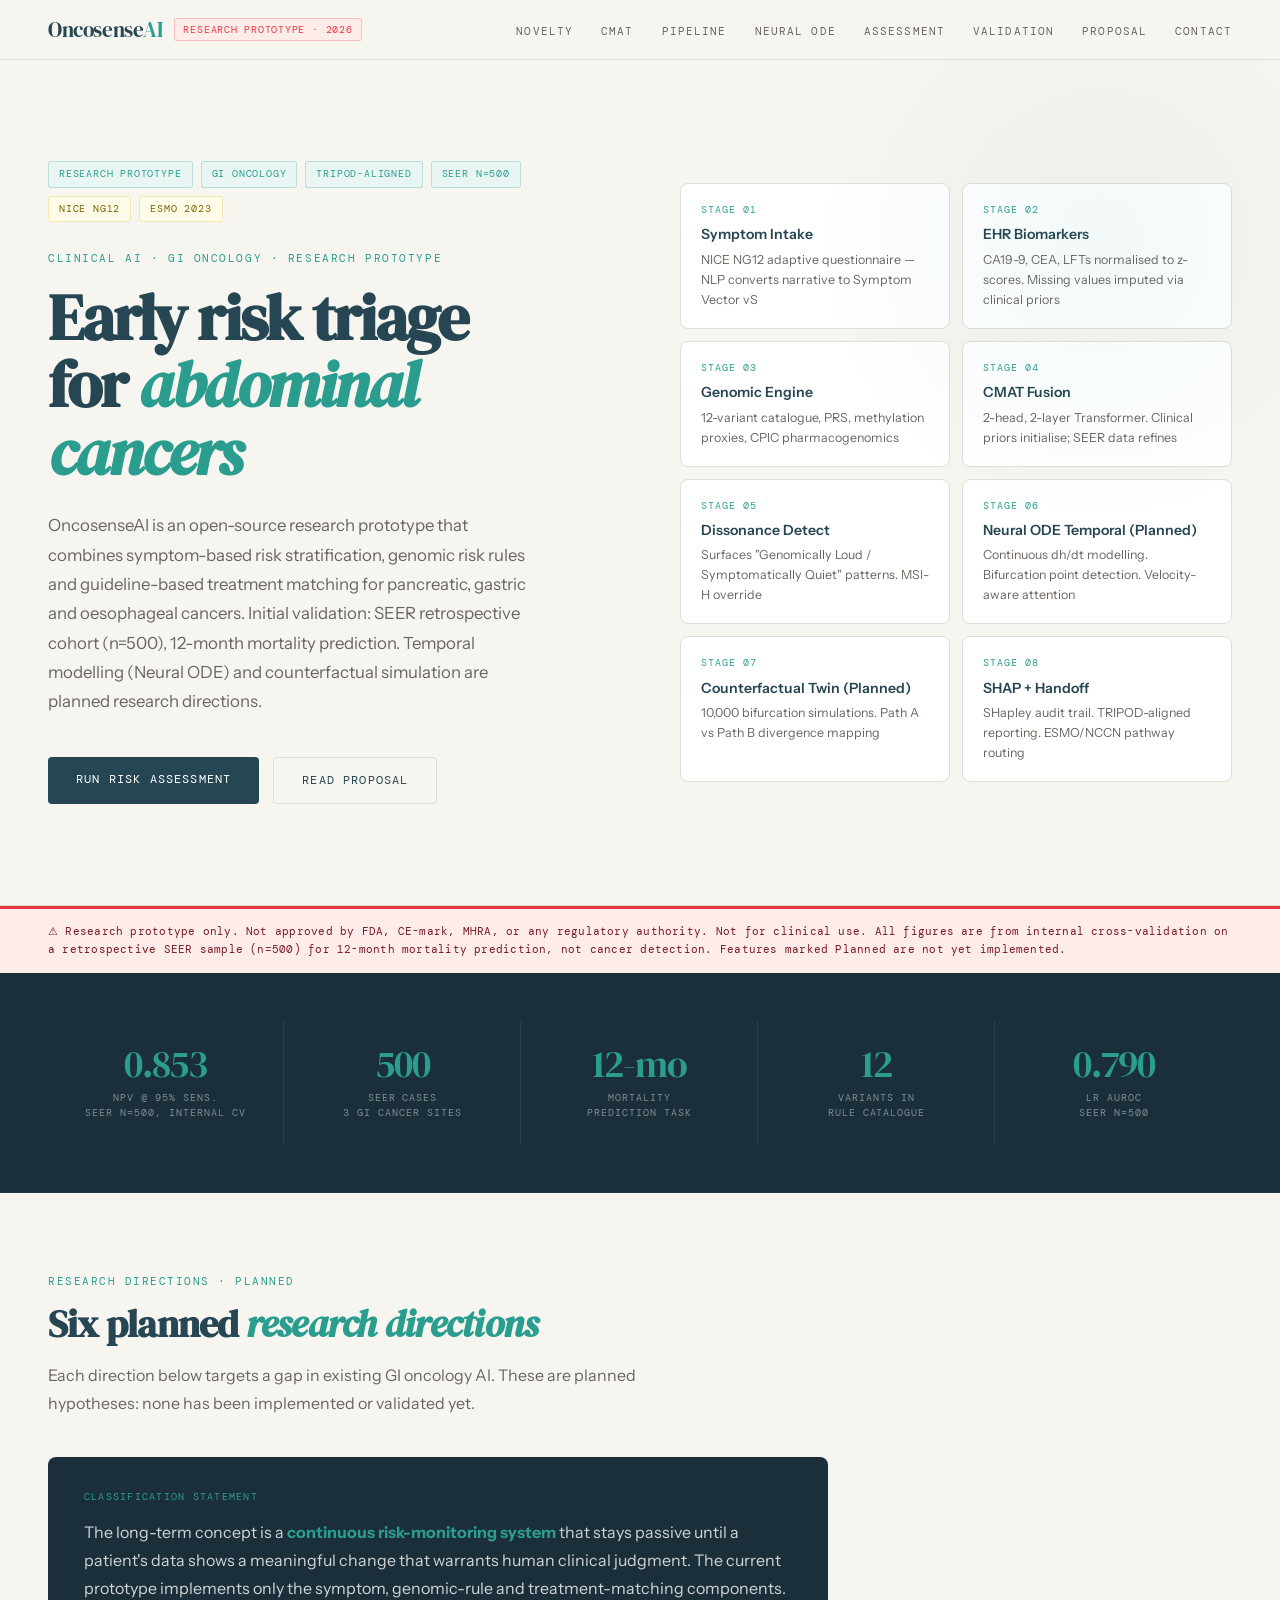
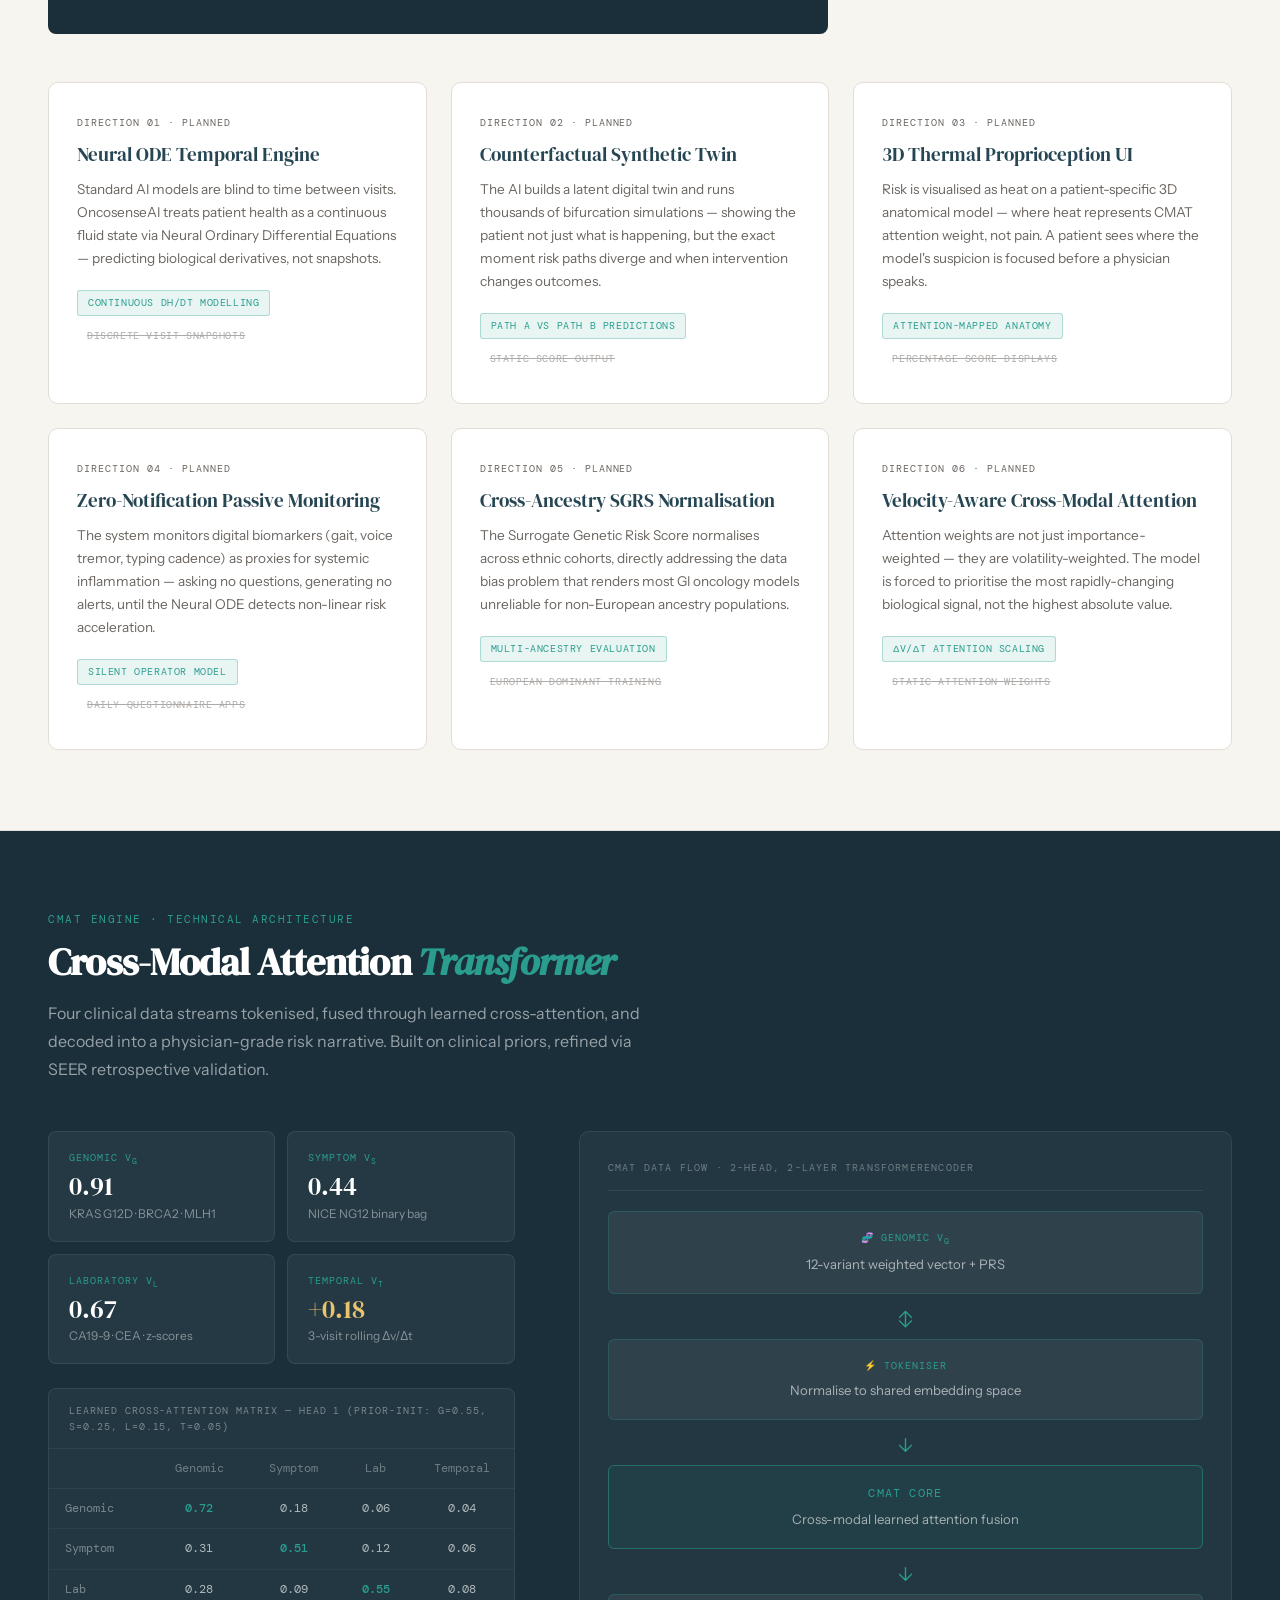
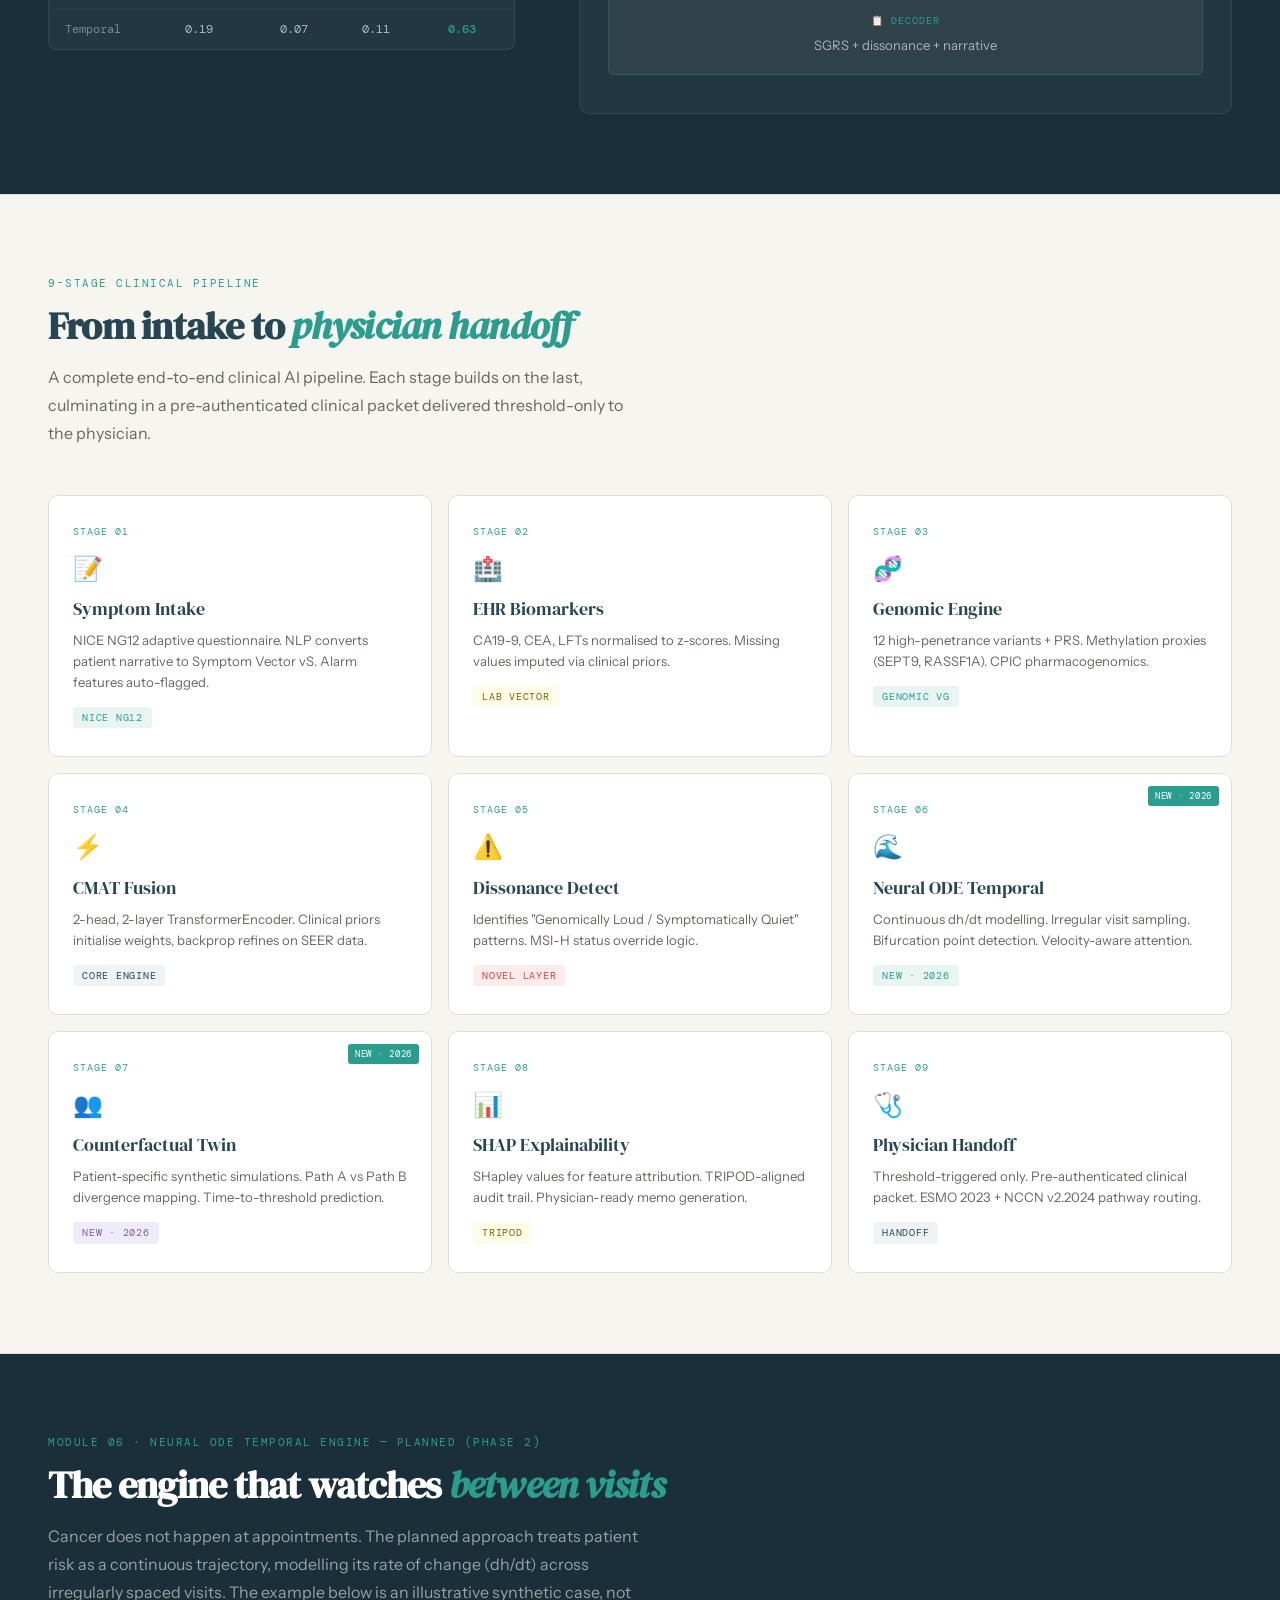
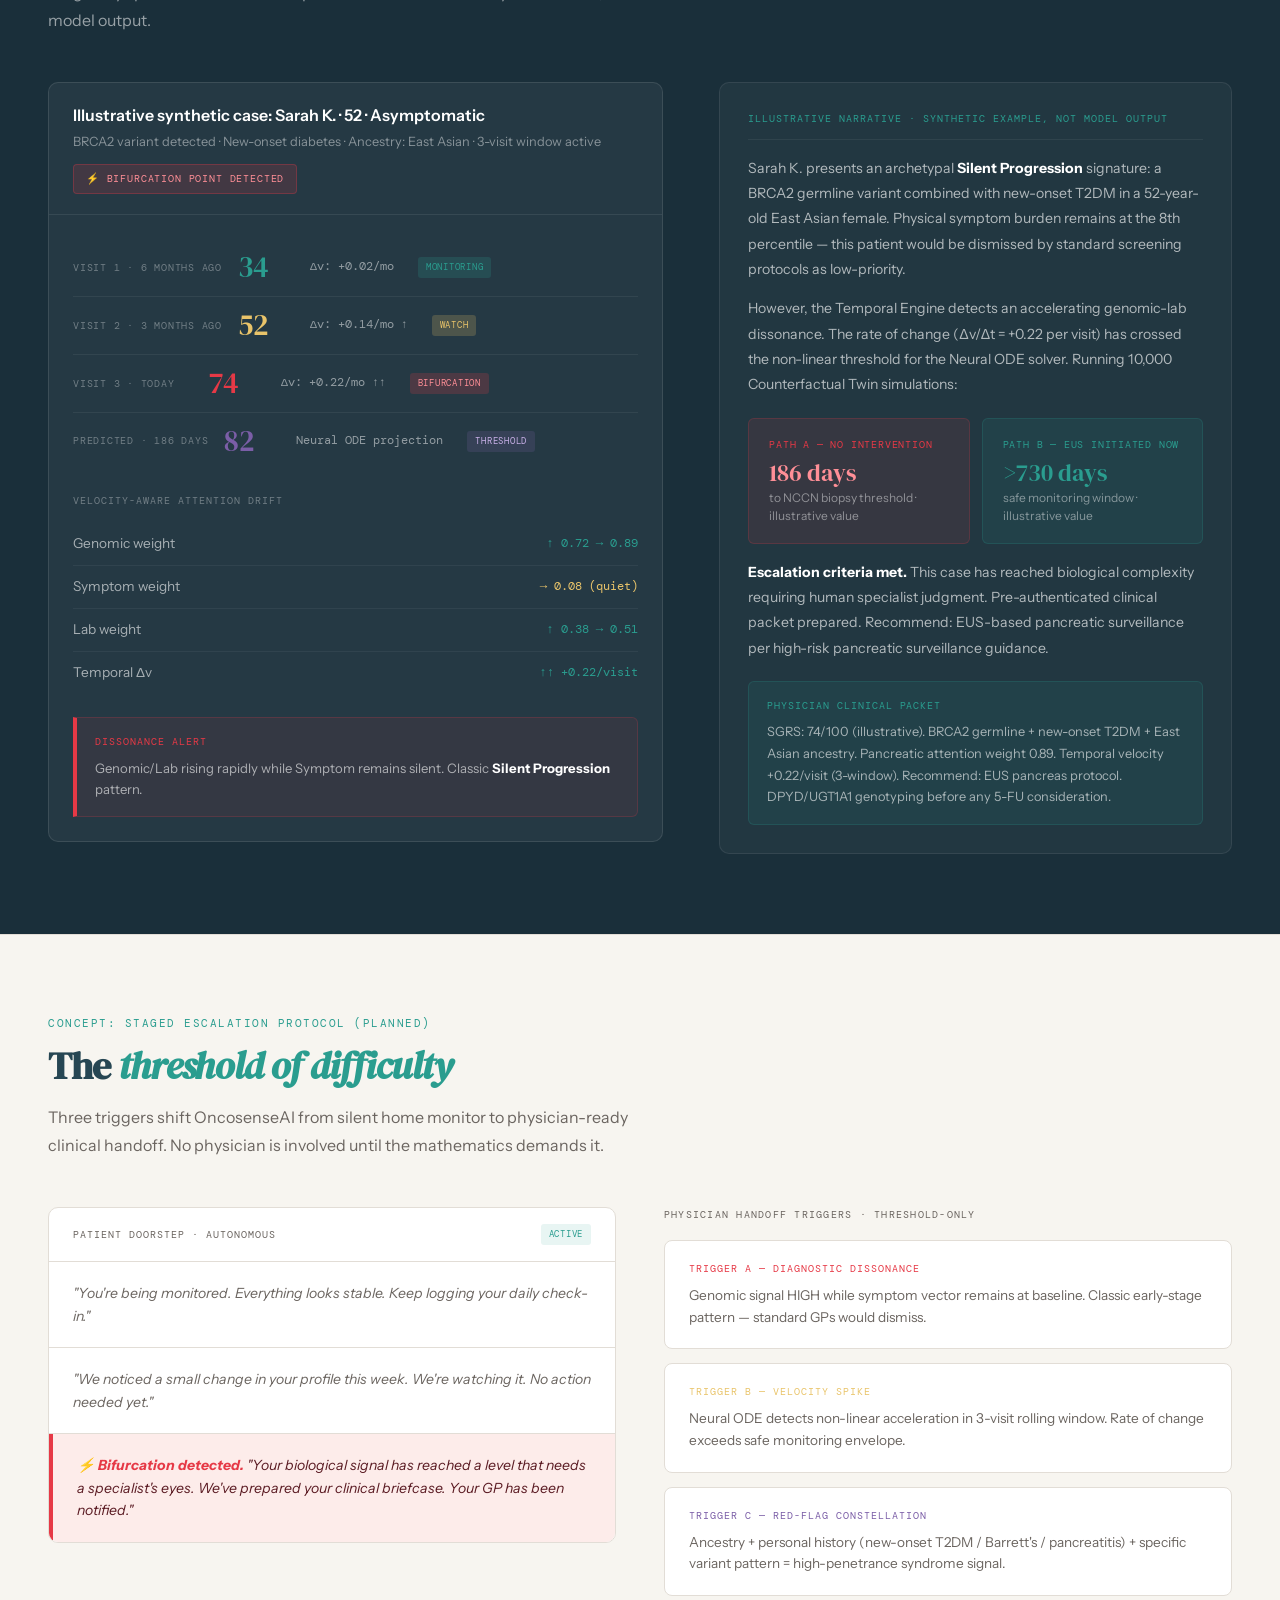
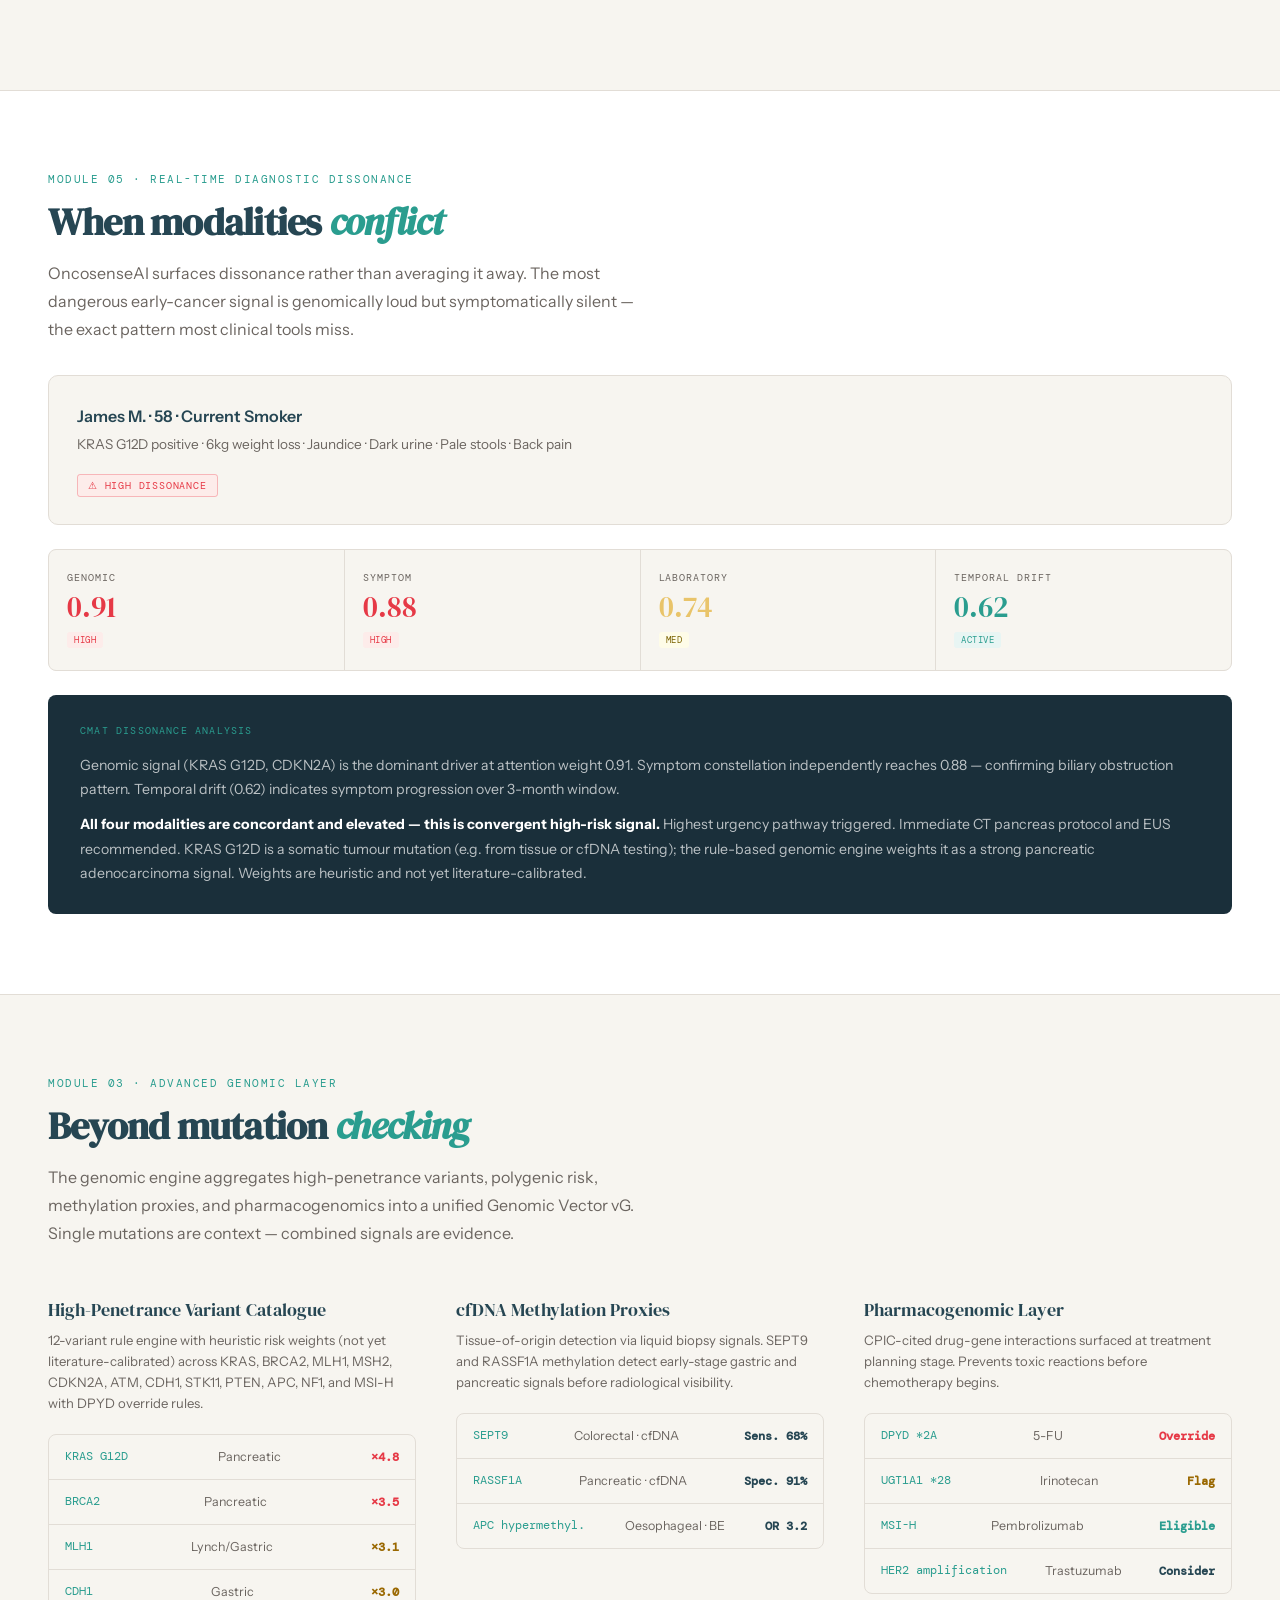
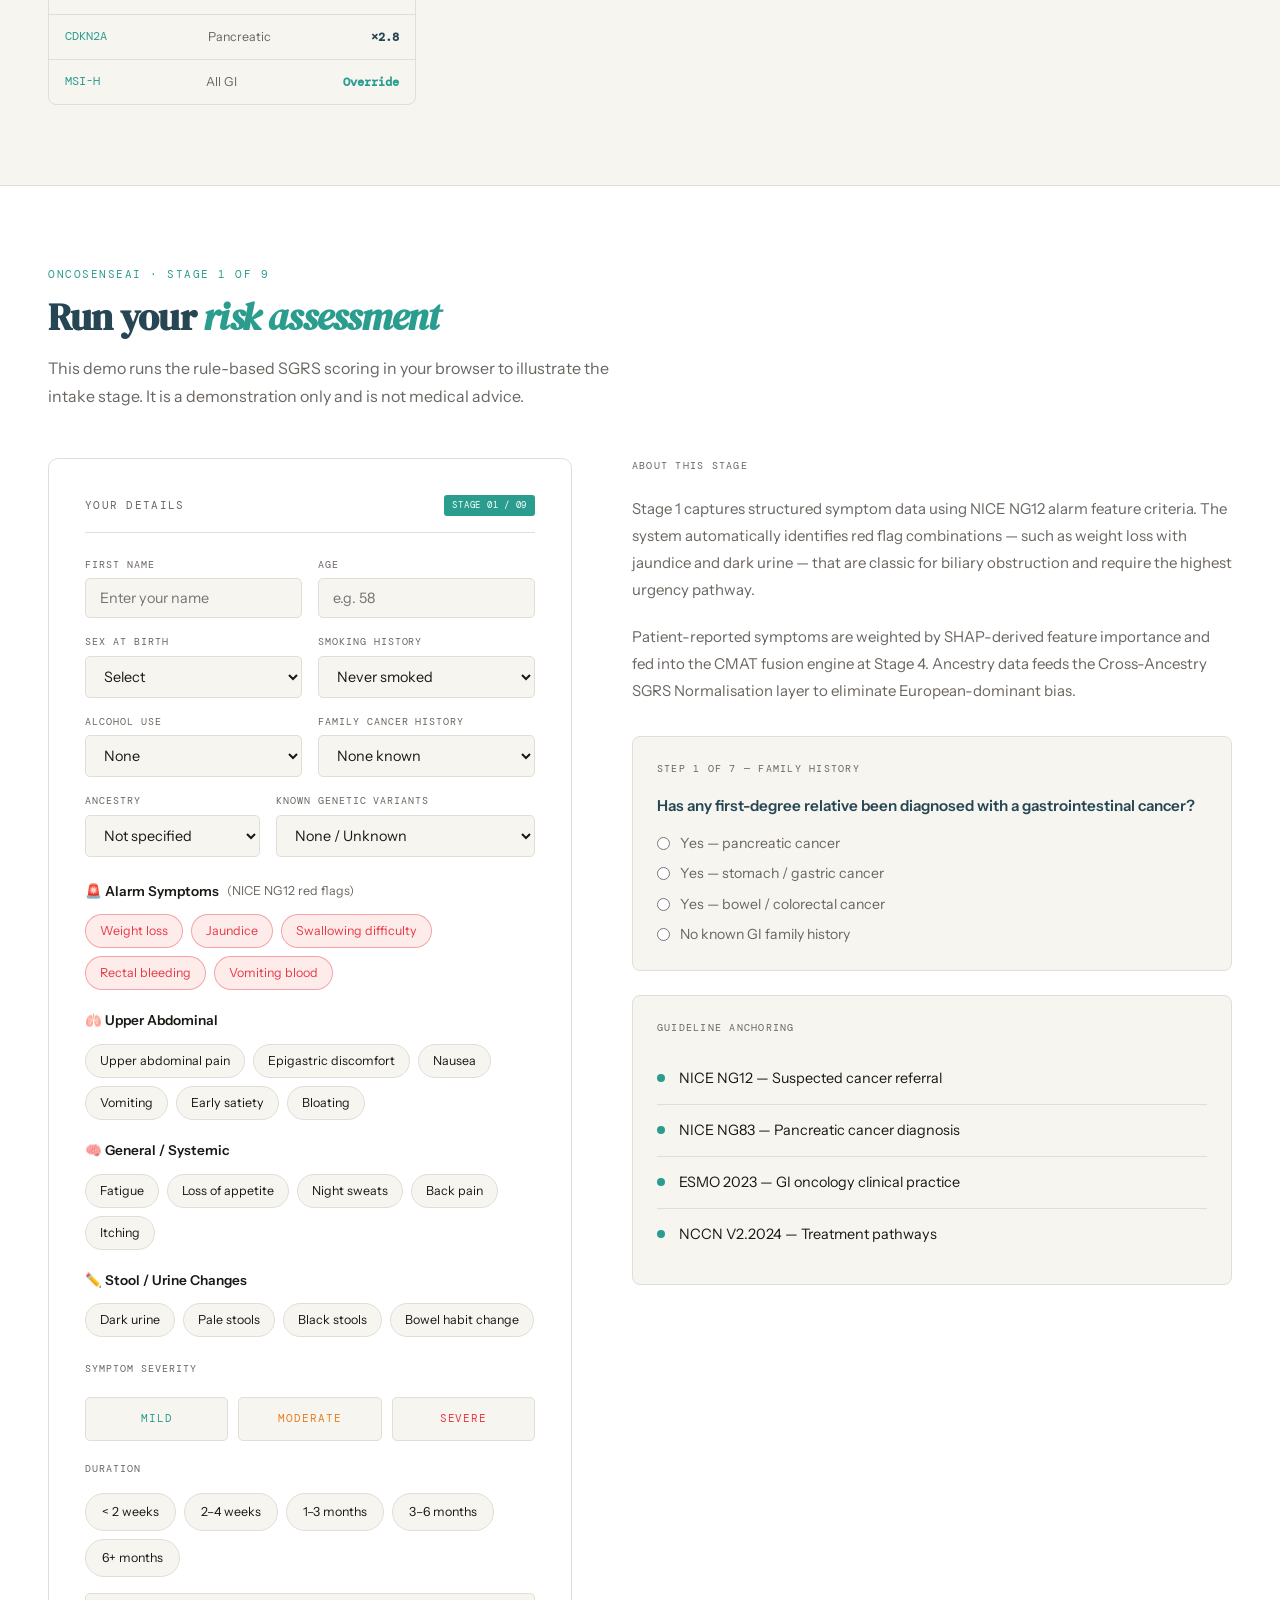
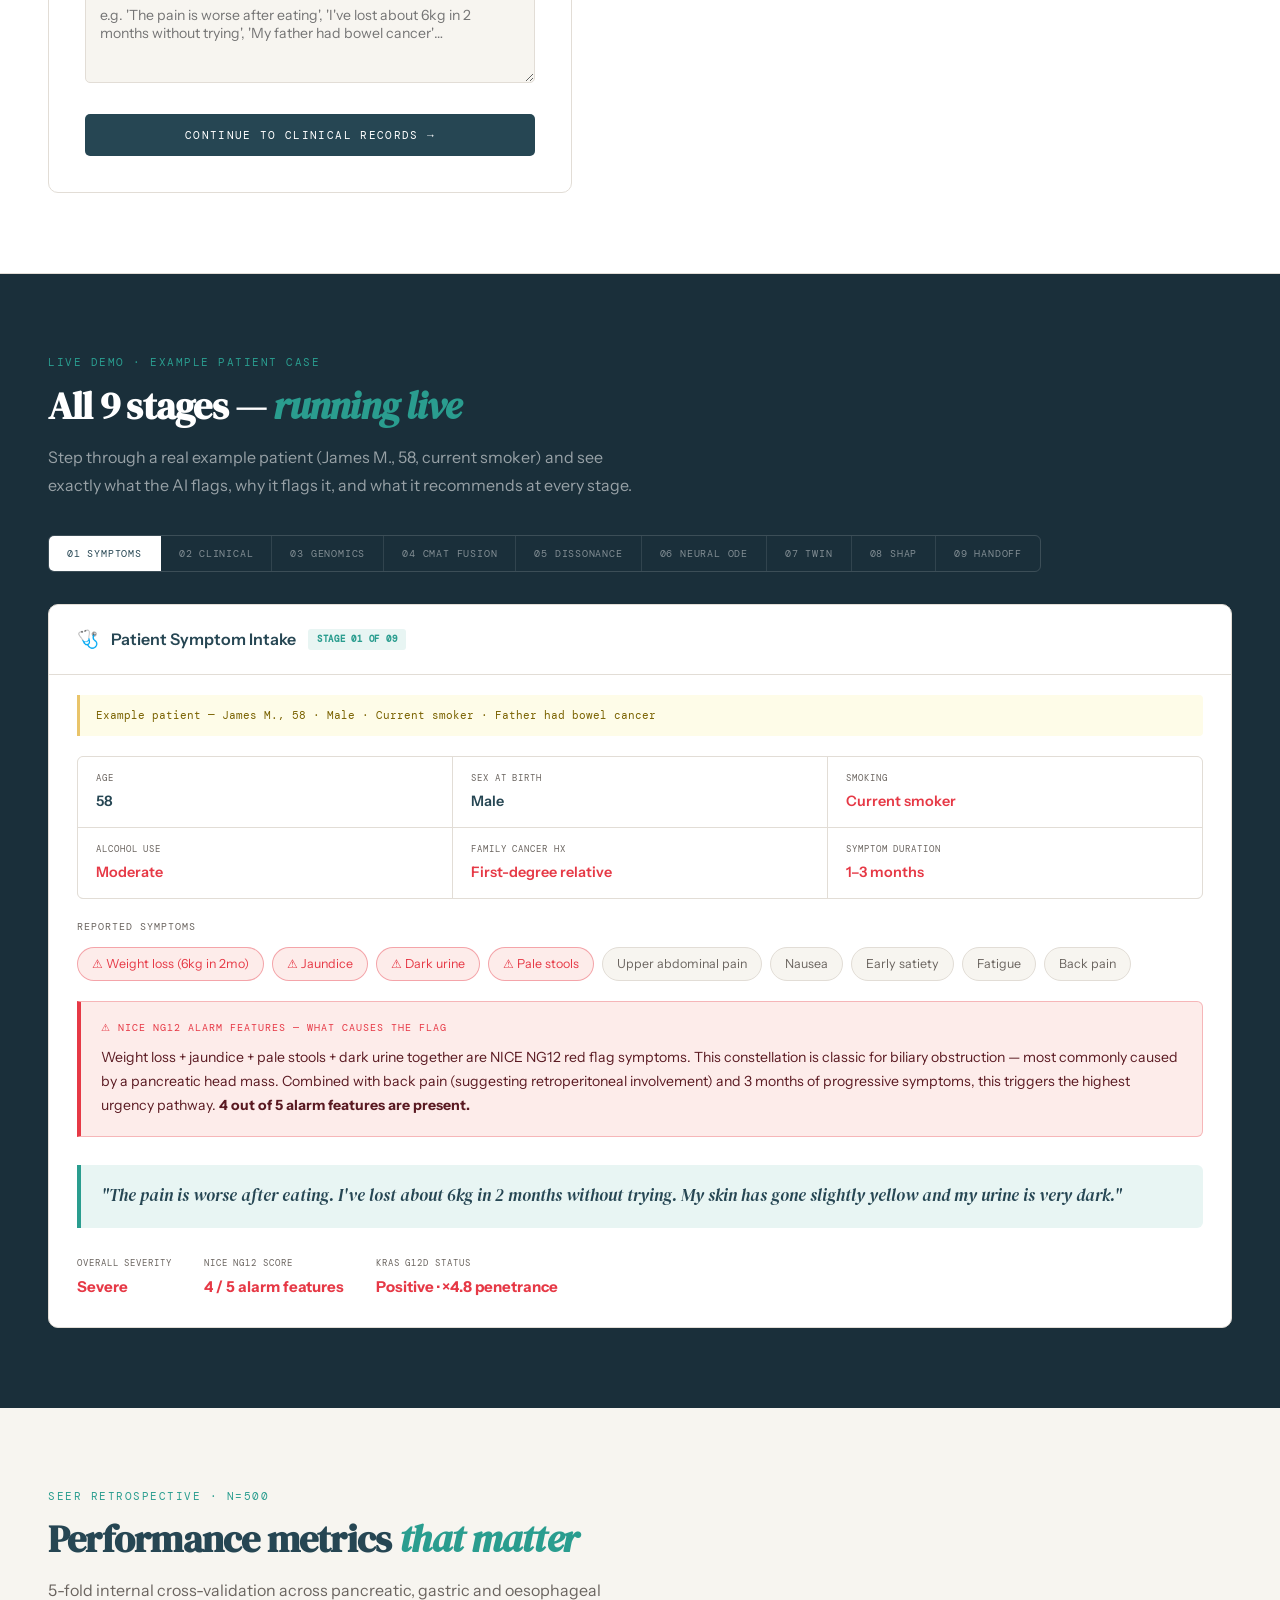
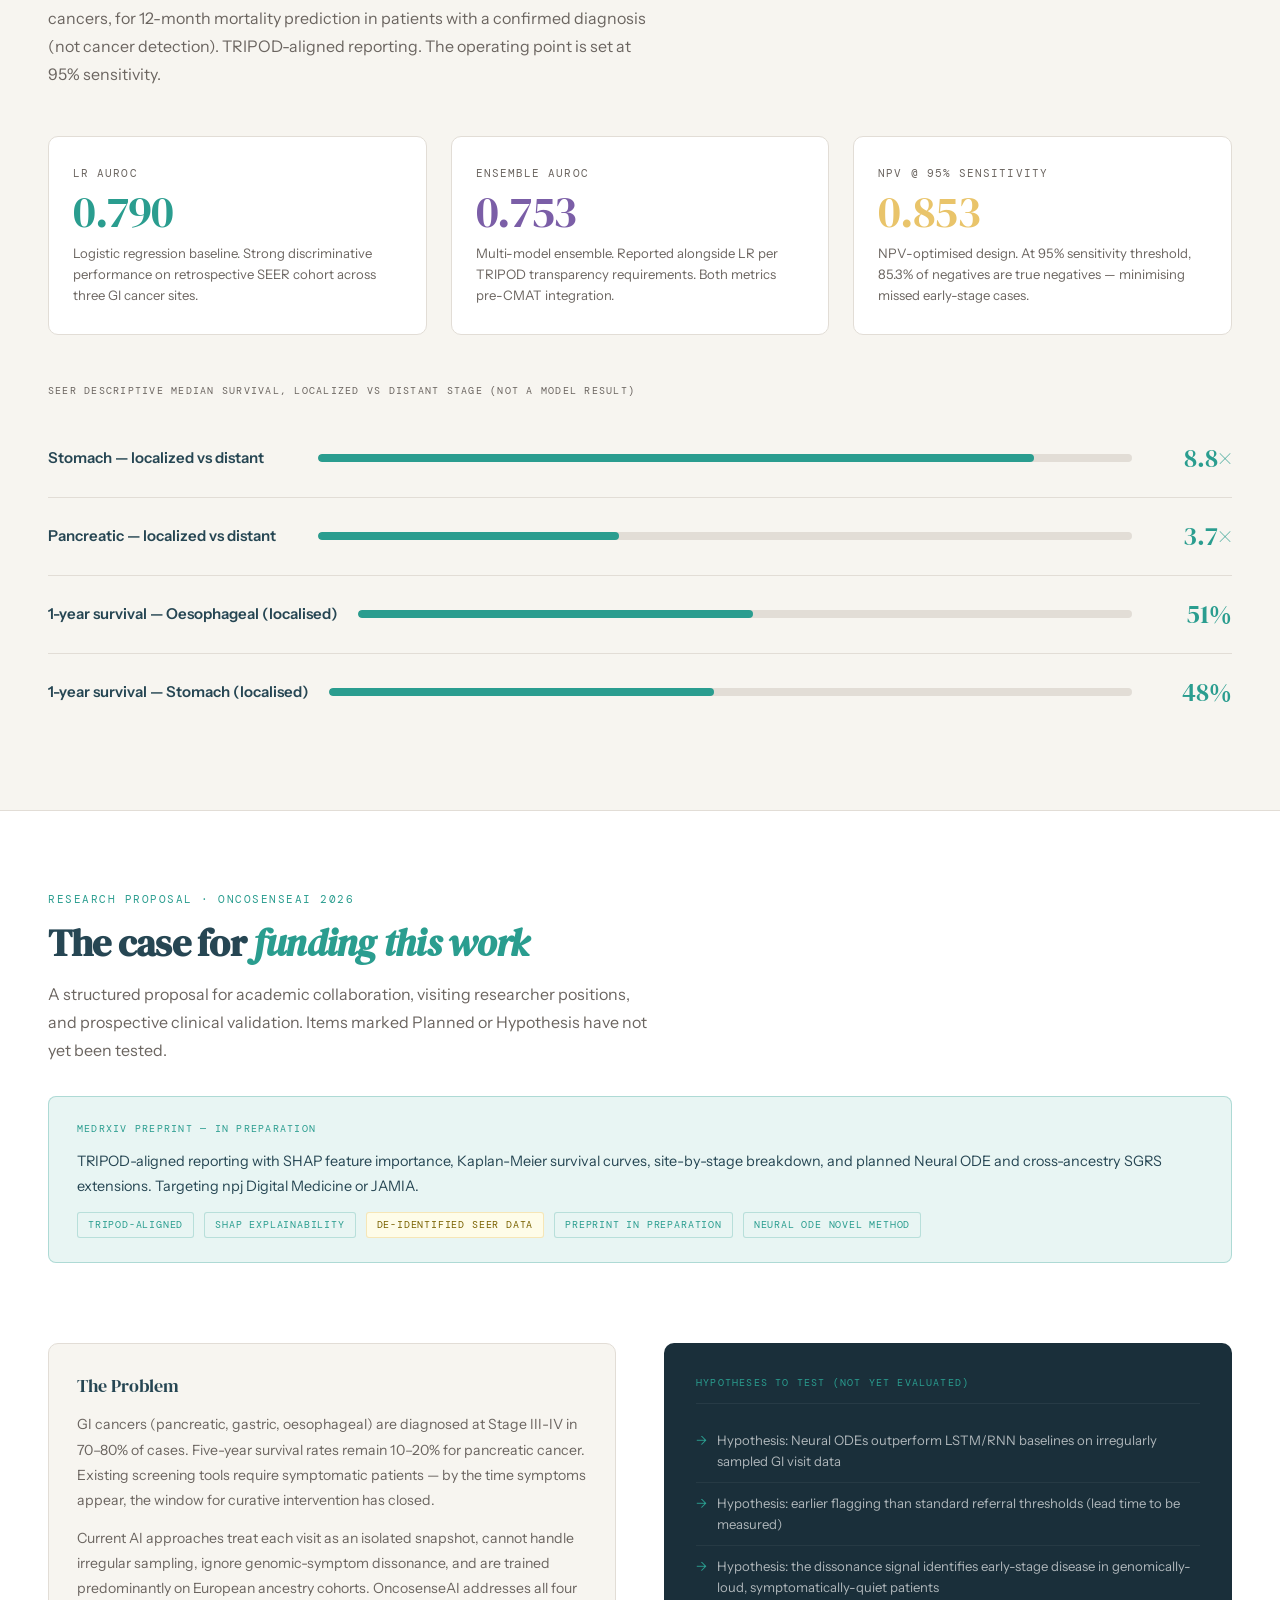
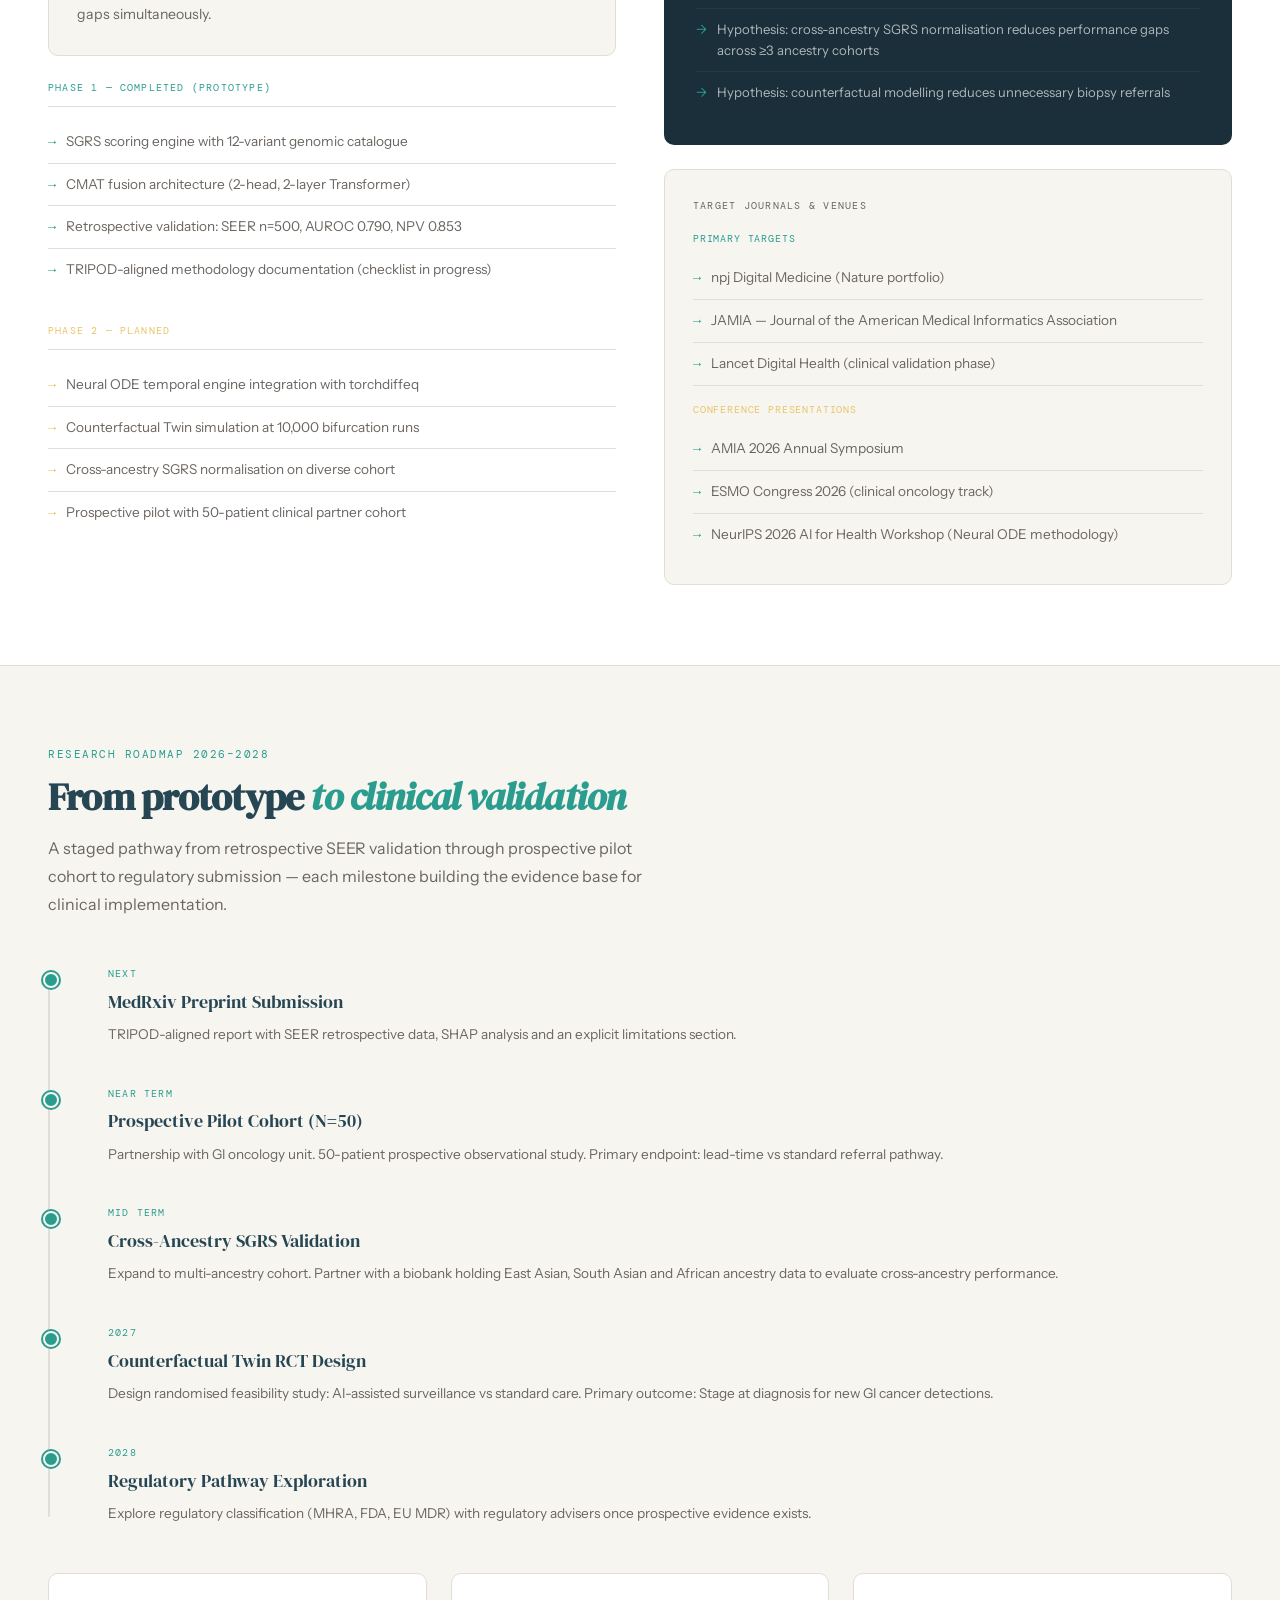
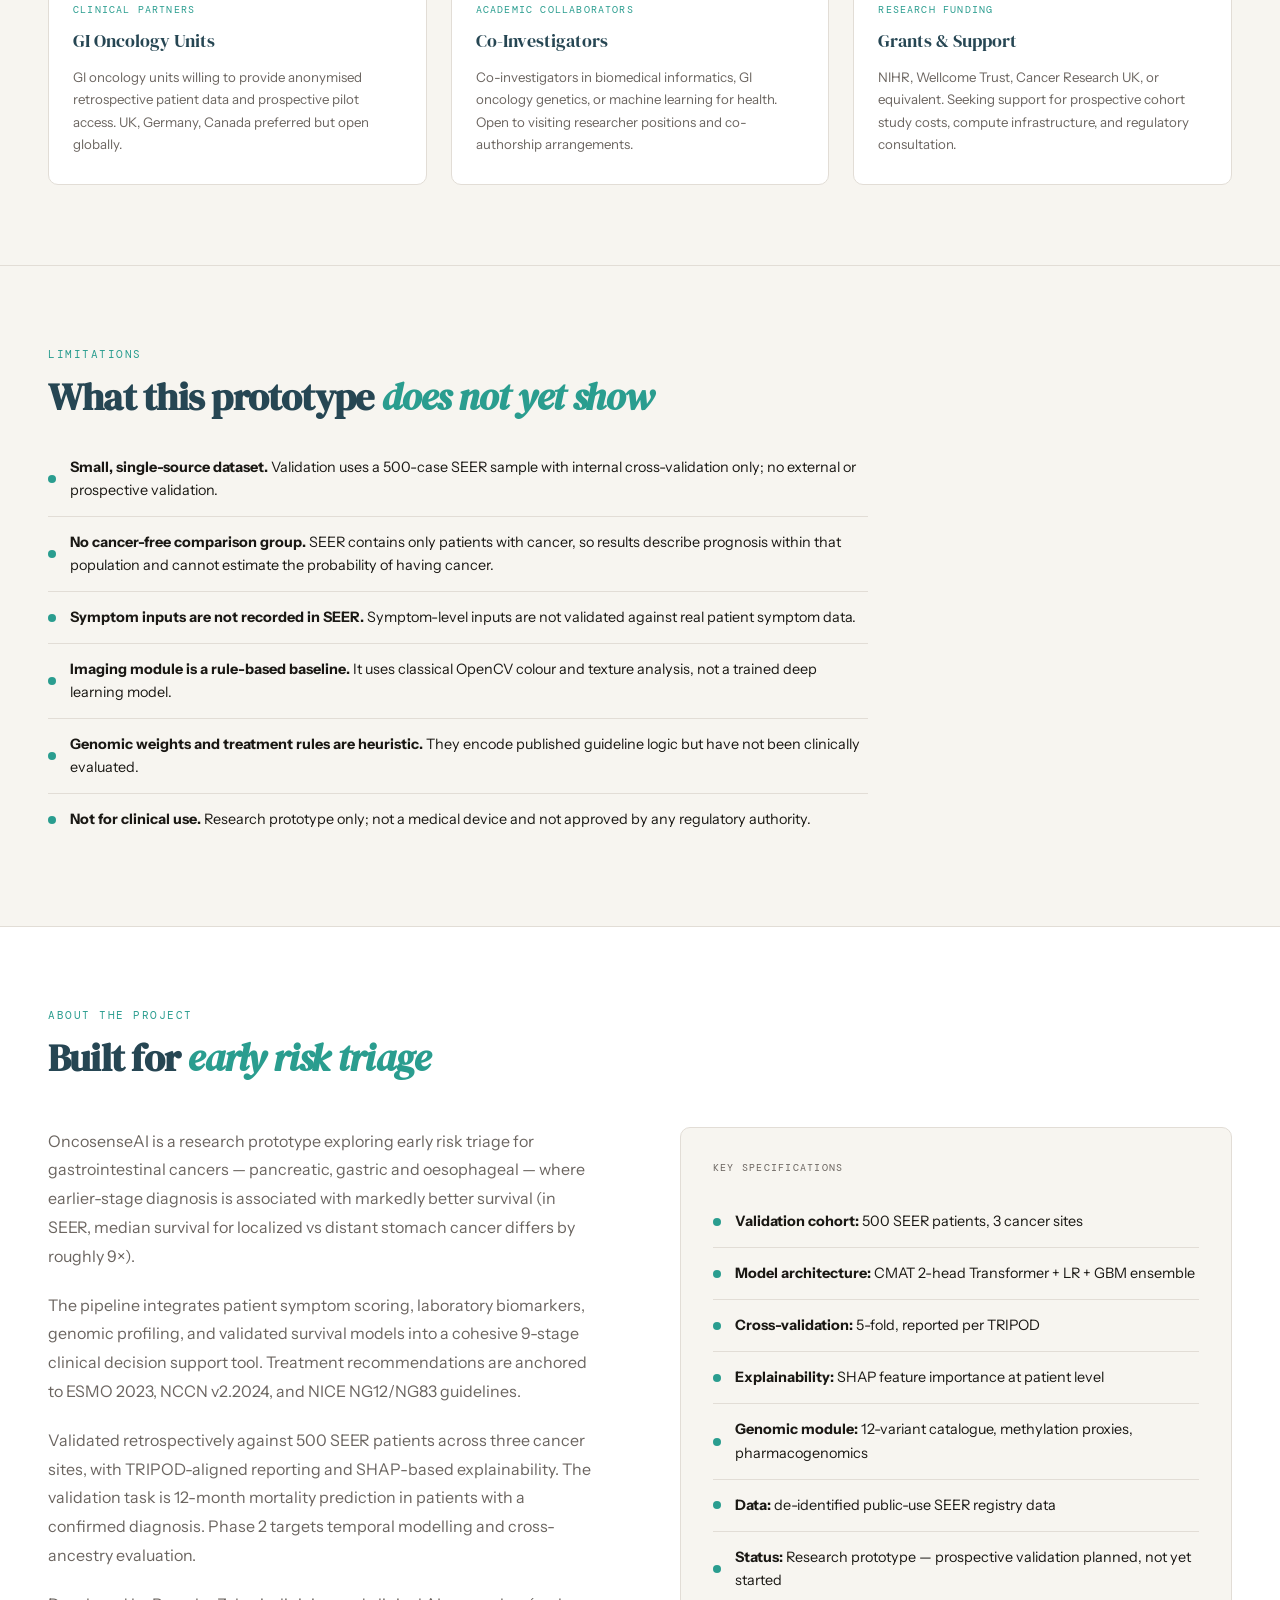
<file: index.html>
<!DOCTYPE html>
<html lang="en">
<head>
<meta charset="UTF-8">
<meta name="viewport" content="width=device-width, initial-scale=1.0">
<title>OncosenseAI — Clinical AI Prototype for Early Abdominal Cancer Risk Triage</title>
<link href="https://fonts.googleapis.com/css2?family=DM+Serif+Display:ital@0;1&family=DM+Mono:wght@300;400;500&family=Instrument+Sans:wght@400;500;600&display=swap" rel="stylesheet">
<style>
  :root {
    --bg: #f7f5f0;
    --surface: #ffffff;
    --border: #e2ddd6;
    --text: #1a1814;
    --text-muted: #6b6560;
    --teal: #2a9d8f;
    --teal-light: #e8f5f3;
    --coral: #e63946;
    --coral-light: #fdecea;
    --amber: #e9c46a;
    --amber-light: #fefce8;
    --violet: #7b5ea7;
    --violet-light: #f0ebf8;
    --ink: #264653;
    --ink-dark: #1a2f3a;
    --mono: 'DM Mono', monospace;
    --serif: 'DM Serif Display', Georgia, serif;
    --sans: 'Instrument Sans', sans-serif;
  }

  * { margin: 0; padding: 0; box-sizing: border-box; }

  html { scroll-behavior: smooth; }

  body {
    background: var(--bg);
    color: var(--text);
    font-family: var(--sans);
    font-size: 15px;
    line-height: 1.6;
  }

  /* ── NAV ── */
  nav {
    position: sticky; top: 0; z-index: 100;
    background: rgba(247,245,240,0.94);
    backdrop-filter: blur(14px);
    border-bottom: 1px solid var(--border);
    padding: 0 48px;
    display: flex; align-items: center; justify-content: space-between;
    height: 60px;
  }
  .nav-logo {
    font-family: var(--serif);
    font-size: 1.3rem;
    color: var(--ink);
    letter-spacing: -0.02em;
  }
  .nav-logo span { color: var(--teal); }
  .nav-badge {
    font-family: var(--mono); font-size: 0.6rem;
    text-transform: uppercase; letter-spacing: 0.08em;
    padding: 3px 8px; border-radius: 3px;
    background: var(--coral-light); color: var(--coral);
    border: 1px solid rgba(230,57,70,0.25);
    margin-left: 12px;
  }
  .nav-links {
    display: flex; gap: 28px; list-style: none;
  }
  .nav-links a {
    font-family: var(--mono); font-size: 0.7rem;
    text-transform: uppercase; letter-spacing: 0.1em;
    color: var(--text-muted); text-decoration: none;
    transition: color 0.2s;
  }
  .nav-links a:hover { color: var(--teal); }

  /* ── HERO ── */
  .hero {
    min-height: 94vh;
    display: grid; grid-template-columns: 1fr 1fr;
    align-items: center;
    padding: 80px 48px;
    gap: 80px;
    border-bottom: 1px solid var(--border);
    position: relative; overflow: hidden;
  }
  .hero::before {
    content: '';
    position: absolute; top: -120px; right: -120px;
    width: 600px; height: 600px; border-radius: 50%;
    background: radial-gradient(circle, rgba(42,157,143,0.06) 0%, transparent 70%);
    pointer-events: none;
  }
  .hero-badge-row {
    display: flex; flex-wrap: wrap; gap: 8px; margin-bottom: 28px;
  }
  .badge {
    font-family: var(--mono); font-size: 0.63rem;
    text-transform: uppercase; letter-spacing: 0.08em;
    padding: 4px 10px; border-radius: 3px;
    background: var(--teal-light); color: var(--teal);
    border: 1px solid rgba(42,157,143,0.25);
  }
  .badge.red { background: var(--coral-light); color: var(--coral); border-color: rgba(230,57,70,0.25); }
  .badge.amber { background: var(--amber-light); color: #7a6200; border-color: rgba(233,196,106,0.4); }
  .hero-eyebrow {
    font-family: var(--mono); font-size: 0.7rem;
    text-transform: uppercase; letter-spacing: 0.14em;
    color: var(--teal); margin-bottom: 16px;
  }
  .hero h1 {
    font-family: var(--serif);
    font-size: clamp(2.8rem, 5vw, 4.4rem);
    line-height: 1.06;
    letter-spacing: -0.03em;
    color: var(--ink);
    margin-bottom: 24px;
  }
  .hero h1 em { color: var(--teal); font-style: italic; }
  .hero-sub {
    color: var(--text-muted);
    font-size: 1.05rem;
    line-height: 1.75;
    max-width: 480px;
    margin-bottom: 40px;
  }
  .hero-cta {
    display: flex; gap: 14px; flex-wrap: wrap;
  }
  .btn-primary {
    background: var(--ink); color: #fff;
    padding: 13px 28px; border-radius: 4px;
    font-family: var(--mono); font-size: 0.73rem;
    text-transform: uppercase; letter-spacing: 0.1em;
    text-decoration: none; border: none; cursor: pointer;
    transition: background 0.2s, transform 0.15s;
    display: inline-block;
  }
  .btn-primary:hover { background: var(--teal); transform: translateY(-1px); }
  .btn-outline {
    background: transparent; color: var(--ink);
    padding: 13px 28px; border-radius: 4px;
    font-family: var(--mono); font-size: 0.73rem;
    text-transform: uppercase; letter-spacing: 0.1em;
    text-decoration: none; border: 1.5px solid var(--border);
    cursor: pointer; transition: border-color 0.2s, color 0.2s, transform 0.15s;
    display: inline-block;
  }
  .btn-outline:hover { border-color: var(--teal); color: var(--teal); transform: translateY(-1px); }

  /* hero right — pipeline stages */
  .pipeline-visual {
    display: grid; grid-template-columns: 1fr 1fr;
    gap: 12px;
  }
  .stage-card {
    background: var(--surface);
    border: 1px solid var(--border);
    border-radius: 8px;
    padding: 18px 20px;
    transition: border-color 0.2s, transform 0.2s;
  }
  .stage-card:hover { border-color: var(--teal); transform: translateY(-2px); }
  .stage-num {
    font-family: var(--mono); font-size: 0.6rem;
    color: var(--teal); text-transform: uppercase;
    letter-spacing: 0.1em; margin-bottom: 6px;
  }
  .stage-name {
    font-weight: 600; font-size: 0.88rem; color: var(--ink);
  }
  .stage-desc {
    font-size: 0.78rem; color: var(--text-muted); margin-top: 4px;
  }

  /* warning banner */
  .warning-banner {
    background: var(--coral-light);
    border-top: 3px solid var(--coral);
    padding: 14px 48px;
    font-family: var(--mono); font-size: 0.7rem;
    color: #7a1a22;
    letter-spacing: 0.02em;
  }

  /* ── METRICS STRIP ── */
  .metrics-strip {
    background: var(--ink-dark);
    padding: 48px;
    display: grid; grid-template-columns: repeat(5, 1fr);
    gap: 1px;
    border-bottom: 1px solid rgba(255,255,255,0.05);
  }
  .metric-pill {
    text-align: center; padding: 24px 16px;
    border-right: 1px solid rgba(255,255,255,0.08);
  }
  .metric-pill:last-child { border-right: none; }
  .metric-pill-value {
    font-family: var(--serif); font-size: 2.4rem;
    color: var(--teal); letter-spacing: -0.03em;
    line-height: 1; margin-bottom: 8px;
  }
  .metric-pill-label {
    font-family: var(--mono); font-size: 0.6rem;
    text-transform: uppercase; letter-spacing: 0.1em;
    color: rgba(255,255,255,0.45); line-height: 1.5;
  }

  /* ── SECTION SHARED ── */
  section { padding: 80px 48px; border-bottom: 1px solid var(--border); }
  .section-label {
    font-family: var(--mono); font-size: 0.67rem;
    text-transform: uppercase; letter-spacing: 0.14em;
    color: var(--teal); margin-bottom: 12px;
  }
  .section-title {
    font-family: var(--serif); font-size: clamp(1.8rem, 3vw, 2.7rem);
    line-height: 1.12; letter-spacing: -0.02em;
    color: var(--ink); margin-bottom: 16px;
  }
  .section-sub {
    color: var(--text-muted); font-size: 1rem;
    max-width: 600px; line-height: 1.75;
  }

  /* ── CLASSIFICATION STATEMENT ── */
  .classification-box {
    margin-top: 40px;
    background: var(--ink-dark); color: #fff;
    border-radius: 8px; padding: 32px 36px;
    max-width: 780px;
  }
  .classification-box .mono-label {
    font-family: var(--mono); font-size: 0.65rem;
    text-transform: uppercase; letter-spacing: 0.12em;
    color: var(--teal); margin-bottom: 12px;
  }
  .classification-box p {
    font-size: 1rem; line-height: 1.75;
    color: rgba(255,255,255,0.8);
  }
  .classification-box strong { color: var(--teal); }

  /* ── NOVELTY PILLARS ── */
  .novelty-grid {
    display: grid; grid-template-columns: repeat(3, 1fr);
    gap: 24px; margin-top: 48px;
  }
  .novelty-card {
    background: var(--surface);
    border: 1px solid var(--border);
    border-radius: 10px; padding: 32px 28px;
    transition: border-color 0.2s, transform 0.2s;
    position: relative;
  }
  .novelty-card:hover { border-color: var(--teal); transform: translateY(-3px); }
  .novelty-num {
    font-family: var(--mono); font-size: 0.62rem;
    text-transform: uppercase; letter-spacing: 0.1em;
    color: var(--text-muted); margin-bottom: 12px;
  }
  .novelty-title {
    font-family: var(--serif); font-size: 1.2rem;
    color: var(--ink); margin-bottom: 12px; line-height: 1.2;
  }
  .novelty-desc {
    font-size: 0.85rem; color: var(--text-muted); line-height: 1.7;
    margin-bottom: 20px;
  }
  .novelty-compare {
    display: flex; gap: 8px; align-items: center; flex-wrap: wrap;
  }
  .novelty-tag {
    font-family: var(--mono); font-size: 0.62rem;
    padding: 4px 10px; border-radius: 3px;
    text-transform: uppercase; letter-spacing: 0.06em;
  }
  .novelty-tag.yes {
    background: var(--teal-light); color: var(--teal);
    border: 1px solid rgba(42,157,143,0.3);
  }
  .novelty-tag.no {
    text-decoration: line-through;
    color: var(--text-muted); opacity: 0.55;
  }

  /* ── CMAT ARCHITECTURE ── */
  .cmat-section { background: var(--ink-dark); color: #fff; }
  .cmat-section .section-title { color: #fff; }
  .cmat-section .section-sub { color: rgba(255,255,255,0.55); }
  .cmat-section .section-label { color: var(--teal); }

  .cmat-grid {
    display: grid; grid-template-columns: 1fr 1.4fr;
    gap: 64px; margin-top: 48px; align-items: start;
  }
  .cmat-flow {
    background: rgba(255,255,255,0.04);
    border: 1px solid rgba(255,255,255,0.08);
    border-radius: 10px; padding: 28px;
  }
  .cmat-flow-label {
    font-family: var(--mono); font-size: 0.62rem;
    text-transform: uppercase; letter-spacing: 0.12em;
    color: rgba(255,255,255,0.35); margin-bottom: 20px;
    padding-bottom: 14px; border-bottom: 1px solid rgba(255,255,255,0.08);
  }
  .cmat-node {
    background: rgba(255,255,255,0.06);
    border: 1px solid rgba(42,157,143,0.25);
    border-radius: 6px; padding: 18px 20px;
    margin-bottom: 10px; text-align: center;
  }
  .cmat-node-label {
    font-family: var(--mono); font-size: 0.62rem;
    text-transform: uppercase; letter-spacing: 0.1em;
    color: var(--teal); margin-bottom: 6px;
  }
  .cmat-node-desc {
    font-size: 0.82rem; color: rgba(255,255,255,0.6);
  }
  .cmat-arrow {
    text-align: center; font-size: 1.2rem; color: var(--teal);
    margin: 4px 0;
  }
  .modality-grid {
    display: grid; grid-template-columns: 1fr 1fr;
    gap: 12px; margin-bottom: 24px;
  }
  .modality-card {
    background: rgba(255,255,255,0.05);
    border: 1px solid rgba(255,255,255,0.08);
    border-radius: 8px; padding: 18px 20px;
  }
  .modality-label {
    font-family: var(--mono); font-size: 0.6rem;
    text-transform: uppercase; letter-spacing: 0.1em;
    color: var(--teal); margin-bottom: 6px;
  }
  .modality-value {
    font-family: var(--serif); font-size: 1.6rem;
    color: #fff; line-height: 1; margin-bottom: 4px;
  }
  .modality-desc {
    font-size: 0.75rem; color: rgba(255,255,255,0.45);
  }
  .attention-table {
    background: rgba(255,255,255,0.04);
    border: 1px solid rgba(255,255,255,0.08);
    border-radius: 8px; overflow: hidden;
  }
  .attention-table-header {
    font-family: var(--mono); font-size: 0.6rem;
    text-transform: uppercase; letter-spacing: 0.1em;
    color: rgba(255,255,255,0.4); padding: 14px 20px;
    border-bottom: 1px solid rgba(255,255,255,0.06);
  }
  .attn-table {
    width: 100%; border-collapse: collapse;
    font-family: var(--mono); font-size: 0.75rem;
  }
  .attn-table th, .attn-table td {
    padding: 10px 16px; text-align: center;
  }
  .attn-table th {
    color: rgba(255,255,255,0.35); font-weight: 400;
    border-bottom: 1px solid rgba(255,255,255,0.06);
  }
  .attn-table td {
    color: rgba(255,255,255,0.65);
    border-bottom: 1px solid rgba(255,255,255,0.04);
  }
  .attn-table td.hi { color: var(--teal); font-weight: 500; }
  .attn-table tr:last-child td { border-bottom: none; }
  .attn-table td:first-child { text-align: left; color: rgba(255,255,255,0.4); }

  /* ── 9-STAGE PIPELINE ── */
  .pipeline-full {
    display: grid; grid-template-columns: repeat(3, 1fr);
    gap: 16px; margin-top: 48px;
  }
  .pipeline-stage {
    background: var(--surface);
    border: 1px solid var(--border);
    border-radius: 10px; padding: 28px 24px;
    position: relative; transition: border-color 0.2s, transform 0.2s;
  }
  .pipeline-stage:hover { border-color: var(--teal); transform: translateY(-2px); }
  .pipeline-stage.new-2026::before {
    content: 'NEW · 2026';
    position: absolute; top: 12px; right: 12px;
    font-family: var(--mono); font-size: 0.55rem;
    text-transform: uppercase; letter-spacing: 0.08em;
    background: var(--teal); color: #fff;
    padding: 3px 7px; border-radius: 3px;
  }
  .pipeline-stage-num {
    font-family: var(--mono); font-size: 0.62rem;
    text-transform: uppercase; letter-spacing: 0.1em;
    color: var(--teal); margin-bottom: 10px;
  }
  .pipeline-stage-icon { font-size: 1.5rem; margin-bottom: 10px; }
  .pipeline-stage-name {
    font-family: var(--serif); font-size: 1.15rem;
    color: var(--ink); margin-bottom: 10px; line-height: 1.2;
  }
  .pipeline-stage-desc {
    font-size: 0.82rem; color: var(--text-muted); line-height: 1.6;
  }
  .pipeline-stage-tag {
    display: inline-block; margin-top: 14px;
    font-family: var(--mono); font-size: 0.6rem;
    text-transform: uppercase; letter-spacing: 0.08em;
    padding: 3px 9px; border-radius: 3px;
  }
  .pipeline-stage-tag.teal { background: var(--teal-light); color: var(--teal); }
  .pipeline-stage-tag.amber { background: var(--amber-light); color: #7a6200; }
  .pipeline-stage-tag.coral { background: var(--coral-light); color: var(--coral); }
  .pipeline-stage-tag.violet { background: var(--violet-light); color: var(--violet); }
  .pipeline-stage-tag.ink { background: #f0f3f5; color: var(--ink); }

  /* ── NEURAL ODE MODULE ── */
  .ode-section { background: var(--ink-dark); color: #fff; }
  .ode-section .section-title { color: #fff; }
  .ode-section .section-sub { color: rgba(255,255,255,0.55); }
  .ode-section .section-label { color: var(--teal); }

  .ode-grid {
    display: grid; grid-template-columns: 1.2fr 1fr;
    gap: 56px; margin-top: 48px; align-items: start;
  }
  .ode-patient-card {
    background: rgba(255,255,255,0.05);
    border: 1px solid rgba(255,255,255,0.1);
    border-radius: 10px; overflow: hidden;
  }
  .ode-patient-header {
    padding: 20px 24px;
    border-bottom: 1px solid rgba(255,255,255,0.08);
  }
  .ode-patient-name {
    font-size: 1rem; font-weight: 600; color: #fff; margin-bottom: 4px;
  }
  .ode-patient-meta {
    font-size: 0.8rem; color: rgba(255,255,255,0.45); line-height: 1.5;
  }
  .bifurcation-badge {
    display: inline-flex; align-items: center; gap: 6px;
    margin-top: 12px;
    background: rgba(230,57,70,0.15); border: 1px solid rgba(230,57,70,0.3);
    border-radius: 4px; padding: 6px 12px;
    font-family: var(--mono); font-size: 0.65rem;
    text-transform: uppercase; letter-spacing: 0.08em;
    color: #ff8f97;
  }
  .visit-timeline {
    padding: 24px;
  }
  .visit-item {
    display: flex; align-items: center; gap: 16px;
    padding: 14px 0; border-bottom: 1px solid rgba(255,255,255,0.06);
  }
  .visit-item:last-child { border-bottom: none; }
  .visit-label {
    font-family: var(--mono); font-size: 0.6rem;
    text-transform: uppercase; letter-spacing: 0.08em;
    color: rgba(255,255,255,0.35); min-width: 120px;
  }
  .visit-score {
    font-family: var(--serif); font-size: 1.8rem;
    line-height: 1; min-width: 56px;
  }
  .visit-score.monitoring { color: var(--teal); }
  .visit-score.watch { color: var(--amber); }
  .visit-score.bifurcation { color: var(--coral); }
  .visit-score.threshold { color: var(--violet); }
  .visit-delta {
    font-family: var(--mono); font-size: 0.72rem;
    color: rgba(255,255,255,0.5); margin-right: 8px;
  }
  .visit-tag {
    font-family: var(--mono); font-size: 0.58rem;
    text-transform: uppercase; letter-spacing: 0.08em;
    padding: 3px 8px; border-radius: 3px;
  }
  .visit-tag.monitoring { background: rgba(42,157,143,0.2); color: var(--teal); }
  .visit-tag.watch { background: rgba(233,196,106,0.2); color: var(--amber); }
  .visit-tag.bifurcation { background: rgba(230,57,70,0.2); color: #ff8f97; }
  .visit-tag.threshold { background: rgba(123,94,167,0.2); color: #c9b0e8; }

  .velocity-drift {
    padding: 0 24px 24px;
  }
  .velocity-label {
    font-family: var(--mono); font-size: 0.62rem;
    text-transform: uppercase; letter-spacing: 0.1em;
    color: rgba(255,255,255,0.35); margin-bottom: 14px;
  }
  .velocity-row {
    display: flex; justify-content: space-between; align-items: center;
    padding: 10px 0; border-bottom: 1px solid rgba(255,255,255,0.05);
    font-size: 0.85rem;
  }
  .velocity-row:last-child { border-bottom: none; }
  .velocity-name { color: rgba(255,255,255,0.6); }
  .velocity-val { font-family: var(--mono); font-size: 0.78rem; }
  .velocity-val.up { color: var(--teal); }
  .velocity-val.quiet { color: var(--amber); }

  .dissonance-alert {
    margin: 0 24px 24px;
    background: rgba(230,57,70,0.08);
    border: 1px solid rgba(230,57,70,0.2);
    border-left: 4px solid var(--coral);
    border-radius: 0 6px 6px 0; padding: 16px 18px;
  }
  .dissonance-alert-label {
    font-family: var(--mono); font-size: 0.62rem;
    text-transform: uppercase; letter-spacing: 0.1em;
    color: var(--coral); margin-bottom: 8px;
  }
  .dissonance-alert p {
    font-size: 0.82rem; color: rgba(255,255,255,0.6); line-height: 1.6;
  }

  .ode-narrative {
    background: rgba(255,255,255,0.04);
    border: 1px solid rgba(255,255,255,0.08);
    border-radius: 10px; padding: 28px;
  }
  .ode-narrative-label {
    font-family: var(--mono); font-size: 0.62rem;
    text-transform: uppercase; letter-spacing: 0.1em;
    color: var(--teal); margin-bottom: 16px;
    padding-bottom: 12px; border-bottom: 1px solid rgba(255,255,255,0.06);
  }
  .ode-narrative p {
    font-size: 0.88rem; line-height: 1.8;
    color: rgba(255,255,255,0.65); margin-bottom: 14px;
  }
  .ode-narrative p:last-child { margin-bottom: 0; }
  .ode-narrative strong { color: #fff; }

  .path-row {
    display: grid; grid-template-columns: 1fr 1fr;
    gap: 12px; margin-top: 20px;
  }
  .path-card {
    border-radius: 6px; padding: 18px 20px;
  }
  .path-card.path-a {
    background: rgba(230,57,70,0.1); border: 1px solid rgba(230,57,70,0.2);
  }
  .path-card.path-b {
    background: rgba(42,157,143,0.1); border: 1px solid rgba(42,157,143,0.2);
  }
  .path-label {
    font-family: var(--mono); font-size: 0.62rem;
    text-transform: uppercase; letter-spacing: 0.08em;
    margin-bottom: 8px;
  }
  .path-card.path-a .path-label { color: var(--coral); }
  .path-card.path-b .path-label { color: var(--teal); }
  .path-value {
    font-family: var(--serif); font-size: 1.5rem; line-height: 1;
    margin-bottom: 4px;
  }
  .path-card.path-a .path-value { color: #ff8f97; }
  .path-card.path-b .path-value { color: var(--teal); }
  .path-desc {
    font-size: 0.75rem; color: rgba(255,255,255,0.45); line-height: 1.5;
  }

  /* ── DOORSTEP PROTOCOL ── */
  .doorstep-grid {
    display: grid; grid-template-columns: 1fr 1fr;
    gap: 48px; margin-top: 48px; align-items: start;
  }
  .doorstep-messages {
    background: var(--surface); border: 1px solid var(--border);
    border-radius: 10px; overflow: hidden;
  }
  .doorstep-header {
    padding: 16px 24px; border-bottom: 1px solid var(--border);
    display: flex; justify-content: space-between; align-items: center;
  }
  .doorstep-header-title {
    font-family: var(--mono); font-size: 0.62rem;
    text-transform: uppercase; letter-spacing: 0.1em;
    color: var(--text-muted);
  }
  .doorstep-status {
    font-family: var(--mono); font-size: 0.58rem;
    text-transform: uppercase; letter-spacing: 0.08em;
    padding: 3px 8px; border-radius: 3px;
    background: var(--teal-light); color: var(--teal);
  }
  .doorstep-msg {
    padding: 20px 24px; border-bottom: 1px solid var(--border);
    font-size: 0.88rem; color: var(--text-muted); line-height: 1.6;
    font-style: italic;
  }
  .doorstep-msg:last-child { border-bottom: none; }
  .doorstep-msg.active {
    background: var(--coral-light);
    border-left: 4px solid var(--coral);
    color: #5a1a22;
  }
  .doorstep-msg.active strong { color: var(--coral); }

  .trigger-list { margin-top: 8px; }
  .trigger-item {
    background: var(--surface); border: 1px solid var(--border);
    border-radius: 8px; padding: 20px 24px;
    margin-bottom: 14px;
  }
  .trigger-label {
    font-family: var(--mono); font-size: 0.62rem;
    text-transform: uppercase; letter-spacing: 0.1em;
    margin-bottom: 8px;
  }
  .trigger-label.a { color: var(--coral); }
  .trigger-label.b { color: var(--amber); }
  .trigger-label.c { color: var(--violet); }
  .trigger-desc { font-size: 0.85rem; color: var(--text-muted); line-height: 1.6; }

  /* ── DISSONANCE MODULE ── */
  .dissonance-section { background: var(--surface); }
  .signal-grid {
    display: grid; grid-template-columns: repeat(4, 1fr);
    gap: 1px; background: var(--border);
    border: 1px solid var(--border); border-radius: 8px;
    overflow: hidden; margin-top: 32px;
  }
  .signal-cell {
    background: var(--bg); padding: 20px 18px;
  }
  .signal-name {
    font-family: var(--mono); font-size: 0.6rem;
    text-transform: uppercase; letter-spacing: 0.1em;
    color: var(--text-muted); margin-bottom: 8px;
  }
  .signal-val {
    font-family: var(--serif); font-size: 1.8rem;
    line-height: 1; margin-bottom: 4px;
  }
  .signal-val.hi { color: var(--coral); }
  .signal-val.med { color: var(--amber); }
  .signal-val.lo { color: var(--teal); }
  .signal-badge-sm {
    font-family: var(--mono); font-size: 0.55rem;
    text-transform: uppercase; letter-spacing: 0.06em;
    padding: 2px 7px; border-radius: 3px;
  }
  .signal-badge-sm.hi { background: var(--coral-light); color: var(--coral); }
  .signal-badge-sm.med { background: var(--amber-light); color: #7a6200; }
  .signal-badge-sm.lo { background: var(--teal-light); color: var(--teal); }

  .dissonance-analysis {
    margin-top: 24px;
    background: var(--ink-dark); color: #fff;
    border-radius: 8px; padding: 28px 32px;
  }
  .dissonance-analysis .mono-label {
    font-family: var(--mono); font-size: 0.62rem;
    text-transform: uppercase; letter-spacing: 0.12em;
    color: var(--teal); margin-bottom: 14px;
  }
  .dissonance-analysis p { font-size: 0.88rem; color: rgba(255,255,255,0.7); line-height: 1.75; }
  .dissonance-analysis strong { color: #fff; }

  /* ── GENOMIC MODULE ── */
  .genomic-grid {
    display: grid; grid-template-columns: 1fr 1fr 1fr;
    gap: 40px; margin-top: 48px;
  }
  .genomic-sub-title {
    font-family: var(--serif); font-size: 1.15rem;
    color: var(--ink); margin-bottom: 6px;
  }
  .genomic-sub-desc {
    font-size: 0.82rem; color: var(--text-muted); line-height: 1.6;
    margin-bottom: 20px;
  }
  .gene-list { border: 1px solid var(--border); border-radius: 8px; overflow: hidden; }
  .gene-row {
    display: flex; align-items: center; justify-content: space-between;
    padding: 12px 16px; border-bottom: 1px solid var(--border);
    font-size: 0.82rem;
  }
  .gene-row:last-child { border-bottom: none; }
  .gene-name { font-family: var(--mono); color: var(--teal); font-size: 0.78rem; }
  .gene-site { color: var(--text-muted); font-size: 0.78rem; }
  .gene-val { font-weight: 600; color: var(--ink); font-family: var(--mono); font-size: 0.75rem; }
  .gene-val.coral { color: var(--coral); }
  .gene-val.amber { color: #9a6800; }

  /* ── INTAKE FORM ── */
  .intake-grid {
    display: grid; grid-template-columns: 1fr 1.6fr;
    gap: 60px; align-items: start; margin-top: 48px;
  }
  .form-card {
    background: var(--surface);
    border: 1px solid var(--border);
    border-radius: 10px;
    padding: 36px;
  }
  .form-card-header {
    font-family: var(--mono); font-size: 0.67rem;
    text-transform: uppercase; letter-spacing: 0.12em;
    color: var(--text-muted); margin-bottom: 24px;
    padding-bottom: 16px; border-bottom: 1px solid var(--border);
    display: flex; justify-content: space-between; align-items: center;
  }
  .stage-indicator {
    background: var(--teal); color: #fff;
    font-family: var(--mono); font-size: 0.58rem;
    padding: 3px 8px; border-radius: 3px;
    letter-spacing: 0.08em;
  }
  .form-row { display: grid; grid-template-columns: 1fr 1fr; gap: 16px; margin-bottom: 16px; }
  .form-group { display: flex; flex-direction: column; gap: 6px; }
  .form-group label {
    font-family: var(--mono); font-size: 0.6rem;
    text-transform: uppercase; letter-spacing: 0.1em;
    color: var(--text-muted);
  }
  .form-group input, .form-group select {
    border: 1.5px solid var(--border);
    border-radius: 5px; padding: 10px 14px;
    font-family: var(--sans); font-size: 0.9rem;
    color: var(--text); background: var(--bg);
    outline: none; transition: border-color 0.2s;
  }
  .form-group input:focus, .form-group select:focus { border-color: var(--teal); }

  .symptom-section { margin-top: 24px; }
  .symptom-section-title {
    font-family: var(--sans); font-weight: 600; font-size: 0.85rem;
    color: var(--text); margin-bottom: 12px; margin-top: 20px;
    display: flex; align-items: center; gap: 8px;
  }
  .symptom-grid { display: flex; flex-wrap: wrap; gap: 8px; }
  .symptom-chip {
    padding: 6px 14px; border-radius: 20px;
    border: 1.5px solid var(--border);
    font-size: 0.78rem; cursor: pointer;
    transition: all 0.18s; background: var(--bg);
    user-select: none;
  }
  .symptom-chip:hover { border-color: var(--teal); color: var(--teal); }
  .symptom-chip.alarm {
    border-color: rgba(230,57,70,0.4); color: var(--coral);
    background: var(--coral-light);
  }
  .symptom-chip.alarm:hover { background: var(--coral); color: #fff; border-color: var(--coral); }
  .symptom-chip.selected { background: var(--teal); color: #fff; border-color: var(--teal); }

  .severity-row { display: grid; grid-template-columns: 1fr 1fr 1fr; gap: 10px; margin-top: 20px; }
  .severity-btn {
    padding: 12px; border-radius: 5px; border: 1.5px solid var(--border);
    text-align: center; cursor: pointer; font-family: var(--mono);
    font-size: 0.7rem; text-transform: uppercase; letter-spacing: 0.08em;
    transition: all 0.18s; background: var(--bg);
  }
  .severity-btn.mild { color: var(--teal); }
  .severity-btn.moderate { color: #e67e22; }
  .severity-btn.severe { color: var(--coral); }
  .severity-btn:hover, .severity-btn.active { border-color: currentColor; background: var(--surface); }

  .duration-row { display: flex; flex-wrap: wrap; gap: 8px; margin-top: 16px; }
  .duration-chip {
    padding: 8px 16px; border-radius: 20px;
    border: 1.5px solid var(--border); font-size: 0.78rem;
    cursor: pointer; transition: all 0.18s; background: var(--bg);
  }
  .duration-chip:hover, .duration-chip.active {
    border-color: var(--teal); color: var(--teal); background: var(--teal-light);
  }

  textarea.free-text {
    width: 100%; min-height: 90px;
    border: 1.5px solid var(--border); border-radius: 5px;
    padding: 12px 14px; font-family: var(--sans);
    font-size: 0.88rem; color: var(--text-muted);
    background: var(--bg); outline: none; resize: vertical;
    transition: border-color 0.2s; margin-top: 16px;
  }
  textarea.free-text:focus { border-color: var(--teal); }

  .continue-btn {
    width: 100%; margin-top: 24px;
    padding: 14px; background: var(--ink); color: #fff;
    border: none; border-radius: 5px; cursor: pointer;
    font-family: var(--mono); font-size: 0.7rem;
    text-transform: uppercase; letter-spacing: 0.12em;
    transition: background 0.2s;
  }
  .continue-btn:hover { background: var(--teal); }

  /* ── DEMO SECTION ── */
  .demo-nav {
    display: flex; gap: 0; margin-bottom: 32px;
    border: 1px solid rgba(255,255,255,0.15); border-radius: 6px;
    overflow: hidden; width: fit-content; flex-wrap: wrap;
  }
  .demo-tab {
    padding: 10px 18px;
    font-family: var(--mono); font-size: 0.62rem;
    text-transform: uppercase; letter-spacing: 0.08em;
    color: rgba(255,255,255,0.45); cursor: pointer;
    border-right: 1px solid rgba(255,255,255,0.1);
    background: transparent; transition: all 0.18s;
  }
  .demo-tab:last-child { border-right: none; }
  .demo-tab.active { background: #fff; color: var(--ink); }
  .demo-tab:hover:not(.active) { background: rgba(255,255,255,0.06); color: rgba(255,255,255,0.75); }

  .patient-card {
    background: var(--surface);
    border: 1px solid var(--border); border-radius: 10px;
    overflow: hidden;
  }
  .patient-card-header {
    padding: 20px 28px;
    border-bottom: 1px solid var(--border);
    display: flex; align-items: center; justify-content: space-between;
  }
  .patient-card-title {
    display: flex; align-items: center; gap: 12px;
    font-size: 1rem; font-weight: 600; color: var(--ink);
  }
  .patient-badge {
    font-family: var(--mono); font-size: 0.58rem;
    background: var(--teal-light); color: var(--teal);
    padding: 3px 9px; border-radius: 3px;
    text-transform: uppercase; letter-spacing: 0.08em;
  }
  .demo-info-banner {
    background: var(--amber-light); border-left: 3px solid var(--amber);
    margin: 20px 28px; padding: 12px 16px;
    font-family: var(--mono); font-size: 0.7rem;
    color: #7a6200; border-radius: 0 4px 4px 0;
  }
  .patient-grid {
    display: grid; grid-template-columns: repeat(3, 1fr);
    gap: 1px; background: var(--border);
    margin: 0 28px 20px;
    border: 1px solid var(--border); border-radius: 6px; overflow: hidden;
  }
  .patient-field {
    background: var(--surface); padding: 14px 18px;
  }
  .patient-field-label {
    font-family: var(--mono); font-size: 0.58rem;
    text-transform: uppercase; letter-spacing: 0.1em;
    color: var(--text-muted); margin-bottom: 4px;
  }
  .patient-field-value {
    font-weight: 600; font-size: 0.9rem; color: var(--ink);
  }
  .patient-field-value.highlight { color: var(--coral); }

  .reported-symptoms { padding: 0 28px 20px; }
  .reported-symptoms-title {
    font-family: var(--mono); font-size: 0.63rem;
    text-transform: uppercase; letter-spacing: 0.1em;
    color: var(--text-muted); margin-bottom: 12px;
  }
  .symptom-tags { display: flex; flex-wrap: wrap; gap: 8px; }
  .symptom-tag {
    padding: 6px 14px; border-radius: 20px;
    font-size: 0.78rem; border: 1.5px solid;
  }
  .symptom-tag.alarm {
    border-color: rgba(230,57,70,0.4); color: var(--coral);
    background: var(--coral-light);
  }
  .symptom-tag.normal {
    border-color: var(--border); color: var(--text-muted);
    background: var(--bg);
  }

  .flag-box {
    margin: 0 28px 28px;
    background: var(--coral-light);
    border: 1px solid rgba(230,57,70,0.3);
    border-left: 4px solid var(--coral);
    border-radius: 0 6px 6px 0; padding: 18px 20px;
  }
  .flag-box-title {
    font-family: var(--mono); font-size: 0.63rem;
    text-transform: uppercase; letter-spacing: 0.1em;
    color: var(--coral); margin-bottom: 10px;
  }
  .flag-box p { font-size: 0.88rem; color: #5a1a22; line-height: 1.7; }

  .patient-quote {
    margin: 0 28px 28px;
    background: var(--teal-light);
    border-left: 4px solid var(--teal);
    border-radius: 0 6px 6px 0; padding: 18px 20px;
    font-style: italic; color: var(--ink);
    font-family: var(--serif); font-size: 1.05rem; line-height: 1.6;
  }

  /* ── VALIDATION ── */
  .validation-grid {
    display: grid; grid-template-columns: repeat(3, 1fr);
    gap: 24px; margin-top: 48px;
  }
  .metric-card {
    background: var(--surface); border: 1px solid var(--border);
    border-radius: 10px; padding: 28px 24px;
    transition: border-color 0.2s, transform 0.2s;
  }
  .metric-card:hover { border-color: var(--teal); transform: translateY(-3px); }
  .metric-value {
    font-family: var(--serif); font-size: 2.8rem;
    color: var(--teal); letter-spacing: -0.03em;
    line-height: 1; margin-bottom: 8px;
  }
  .metric-label {
    font-family: var(--mono); font-size: 0.67rem;
    text-transform: uppercase; letter-spacing: 0.1em;
    color: var(--text-muted); margin-bottom: 8px;
  }
  .metric-desc { font-size: 0.82rem; color: var(--text-muted); line-height: 1.6; }

  .survival-table { margin-top: 48px; }
  .survival-row {
    display: flex; align-items: center; gap: 20px;
    padding: 18px 0; border-bottom: 1px solid var(--border);
  }
  .survival-cancer {
    font-weight: 600; min-width: 250px; color: var(--ink);
  }
  .survival-bar-wrap { flex: 1; }
  .survival-bar {
    height: 8px; border-radius: 4px; background: var(--border);
    overflow: hidden;
  }
  .survival-bar-fill {
    height: 100%; border-radius: 4px; background: var(--teal);
    transition: width 1s ease;
  }
  .survival-mult {
    font-family: var(--serif); font-size: 1.6rem;
    color: var(--teal); min-width: 80px; text-align: right;
  }

  /* ── RESEARCH PROPOSAL ── */
  .proposal-grid {
    display: grid; grid-template-columns: 1fr 1fr;
    gap: 48px; margin-top: 48px; align-items: start;
  }
  .phase-section { margin-bottom: 32px; }
  .phase-label {
    font-family: var(--mono); font-size: 0.62rem;
    text-transform: uppercase; letter-spacing: 0.12em;
    margin-bottom: 14px; padding-bottom: 10px;
    border-bottom: 1px solid var(--border);
  }
  .phase-label.complete { color: var(--teal); }
  .phase-label.target { color: var(--amber); }
  .phase-item {
    display: flex; align-items: flex-start; gap: 10px;
    padding: 10px 0; border-bottom: 1px solid var(--border);
    font-size: 0.85rem; color: var(--text-muted);
  }
  .phase-item:last-child { border-bottom: none; }
  .phase-arrow { color: var(--teal); font-family: var(--mono); font-weight: 500; flex-shrink: 0; }

  .novelty-claims {
    background: var(--ink-dark); color: #fff;
    border-radius: 10px; padding: 32px;
  }
  .novelty-claims-label {
    font-family: var(--mono); font-size: 0.62rem;
    text-transform: uppercase; letter-spacing: 0.12em;
    color: var(--teal); margin-bottom: 16px;
    padding-bottom: 12px; border-bottom: 1px solid rgba(255,255,255,0.06);
  }
  .claim-item {
    display: flex; gap: 10px; padding: 10px 0;
    border-bottom: 1px solid rgba(255,255,255,0.05);
    font-size: 0.82rem; color: rgba(255,255,255,0.65); line-height: 1.6;
  }
  .claim-item:last-child { border-bottom: none; }
  .claim-arrow { color: var(--teal); flex-shrink: 0; }

  /* ── ROADMAP ── */
  .roadmap-timeline {
    position: relative; margin-top: 48px;
    padding-left: 32px;
  }
  .roadmap-timeline::before {
    content: '';
    position: absolute; left: 0; top: 8px; bottom: 8px;
    width: 2px; background: var(--border); border-radius: 1px;
  }
  .roadmap-item {
    position: relative; margin-bottom: 40px;
    padding-left: 28px;
  }
  .roadmap-item::before {
    content: '';
    position: absolute; left: -37px; top: 6px;
    width: 12px; height: 12px; border-radius: 50%;
    background: var(--teal); border: 2px solid var(--bg);
    box-shadow: 0 0 0 2px var(--teal);
  }
  .roadmap-quarter {
    font-family: var(--mono); font-size: 0.62rem;
    text-transform: uppercase; letter-spacing: 0.12em;
    color: var(--teal); margin-bottom: 6px;
  }
  .roadmap-title {
    font-family: var(--serif); font-size: 1.1rem;
    color: var(--ink); margin-bottom: 8px;
  }
  .roadmap-desc { font-size: 0.85rem; color: var(--text-muted); line-height: 1.6; }

  /* ── COLLABORATION ── */
  .collab-grid {
    display: grid; grid-template-columns: repeat(3, 1fr);
    gap: 24px; margin-top: 48px;
  }
  .collab-card {
    background: var(--surface); border: 1px solid var(--border);
    border-radius: 10px; padding: 28px 24px;
  }
  .collab-label {
    font-family: var(--mono); font-size: 0.62rem;
    text-transform: uppercase; letter-spacing: 0.12em;
    color: var(--teal); margin-bottom: 10px;
  }
  .collab-title {
    font-family: var(--serif); font-size: 1.1rem;
    color: var(--ink); margin-bottom: 10px;
  }
  .collab-desc { font-size: 0.83rem; color: var(--text-muted); line-height: 1.7; }

  /* ── ABOUT ── */
  .about-grid {
    display: grid; grid-template-columns: 1fr 1fr;
    gap: 80px; align-items: start; margin-top: 48px;
  }
  .about-body { font-size: 1rem; line-height: 1.8; color: var(--text-muted); }
  .about-body p { margin-bottom: 20px; }
  .tech-stack {
    display: flex; flex-wrap: wrap; gap: 10px; margin-top: 24px;
  }
  .tech-pill {
    font-family: var(--mono); font-size: 0.68rem;
    padding: 6px 14px; border-radius: 20px;
    border: 1.5px solid var(--border); color: var(--ink);
  }
  .guidelines-list { margin-top: 32px; }
  .guideline-item {
    display: flex; align-items: center; gap: 14px;
    padding: 14px 0; border-bottom: 1px solid var(--border);
    font-size: 0.9rem;
  }
  .guideline-dot {
    width: 8px; height: 8px; border-radius: 50%;
    background: var(--teal); flex-shrink: 0;
  }

  /* ── CONTACT ── */
  .contact-grid {
    display: grid; grid-template-columns: 1fr 1.2fr;
    gap: 80px; align-items: start; margin-top: 48px;
  }
  .contact-form {
    background: var(--surface); border: 1px solid var(--border);
    border-radius: 10px; padding: 36px;
  }
  .contact-form .form-group { margin-bottom: 18px; }
  .contact-form input, .contact-form select, .contact-form textarea {
    width: 100%;
    border: 1.5px solid var(--border); border-radius: 5px;
    padding: 11px 14px; font-family: var(--sans);
    font-size: 0.9rem; background: var(--bg);
    outline: none; transition: border-color 0.2s; color: var(--text);
  }
  .contact-form input:focus, .contact-form select:focus, .contact-form textarea:focus { border-color: var(--teal); }
  .contact-form textarea { min-height: 120px; resize: vertical; }
  .contact-aside { padding-top: 12px; }
  .contact-email {
    font-family: var(--mono); font-size: 0.9rem;
    color: var(--teal); margin-top: 20px;
    display: block; text-decoration: none;
  }
  .contact-email:hover { text-decoration: underline; }

  .expertise-tags { display: flex; flex-wrap: wrap; gap: 8px; margin-top: 20px; }
  .expertise-tag {
    font-family: var(--mono); font-size: 0.65rem;
    text-transform: uppercase; letter-spacing: 0.06em;
    padding: 5px 12px; border-radius: 3px;
    background: var(--teal-light); color: var(--teal);
    border: 1px solid rgba(42,157,143,0.25);
  }

  /* ── FOOTER ── */
  footer {
    padding: 32px 48px;
    display: flex; align-items: center; justify-content: space-between;
    border-top: 1px solid var(--border);
  }
  .footer-logo {
    font-family: var(--serif); font-size: 1.1rem;
    color: var(--ink);
  }
  .footer-logo span { color: var(--teal); }
  .footer-legal {
    font-family: var(--mono); font-size: 0.6rem;
    color: var(--text-muted); text-transform: uppercase;
    letter-spacing: 0.08em;
  }
  .footer-disclaimer {
    background: var(--coral-light);
    border-top: 1px solid rgba(230,57,70,0.2);
    padding: 20px 48px;
    font-family: var(--mono); font-size: 0.68rem;
    color: #7a1a22; line-height: 1.7;
  }

  /* helpers */
  .mono-label {
    font-family: var(--mono); font-size: 0.65rem;
    text-transform: uppercase; letter-spacing: 0.12em;
    color: var(--text-muted); margin-bottom: 12px;
  }

  @media (max-width: 1000px) {
    .metrics-strip { grid-template-columns: repeat(3, 1fr); }
    .novelty-grid { grid-template-columns: 1fr 1fr; }
    .pipeline-full { grid-template-columns: 1fr 1fr; }
    .genomic-grid { grid-template-columns: 1fr; }
    .cmat-grid, .ode-grid, .proposal-grid { grid-template-columns: 1fr; gap: 40px; }
  }
  @media (max-width: 900px) {
    nav { padding: 0 20px; }
    .nav-links { display: none; }
    .hero { grid-template-columns: 1fr; padding: 60px 20px; gap: 40px; }
    section { padding: 60px 20px; }
    .intake-grid, .about-grid, .contact-grid, .doorstep-grid { grid-template-columns: 1fr; gap: 40px; }
    .validation-grid { grid-template-columns: 1fr 1fr; }
    .patient-grid { grid-template-columns: 1fr 1fr; }
    .collab-grid { grid-template-columns: 1fr; }
    .signal-grid { grid-template-columns: 1fr 1fr; }
    .modality-grid { grid-template-columns: 1fr 1fr; }
    .path-row { grid-template-columns: 1fr; }
    footer { padding: 24px 20px; flex-direction: column; gap: 12px; text-align: center; }
    .footer-disclaimer { padding: 20px; }
    .warning-banner { padding: 14px 20px; }
    .metrics-strip { grid-template-columns: 1fr 1fr; padding: 32px 20px; }
  }
</style>
</head>
<body>

<!-- NAV -->
<nav>
  <div style="display:flex;align-items:center">
    <div class="nav-logo">Oncosense<span>AI</span></div>
    <span class="nav-badge">Research Prototype · 2026</span>
  </div>
  <ul class="nav-links">
    <li><a href="#novelty">Novelty</a></li>
    <li><a href="#cmat">CMAT</a></li>
    <li><a href="#pipeline">Pipeline</a></li>
    <li><a href="#neural-ode">Neural ODE</a></li>
    <li><a href="#intake">Assessment</a></li>
    <li><a href="#validation">Validation</a></li>
    <li><a href="#proposal">Proposal</a></li>
    <li><a href="#contact">Contact</a></li>
  </ul>
</nav>

<!-- HERO -->
<section class="hero" style="border-top:none">
  <div class="hero-left">
    <div class="hero-badge-row">
      <span class="badge">Research Prototype</span>
      <span class="badge">GI Oncology</span>
      <span class="badge">TRIPOD-aligned</span>
      <span class="badge">SEER N=500</span>
      <span class="badge amber">NICE NG12</span>
      <span class="badge amber">ESMO 2023</span>
    </div>
    <div class="hero-eyebrow">Clinical AI · GI Oncology · Research Prototype</div>
    <h1>Early risk triage<br>for <em>abdominal cancers</em></h1>
    <p class="hero-sub">OncosenseAI is an open-source research prototype that combines symptom-based risk stratification, genomic risk rules and guideline-based treatment matching for pancreatic, gastric and oesophageal cancers. Initial validation: SEER retrospective cohort (n=500), 12-month mortality prediction. Temporal modelling (Neural ODE) and counterfactual simulation are planned research directions.</p>
    <div class="hero-cta">
      <a href="#intake" class="btn-primary">Run Risk Assessment</a>
      <a href="#proposal" class="btn-outline">Read Proposal</a>
    </div>
  </div>
  <div class="hero-right">
    <div class="pipeline-visual">
      <div class="stage-card"><div class="stage-num">Stage 01</div><div class="stage-name">Symptom Intake</div><div class="stage-desc">NICE NG12 adaptive questionnaire — NLP converts narrative to Symptom Vector vS</div></div>
      <div class="stage-card"><div class="stage-num">Stage 02</div><div class="stage-name">EHR Biomarkers</div><div class="stage-desc">CA19-9, CEA, LFTs normalised to z-scores. Missing values imputed via clinical priors</div></div>
      <div class="stage-card"><div class="stage-num">Stage 03</div><div class="stage-name">Genomic Engine</div><div class="stage-desc">12-variant catalogue, PRS, methylation proxies, CPIC pharmacogenomics</div></div>
      <div class="stage-card"><div class="stage-num">Stage 04</div><div class="stage-name">CMAT Fusion</div><div class="stage-desc">2-head, 2-layer Transformer. Clinical priors initialise; SEER data refines</div></div>
      <div class="stage-card"><div class="stage-num">Stage 05</div><div class="stage-name">Dissonance Detect</div><div class="stage-desc">Surfaces "Genomically Loud / Symptomatically Quiet" patterns. MSI-H override</div></div>
      <div class="stage-card"><div class="stage-num">Stage 06</div><div class="stage-name">Neural ODE Temporal (Planned)</div><div class="stage-desc">Continuous dh/dt modelling. Bifurcation point detection. Velocity-aware attention</div></div>
      <div class="stage-card"><div class="stage-num">Stage 07</div><div class="stage-name">Counterfactual Twin (Planned)</div><div class="stage-desc">10,000 bifurcation simulations. Path A vs Path B divergence mapping</div></div>
      <div class="stage-card"><div class="stage-num">Stage 08</div><div class="stage-name">SHAP + Handoff</div><div class="stage-desc">SHapley audit trail. TRIPOD-aligned reporting. ESMO/NCCN pathway routing</div></div>
    </div>
  </div>
</section>

<!-- WARNING -->
<div class="warning-banner">
  ⚠ Research prototype only. Not approved by FDA, CE-mark, MHRA, or any regulatory authority. Not for clinical use. All figures are from internal cross-validation on a retrospective SEER sample (n=500) for 12-month mortality prediction, not cancer detection. Features marked Planned are not yet implemented.
</div>

<!-- METRICS STRIP -->
<div class="metrics-strip">
  <div class="metric-pill">
    <div class="metric-pill-value">0.853</div>
    <div class="metric-pill-label">NPV @ 95% Sens.<br>SEER n=500, internal CV</div>
  </div>
  <div class="metric-pill">
    <div class="metric-pill-value">500</div>
    <div class="metric-pill-label">SEER cases<br>3 GI cancer sites</div>
  </div>
  <div class="metric-pill">
    <div class="metric-pill-value">12-mo</div>
    <div class="metric-pill-label">Mortality<br>prediction task</div>
  </div>
  <div class="metric-pill">
    <div class="metric-pill-value">12</div>
    <div class="metric-pill-label">Variants in<br>rule catalogue</div>
  </div>
  <div class="metric-pill">
    <div class="metric-pill-value">0.790</div>
    <div class="metric-pill-label">LR AUROC<br>SEER N=500</div>
  </div>
</div>

<!-- NOVELTY PILLARS -->
<section id="novelty">
  <div class="section-label">Research Directions · Planned</div>
  <h2 class="section-title">Six planned <em style="font-style:italic;color:var(--teal)">research directions</em></h2>
  <p class="section-sub">Each direction below targets a gap in existing GI oncology AI. These are planned hypotheses: none has been implemented or validated yet.</p>

  <div class="classification-box">
    <div class="mono-label" style="color:var(--teal)">Classification Statement</div>
    <p>The long-term concept is a <strong>continuous risk-monitoring system</strong> that stays passive until a patient's data shows a meaningful change that warrants human clinical judgment. The current prototype implements only the symptom, genomic-rule and treatment-matching components.</p>
  </div>

  <div class="novelty-grid">
    <div class="novelty-card">
      <div class="novelty-num">Direction 01 · Planned</div>
      <div class="novelty-title">Neural ODE Temporal Engine</div>
      <div class="novelty-desc">Standard AI models are blind to time between visits. OncosenseAI treats patient health as a continuous fluid state via Neural Ordinary Differential Equations — predicting biological derivatives, not snapshots.</div>
      <div class="novelty-compare">
        <span class="novelty-tag yes">Continuous dh/dt modelling</span>
        <span class="novelty-tag no">Discrete visit snapshots</span>
      </div>
    </div>
    <div class="novelty-card">
      <div class="novelty-num">Direction 02 · Planned</div>
      <div class="novelty-title">Counterfactual Synthetic Twin</div>
      <div class="novelty-desc">The AI builds a latent digital twin and runs thousands of bifurcation simulations — showing the patient not just what is happening, but the exact moment risk paths diverge and when intervention changes outcomes.</div>
      <div class="novelty-compare">
        <span class="novelty-tag yes">Path A vs Path B predictions</span>
        <span class="novelty-tag no">Static score output</span>
      </div>
    </div>
    <div class="novelty-card">
      <div class="novelty-num">Direction 03 · Planned</div>
      <div class="novelty-title">3D Thermal Proprioception UI</div>
      <div class="novelty-desc">Risk is visualised as heat on a patient-specific 3D anatomical model — where heat represents CMAT attention weight, not pain. A patient sees where the model's suspicion is focused before a physician speaks.</div>
      <div class="novelty-compare">
        <span class="novelty-tag yes">Attention-mapped anatomy</span>
        <span class="novelty-tag no">Percentage score displays</span>
      </div>
    </div>
    <div class="novelty-card">
      <div class="novelty-num">Direction 04 · Planned</div>
      <div class="novelty-title">Zero-Notification Passive Monitoring</div>
      <div class="novelty-desc">The system monitors digital biomarkers (gait, voice tremor, typing cadence) as proxies for systemic inflammation — asking no questions, generating no alerts, until the Neural ODE detects non-linear risk acceleration.</div>
      <div class="novelty-compare">
        <span class="novelty-tag yes">Silent operator model</span>
        <span class="novelty-tag no">Daily questionnaire apps</span>
      </div>
    </div>
    <div class="novelty-card">
      <div class="novelty-num">Direction 05 · Planned</div>
      <div class="novelty-title">Cross-Ancestry SGRS Normalisation</div>
      <div class="novelty-desc">The Surrogate Genetic Risk Score normalises across ethnic cohorts, directly addressing the data bias problem that renders most GI oncology models unreliable for non-European ancestry populations.</div>
      <div class="novelty-compare">
        <span class="novelty-tag yes">Multi-ancestry evaluation</span>
        <span class="novelty-tag no">European-dominant training</span>
      </div>
    </div>
    <div class="novelty-card">
      <div class="novelty-num">Direction 06 · Planned</div>
      <div class="novelty-title">Velocity-Aware Cross-Modal Attention</div>
      <div class="novelty-desc">Attention weights are not just importance-weighted — they are volatility-weighted. The model is forced to prioritise the most rapidly-changing biological signal, not the highest absolute value.</div>
      <div class="novelty-compare">
        <span class="novelty-tag yes">Δv/Δt attention scaling</span>
        <span class="novelty-tag no">Static attention weights</span>
      </div>
    </div>
  </div>
</section>

<!-- CMAT ARCHITECTURE -->
<section id="cmat" class="cmat-section">
  <div class="section-label">CMAT Engine · Technical Architecture</div>
  <h2 class="section-title">Cross-Modal Attention <em style="color:var(--teal);font-style:italic">Transformer</em></h2>
  <p class="section-sub">Four clinical data streams tokenised, fused through learned cross-attention, and decoded into a physician-grade risk narrative. Built on clinical priors, refined via SEER retrospective validation.</p>

  <div class="cmat-grid">
    <div>
      <div class="modality-grid">
        <div class="modality-card">
          <div class="modality-label">Genomic V<sub>G</sub></div>
          <div class="modality-value">0.91</div>
          <div class="modality-desc">KRAS G12D · BRCA2 · MLH1</div>
        </div>
        <div class="modality-card">
          <div class="modality-label">Symptom V<sub>S</sub></div>
          <div class="modality-value">0.44</div>
          <div class="modality-desc">NICE NG12 binary bag</div>
        </div>
        <div class="modality-card">
          <div class="modality-label">Laboratory V<sub>L</sub></div>
          <div class="modality-value">0.67</div>
          <div class="modality-desc">CA19-9 · CEA · z-scores</div>
        </div>
        <div class="modality-card">
          <div class="modality-label">Temporal V<sub>T</sub></div>
          <div class="modality-value" style="color:var(--amber)">+0.18</div>
          <div class="modality-desc">3-visit rolling Δv/Δt</div>
        </div>
      </div>

      <div class="attention-table">
        <div class="attention-table-header">Learned Cross-Attention Matrix — Head 1 (Prior-Init: G=0.55, S=0.25, L=0.15, T=0.05)</div>
        <table class="attn-table">
          <tr>
            <th></th><th>Genomic</th><th>Symptom</th><th>Lab</th><th>Temporal</th>
          </tr>
          <tr>
            <td>Genomic</td><td class="hi">0.72</td><td>0.18</td><td>0.06</td><td>0.04</td>
          </tr>
          <tr>
            <td>Symptom</td><td>0.31</td><td class="hi">0.51</td><td>0.12</td><td>0.06</td>
          </tr>
          <tr>
            <td>Lab</td><td>0.28</td><td>0.09</td><td class="hi">0.55</td><td>0.08</td>
          </tr>
          <tr>
            <td>Temporal</td><td>0.19</td><td>0.07</td><td>0.11</td><td class="hi">0.63</td>
          </tr>
        </table>
      </div>
    </div>

    <div class="cmat-flow">
      <div class="cmat-flow-label">CMAT Data Flow · 2-Head, 2-Layer TransformerEncoder</div>
      <div class="cmat-node">
        <div class="cmat-node-label">🧬 Genomic V<sub>G</sub></div>
        <div class="cmat-node-desc">12-variant weighted vector + PRS</div>
      </div>
      <div class="cmat-arrow">↕</div>
      <div class="cmat-node">
        <div class="cmat-node-label">⚡ Tokeniser</div>
        <div class="cmat-node-desc">Normalise to shared embedding space</div>
      </div>
      <div class="cmat-arrow">↓</div>
      <div class="cmat-node" style="border-color:rgba(42,157,143,0.5);background:rgba(42,157,143,0.08)">
        <div class="cmat-node-label" style="font-size:0.75rem">CMAT Core</div>
        <div class="cmat-node-desc">Cross-modal learned attention fusion</div>
      </div>
      <div class="cmat-arrow">↓</div>
      <div class="cmat-node">
        <div class="cmat-node-label">📋 Decoder</div>
        <div class="cmat-node-desc">SGRS + dissonance + narrative</div>
      </div>
    </div>
  </div>
</section>

<!-- 9-STAGE PIPELINE -->
<section id="pipeline">
  <div class="section-label">9-Stage Clinical Pipeline</div>
  <h2 class="section-title">From intake to <em style="font-style:italic;color:var(--teal)">physician handoff</em></h2>
  <p class="section-sub">A complete end-to-end clinical AI pipeline. Each stage builds on the last, culminating in a pre-authenticated clinical packet delivered threshold-only to the physician.</p>

  <div class="pipeline-full">
    <div class="pipeline-stage">
      <div class="pipeline-stage-num">Stage 01</div>
      <div class="pipeline-stage-icon">📝</div>
      <div class="pipeline-stage-name">Symptom Intake</div>
      <div class="pipeline-stage-desc">NICE NG12 adaptive questionnaire. NLP converts patient narrative to Symptom Vector vS. Alarm features auto-flagged.</div>
      <span class="pipeline-stage-tag teal">NICE NG12</span>
    </div>
    <div class="pipeline-stage">
      <div class="pipeline-stage-num">Stage 02</div>
      <div class="pipeline-stage-icon">🏥</div>
      <div class="pipeline-stage-name">EHR Biomarkers</div>
      <div class="pipeline-stage-desc">CA19-9, CEA, LFTs normalised to z-scores. Missing values imputed via clinical priors.</div>
      <span class="pipeline-stage-tag amber">Lab Vector</span>
    </div>
    <div class="pipeline-stage">
      <div class="pipeline-stage-num">Stage 03</div>
      <div class="pipeline-stage-icon">🧬</div>
      <div class="pipeline-stage-name">Genomic Engine</div>
      <div class="pipeline-stage-desc">12 high-penetrance variants + PRS. Methylation proxies (SEPT9, RASSF1A). CPIC pharmacogenomics.</div>
      <span class="pipeline-stage-tag teal">Genomic vG</span>
    </div>
    <div class="pipeline-stage">
      <div class="pipeline-stage-num">Stage 04</div>
      <div class="pipeline-stage-icon">⚡</div>
      <div class="pipeline-stage-name">CMAT Fusion</div>
      <div class="pipeline-stage-desc">2-head, 2-layer TransformerEncoder. Clinical priors initialise weights, backprop refines on SEER data.</div>
      <span class="pipeline-stage-tag ink">Core Engine</span>
    </div>
    <div class="pipeline-stage">
      <div class="pipeline-stage-num">Stage 05</div>
      <div class="pipeline-stage-icon">⚠️</div>
      <div class="pipeline-stage-name">Dissonance Detect</div>
      <div class="pipeline-stage-desc">Identifies "Genomically Loud / Symptomatically Quiet" patterns. MSI-H status override logic.</div>
      <span class="pipeline-stage-tag coral">Novel Layer</span>
    </div>
    <div class="pipeline-stage new-2026">
      <div class="pipeline-stage-num">Stage 06</div>
      <div class="pipeline-stage-icon">🌊</div>
      <div class="pipeline-stage-name">Neural ODE Temporal</div>
      <div class="pipeline-stage-desc">Continuous dh/dt modelling. Irregular visit sampling. Bifurcation point detection. Velocity-aware attention.</div>
      <span class="pipeline-stage-tag teal">New · 2026</span>
    </div>
    <div class="pipeline-stage new-2026">
      <div class="pipeline-stage-num">Stage 07</div>
      <div class="pipeline-stage-icon">👥</div>
      <div class="pipeline-stage-name">Counterfactual Twin</div>
      <div class="pipeline-stage-desc">Patient-specific synthetic simulations. Path A vs Path B divergence mapping. Time-to-threshold prediction.</div>
      <span class="pipeline-stage-tag violet">New · 2026</span>
    </div>
    <div class="pipeline-stage">
      <div class="pipeline-stage-num">Stage 08</div>
      <div class="pipeline-stage-icon">📊</div>
      <div class="pipeline-stage-name">SHAP Explainability</div>
      <div class="pipeline-stage-desc">SHapley values for feature attribution. TRIPOD-aligned audit trail. Physician-ready memo generation.</div>
      <span class="pipeline-stage-tag amber">TRIPOD</span>
    </div>
    <div class="pipeline-stage">
      <div class="pipeline-stage-num">Stage 09</div>
      <div class="pipeline-stage-icon">🩺</div>
      <div class="pipeline-stage-name">Physician Handoff</div>
      <div class="pipeline-stage-desc">Threshold-triggered only. Pre-authenticated clinical packet. ESMO 2023 + NCCN v2.2024 pathway routing.</div>
      <span class="pipeline-stage-tag ink">Handoff</span>
    </div>
  </div>
</section>

<!-- NEURAL ODE MODULE -->
<section id="neural-ode" class="ode-section">
  <div class="section-label">Module 06 · Neural ODE Temporal Engine — Planned (Phase 2)</div>
  <h2 class="section-title">The engine that watches <em style="color:var(--teal);font-style:italic">between visits</em></h2>
  <p class="section-sub">Cancer does not happen at appointments. The planned approach treats patient risk as a continuous trajectory, modelling its rate of change (dh/dt) across irregularly spaced visits. The example below is an illustrative synthetic case, not model output.</p>

  <div class="ode-grid">
    <div class="ode-patient-card">
      <div class="ode-patient-header">
        <div class="ode-patient-name">Illustrative synthetic case: Sarah K. · 52 · Asymptomatic</div>
        <div class="ode-patient-meta">BRCA2 variant detected · New-onset diabetes · Ancestry: East Asian · 3-visit window active</div>
        <div class="bifurcation-badge">⚡ Bifurcation Point Detected</div>
      </div>

      <div class="visit-timeline">
        <div class="visit-item">
          <div class="visit-label">Visit 1 · 6 months ago</div>
          <div class="visit-score monitoring">34</div>
          <div class="visit-delta">Δv: +0.02/mo</div>
          <span class="visit-tag monitoring">Monitoring</span>
        </div>
        <div class="visit-item">
          <div class="visit-label">Visit 2 · 3 months ago</div>
          <div class="visit-score watch">52</div>
          <div class="visit-delta">Δv: +0.14/mo ↑</div>
          <span class="visit-tag watch">Watch</span>
        </div>
        <div class="visit-item">
          <div class="visit-label">Visit 3 · Today</div>
          <div class="visit-score bifurcation">74</div>
          <div class="visit-delta">Δv: +0.22/mo ↑↑</div>
          <span class="visit-tag bifurcation">Bifurcation</span>
        </div>
        <div class="visit-item">
          <div class="visit-label">Predicted · 186 days</div>
          <div class="visit-score threshold">82</div>
          <div class="visit-delta">Neural ODE projection</div>
          <span class="visit-tag" style="background:rgba(123,94,167,0.2);color:#c9b0e8">Threshold</span>
        </div>
      </div>

      <div class="velocity-drift">
        <div class="velocity-label">Velocity-Aware Attention Drift</div>
        <div class="velocity-row">
          <span class="velocity-name">Genomic weight</span>
          <span class="velocity-val up">↑ 0.72 → 0.89</span>
        </div>
        <div class="velocity-row">
          <span class="velocity-name">Symptom weight</span>
          <span class="velocity-val quiet">→ 0.08 (quiet)</span>
        </div>
        <div class="velocity-row">
          <span class="velocity-name">Lab weight</span>
          <span class="velocity-val up">↑ 0.38 → 0.51</span>
        </div>
        <div class="velocity-row">
          <span class="velocity-name">Temporal Δv</span>
          <span class="velocity-val up">↑↑ +0.22/visit</span>
        </div>
      </div>

      <div class="dissonance-alert">
        <div class="dissonance-alert-label">Dissonance Alert</div>
        <p>Genomic/Lab rising rapidly while Symptom remains silent. Classic <strong style="color:#fff">Silent Progression</strong> pattern.</p>
      </div>
    </div>

    <div>
      <div class="ode-narrative">
        <div class="ode-narrative-label">Illustrative narrative · synthetic example, not model output</div>
        <p>Sarah K. presents an archetypal <strong>Silent Progression</strong> signature: a BRCA2 germline variant combined with new-onset T2DM in a 52-year-old East Asian female. Physical symptom burden remains at the 8th percentile — this patient would be dismissed by standard screening protocols as low-priority.</p>
        <p>However, the Temporal Engine detects an accelerating genomic-lab dissonance. The rate of change (Δv/Δt = +0.22 per visit) has crossed the non-linear threshold for the Neural ODE solver. Running 10,000 Counterfactual Twin simulations:</p>
        <div class="path-row">
          <div class="path-card path-a">
            <div class="path-label">Path A — No intervention</div>
            <div class="path-value">186 days</div>
            <div class="path-desc">to NCCN biopsy threshold · illustrative value</div>
          </div>
          <div class="path-card path-b">
            <div class="path-label">Path B — EUS initiated now</div>
            <div class="path-value">&gt;730 days</div>
            <div class="path-desc">safe monitoring window · illustrative value</div>
          </div>
        </div>
        <p style="margin-top:16px"><strong>Escalation criteria met.</strong> This case has reached biological complexity requiring human specialist judgment. Pre-authenticated clinical packet prepared. Recommend: EUS-based pancreatic surveillance per high-risk pancreatic surveillance guidance.</p>
        <div style="margin-top:20px;padding:16px 18px;background:rgba(42,157,143,0.1);border:1px solid rgba(42,157,143,0.2);border-radius:6px">
          <div style="font-family:var(--mono);font-size:0.6rem;text-transform:uppercase;letter-spacing:0.1em;color:var(--teal);margin-bottom:8px">Physician Clinical Packet</div>
          <div style="font-size:0.8rem;color:rgba(255,255,255,0.6);line-height:1.7">SGRS: 74/100 (illustrative). BRCA2 germline + new-onset T2DM + East Asian ancestry. Pancreatic attention weight 0.89. Temporal velocity +0.22/visit (3-window). Recommend: EUS pancreas protocol. DPYD/UGT1A1 genotyping before any 5-FU consideration.</div>
        </div>
      </div>
    </div>
  </div>
</section>

<!-- DOORSTEP PROTOCOL -->
<section id="doorstep">
  <div class="section-label">Concept: Staged Escalation Protocol (planned)</div>
  <h2 class="section-title">The <em style="font-style:italic;color:var(--teal)">threshold of difficulty</em></h2>
  <p class="section-sub">Three triggers shift OncosenseAI from silent home monitor to physician-ready clinical handoff. No physician is involved until the mathematics demands it.</p>

  <div class="doorstep-grid">
    <div>
      <div class="doorstep-messages">
        <div class="doorstep-header">
          <span class="doorstep-header-title">Patient Doorstep · Autonomous</span>
          <span class="doorstep-status">Active</span>
        </div>
        <div class="doorstep-msg">"You're being monitored. Everything looks stable. Keep logging your daily check-in."</div>
        <div class="doorstep-msg">"We noticed a small change in your profile this week. We're watching it. No action needed yet."</div>
        <div class="doorstep-msg active"><strong>⚡ Bifurcation detected.</strong> "Your biological signal has reached a level that needs a specialist's eyes. We've prepared your clinical briefcase. Your GP has been notified."</div>
      </div>
    </div>

    <div>
      <div class="mono-label" style="margin-bottom:16px">Physician Handoff Triggers · Threshold-Only</div>
      <div class="trigger-list">
        <div class="trigger-item">
          <div class="trigger-label a">Trigger A — Diagnostic Dissonance</div>
          <div class="trigger-desc">Genomic signal HIGH while symptom vector remains at baseline. Classic early-stage pattern — standard GPs would dismiss.</div>
        </div>
        <div class="trigger-item">
          <div class="trigger-label b">Trigger B — Velocity Spike</div>
          <div class="trigger-desc">Neural ODE detects non-linear acceleration in 3-visit rolling window. Rate of change exceeds safe monitoring envelope.</div>
        </div>
        <div class="trigger-item">
          <div class="trigger-label c">Trigger C — Red-Flag Constellation</div>
          <div class="trigger-desc">Ancestry + personal history (new-onset T2DM / Barrett's / pancreatitis) + specific variant pattern = high-penetrance syndrome signal.</div>
        </div>
      </div>
    </div>
  </div>
</section>

<!-- DISSONANCE MODULE -->
<section id="dissonance" class="dissonance-section">
  <div class="section-label">Module 05 · Real-Time Diagnostic Dissonance</div>
  <h2 class="section-title">When modalities <em style="font-style:italic;color:var(--teal)">conflict</em></h2>
  <p class="section-sub">OncosenseAI surfaces dissonance rather than averaging it away. The most dangerous early-cancer signal is genomically loud but symptomatically silent — the exact pattern most clinical tools miss.</p>

  <div style="margin-top:32px;background:var(--bg);border:1px solid var(--border);border-radius:10px;padding:28px">
    <div style="font-weight:600;font-size:1rem;color:var(--ink);margin-bottom:4px">James M. · 58 · Current Smoker</div>
    <div style="font-size:0.85rem;color:var(--text-muted);margin-bottom:16px">KRAS G12D positive · 6kg weight loss · Jaundice · Dark urine · Pale stools · Back pain</div>
    <span style="font-family:var(--mono);font-size:0.62rem;text-transform:uppercase;letter-spacing:0.08em;padding:4px 10px;border-radius:3px;background:var(--coral-light);color:var(--coral);border:1px solid rgba(230,57,70,0.3)">⚠ High Dissonance</span>
  </div>

  <div class="signal-grid" style="margin-top:24px">
    <div class="signal-cell">
      <div class="signal-name">Genomic</div>
      <div class="signal-val hi">0.91</div>
      <span class="signal-badge-sm hi">High</span>
    </div>
    <div class="signal-cell">
      <div class="signal-name">Symptom</div>
      <div class="signal-val hi">0.88</div>
      <span class="signal-badge-sm hi">High</span>
    </div>
    <div class="signal-cell">
      <div class="signal-name">Laboratory</div>
      <div class="signal-val med">0.74</div>
      <span class="signal-badge-sm med">Med</span>
    </div>
    <div class="signal-cell">
      <div class="signal-name">Temporal Drift</div>
      <div class="signal-val lo">0.62</div>
      <span class="signal-badge-sm lo">Active</span>
    </div>
  </div>

  <div class="dissonance-analysis">
    <div class="mono-label" style="color:var(--teal)">CMAT Dissonance Analysis</div>
    <p>Genomic signal (KRAS G12D, CDKN2A) is the dominant driver at attention weight 0.91. Symptom constellation independently reaches 0.88 — confirming biliary obstruction pattern. Temporal drift (0.62) indicates symptom progression over 3-month window.</p>
    <p style="margin-top:10px"><strong>All four modalities are concordant and elevated — this is convergent high-risk signal.</strong> Highest urgency pathway triggered. Immediate CT pancreas protocol and EUS recommended. KRAS G12D is a somatic tumour mutation (e.g. from tissue or cfDNA testing); the rule-based genomic engine weights it as a strong pancreatic adenocarcinoma signal. Weights are heuristic and not yet literature-calibrated.</p>
  </div>
</section>

<!-- GENOMIC MODULE -->
<section id="genomics">
  <div class="section-label">Module 03 · Advanced Genomic Layer</div>
  <h2 class="section-title">Beyond mutation <em style="font-style:italic;color:var(--teal)">checking</em></h2>
  <p class="section-sub">The genomic engine aggregates high-penetrance variants, polygenic risk, methylation proxies, and pharmacogenomics into a unified Genomic Vector vG. Single mutations are context — combined signals are evidence.</p>

  <div class="genomic-grid">
    <div>
      <div class="genomic-sub-title">High-Penetrance Variant Catalogue</div>
      <div class="genomic-sub-desc">12-variant rule engine with heuristic risk weights (not yet literature-calibrated) across KRAS, BRCA2, MLH1, MSH2, CDKN2A, ATM, CDH1, STK11, PTEN, APC, NF1, and MSI-H with DPYD override rules.</div>
      <div class="gene-list">
        <div class="gene-row"><span class="gene-name">KRAS G12D</span><span class="gene-site">Pancreatic</span><span class="gene-val coral">×4.8</span></div>
        <div class="gene-row"><span class="gene-name">BRCA2</span><span class="gene-site">Pancreatic</span><span class="gene-val coral">×3.5</span></div>
        <div class="gene-row"><span class="gene-name">MLH1</span><span class="gene-site">Lynch/Gastric</span><span class="gene-val amber">×3.1</span></div>
        <div class="gene-row"><span class="gene-name">CDH1</span><span class="gene-site">Gastric</span><span class="gene-val amber">×3.0</span></div>
        <div class="gene-row"><span class="gene-name">CDKN2A</span><span class="gene-site">Pancreatic</span><span class="gene-val">×2.8</span></div>
        <div class="gene-row"><span class="gene-name">MSI-H</span><span class="gene-site">All GI</span><span class="gene-val teal" style="color:var(--teal)">Override</span></div>
      </div>
    </div>
    <div>
      <div class="genomic-sub-title">cfDNA Methylation Proxies</div>
      <div class="genomic-sub-desc">Tissue-of-origin detection via liquid biopsy signals. SEPT9 and RASSF1A methylation detect early-stage gastric and pancreatic signals before radiological visibility.</div>
      <div class="gene-list">
        <div class="gene-row"><span class="gene-name">SEPT9</span><span class="gene-site">Colorectal · cfDNA</span><span class="gene-val">Sens. 68%</span></div>
        <div class="gene-row"><span class="gene-name">RASSF1A</span><span class="gene-site">Pancreatic · cfDNA</span><span class="gene-val">Spec. 91%</span></div>
        <div class="gene-row"><span class="gene-name">APC hypermethyl.</span><span class="gene-site">Oesophageal · BE</span><span class="gene-val">OR 3.2</span></div>
      </div>
    </div>
    <div>
      <div class="genomic-sub-title">Pharmacogenomic Layer</div>
      <div class="genomic-sub-desc">CPIC-cited drug-gene interactions surfaced at treatment planning stage. Prevents toxic reactions before chemotherapy begins.</div>
      <div class="gene-list">
        <div class="gene-row"><span class="gene-name">DPYD *2A</span><span class="gene-site">5-FU</span><span class="gene-val coral">Override</span></div>
        <div class="gene-row"><span class="gene-name">UGT1A1 *28</span><span class="gene-site">Irinotecan</span><span class="gene-val amber">Flag</span></div>
        <div class="gene-row"><span class="gene-name">MSI-H</span><span class="gene-site">Pembrolizumab</span><span class="gene-val" style="color:var(--teal)">Eligible</span></div>
        <div class="gene-row"><span class="gene-name">HER2 amplification</span><span class="gene-site">Trastuzumab</span><span class="gene-val">Consider</span></div>
      </div>
    </div>
  </div>
</section>

<!-- INTAKE FORM -->
<section id="intake" style="background:var(--surface)">
  <div class="section-label">OncosenseAI · Stage 1 of 9</div>
  <h2 class="section-title">Run your <em style="font-style:italic;color:var(--teal)">risk assessment</em></h2>
  <p class="section-sub">This demo runs the rule-based SGRS scoring in your browser to illustrate the intake stage. It is a demonstration only and is not medical advice.</p>

  <div class="intake-grid">
    <div class="form-card">
      <div class="form-card-header">
        Your Details
        <span class="stage-indicator">Stage 01 / 09</span>
      </div>

      <div class="form-row">
        <div class="form-group">
          <label>First Name</label>
          <input type="text" placeholder="Enter your name">
        </div>
        <div class="form-group">
          <label>Age</label>
          <input type="number" placeholder="e.g. 58">
        </div>
      </div>
      <div class="form-row">
        <div class="form-group">
          <label>Sex at Birth</label>
          <select><option>Select</option><option>Male</option><option>Female</option><option>Intersex</option></select>
        </div>
        <div class="form-group">
          <label>Smoking History</label>
          <select><option>Never smoked</option><option>Former smoker</option><option>Current smoker</option></select>
        </div>
      </div>
      <div class="form-row">
        <div class="form-group">
          <label>Alcohol Use</label>
          <select><option>None</option><option>Occasional</option><option>Moderate</option><option>Heavy</option></select>
        </div>
        <div class="form-group">
          <label>Family Cancer History</label>
          <select><option>None known</option><option>First-degree relative</option><option>Second-degree relative</option></select>
        </div>
      </div>

      <div class="form-row">
        <div class="form-group">
          <label>Ancestry</label>
          <select><option>Not specified</option><option>East Asian</option><option>South Asian</option><option>African</option><option>European</option><option>Mixed</option></select>
        </div>
        <div class="form-group">
          <label>Known Genetic Variants</label>
          <select><option>None / Unknown</option><option>KRAS mutation</option><option>BRCA1/2</option><option>Lynch syndrome (MLH1/MSH2)</option><option>CDH1</option><option>Other</option></select>
        </div>
      </div>

      <div class="symptom-section">
        <div class="symptom-section-title">🚨 Alarm Symptoms <span style="font-weight:400;color:var(--text-muted);font-size:0.78rem">(NICE NG12 red flags)</span></div>
        <div class="symptom-grid">
          <span class="symptom-chip alarm" onclick="toggleChip(this)">Weight loss</span>
          <span class="symptom-chip alarm" onclick="toggleChip(this)">Jaundice</span>
          <span class="symptom-chip alarm" onclick="toggleChip(this)">Swallowing difficulty</span>
          <span class="symptom-chip alarm" onclick="toggleChip(this)">Rectal bleeding</span>
          <span class="symptom-chip alarm" onclick="toggleChip(this)">Vomiting blood</span>
        </div>

        <div class="symptom-section-title">🫁 Upper Abdominal</div>
        <div class="symptom-grid">
          <span class="symptom-chip" onclick="toggleChip(this)">Upper abdominal pain</span>
          <span class="symptom-chip" onclick="toggleChip(this)">Epigastric discomfort</span>
          <span class="symptom-chip" onclick="toggleChip(this)">Nausea</span>
          <span class="symptom-chip" onclick="toggleChip(this)">Vomiting</span>
          <span class="symptom-chip" onclick="toggleChip(this)">Early satiety</span>
          <span class="symptom-chip" onclick="toggleChip(this)">Bloating</span>
        </div>

        <div class="symptom-section-title">🧠 General / Systemic</div>
        <div class="symptom-grid">
          <span class="symptom-chip" onclick="toggleChip(this)">Fatigue</span>
          <span class="symptom-chip" onclick="toggleChip(this)">Loss of appetite</span>
          <span class="symptom-chip" onclick="toggleChip(this)">Night sweats</span>
          <span class="symptom-chip" onclick="toggleChip(this)">Back pain</span>
          <span class="symptom-chip" onclick="toggleChip(this)">Itching</span>
        </div>

        <div class="symptom-section-title">✏️ Stool / Urine Changes</div>
        <div class="symptom-grid">
          <span class="symptom-chip" onclick="toggleChip(this)">Dark urine</span>
          <span class="symptom-chip" onclick="toggleChip(this)">Pale stools</span>
          <span class="symptom-chip" onclick="toggleChip(this)">Black stools</span>
          <span class="symptom-chip" onclick="toggleChip(this)">Bowel habit change</span>
        </div>
      </div>

      <div style="margin-top:24px">
        <div style="font-family:var(--mono);font-size:0.63rem;text-transform:uppercase;letter-spacing:0.1em;color:var(--text-muted);margin-bottom:10px">Symptom Severity</div>
        <div class="severity-row">
          <div class="severity-btn mild" onclick="selectSeverity(this)">Mild</div>
          <div class="severity-btn moderate" onclick="selectSeverity(this)">Moderate</div>
          <div class="severity-btn severe" onclick="selectSeverity(this)">Severe</div>
        </div>
      </div>

      <div style="margin-top:20px">
        <div style="font-family:var(--mono);font-size:0.63rem;text-transform:uppercase;letter-spacing:0.1em;color:var(--text-muted);margin-bottom:10px">Duration</div>
        <div class="duration-row">
          <span class="duration-chip" onclick="selectDuration(this)">&lt; 2 weeks</span>
          <span class="duration-chip" onclick="selectDuration(this)">2–4 weeks</span>
          <span class="duration-chip" onclick="selectDuration(this)">1–3 months</span>
          <span class="duration-chip" onclick="selectDuration(this)">3–6 months</span>
          <span class="duration-chip" onclick="selectDuration(this)">6+ months</span>
        </div>
      </div>

      <textarea class="free-text" placeholder="e.g. 'The pain is worse after eating', 'I've lost about 6kg in 2 months without trying', 'My father had bowel cancer'…"></textarea>
      <button class="continue-btn">Continue to Clinical Records →</button>
    </div>

    <div>
      <div class="mono-label" style="margin-bottom:20px">About This Stage</div>
      <p style="color:var(--text-muted);line-height:1.8;margin-bottom:20px">Stage 1 captures structured symptom data using NICE NG12 alarm feature criteria. The system automatically identifies red flag combinations — such as weight loss with jaundice and dark urine — that are classic for biliary obstruction and require the highest urgency pathway.</p>
      <p style="color:var(--text-muted);line-height:1.8;margin-bottom:32px">Patient-reported symptoms are weighted by SHAP-derived feature importance and fed into the CMAT fusion engine at Stage 4. Ancestry data feeds the Cross-Ancestry SGRS Normalisation layer to eliminate European-dominant bias.</p>

      <div style="background:var(--bg);border:1px solid var(--border);border-radius:8px;padding:24px;margin-bottom:24px">
        <div class="mono-label" style="margin-bottom:16px">STEP 1 OF 7 — Family History</div>
        <div style="font-weight:600;color:var(--ink);margin-bottom:14px;font-size:0.95rem">Has any first-degree relative been diagnosed with a gastrointestinal cancer?</div>
        <div style="display:flex;flex-direction:column;gap:8px">
          <label style="display:flex;align-items:center;gap:10px;cursor:pointer;font-size:0.88rem;color:var(--text-muted)"><input type="radio" name="fh" style="accent-color:var(--teal)"> Yes — pancreatic cancer</label>
          <label style="display:flex;align-items:center;gap:10px;cursor:pointer;font-size:0.88rem;color:var(--text-muted)"><input type="radio" name="fh" style="accent-color:var(--teal)"> Yes — stomach / gastric cancer</label>
          <label style="display:flex;align-items:center;gap:10px;cursor:pointer;font-size:0.88rem;color:var(--text-muted)"><input type="radio" name="fh" style="accent-color:var(--teal)"> Yes — bowel / colorectal cancer</label>
          <label style="display:flex;align-items:center;gap:10px;cursor:pointer;font-size:0.88rem;color:var(--text-muted)"><input type="radio" name="fh" style="accent-color:var(--teal)"> No known GI family history</label>
        </div>
      </div>

      <div style="background:var(--bg);border:1px solid var(--border);border-radius:8px;padding:24px">
        <div class="mono-label" style="margin-bottom:16px">Guideline Anchoring</div>
        <div class="guideline-item"><div class="guideline-dot"></div>NICE NG12 — Suspected cancer referral</div>
        <div class="guideline-item"><div class="guideline-dot"></div>NICE NG83 — Pancreatic cancer diagnosis</div>
        <div class="guideline-item"><div class="guideline-dot"></div>ESMO 2023 — GI oncology clinical practice</div>
        <div class="guideline-item" style="border:none"><div class="guideline-dot"></div>NCCN V2.2024 — Treatment pathways</div>
      </div>
    </div>
  </div>
</section>

<!-- DEMO -->
<section id="demo" style="background:var(--ink-dark);color:#fff;border:none">
  <div class="section-label">Live Demo · Example Patient Case</div>
  <h2 class="section-title" style="color:#fff">All 9 stages — <em style="font-style:italic;color:var(--teal)">running live</em></h2>
  <p class="section-sub" style="color:rgba(255,255,255,0.55)">Step through a real example patient (James M., 58, current smoker) and see exactly what the AI flags, why it flags it, and what it recommends at every stage.</p>

  <div class="demo-nav" style="margin-top:36px">
    <div class="demo-tab active">01 Symptoms</div>
    <div class="demo-tab">02 Clinical</div>
    <div class="demo-tab">03 Genomics</div>
    <div class="demo-tab">04 CMAT Fusion</div>
    <div class="demo-tab">05 Dissonance</div>
    <div class="demo-tab">06 Neural ODE</div>
    <div class="demo-tab">07 Twin</div>
    <div class="demo-tab">08 SHAP</div>
    <div class="demo-tab">09 Handoff</div>
  </div>

  <div class="patient-card">
    <div class="patient-card-header">
      <div class="patient-card-title">
        <span style="font-size:1.1rem">🩺</span>
        Patient Symptom Intake
        <span class="patient-badge">Stage 01 of 09</span>
      </div>
    </div>
    <div class="demo-info-banner">
      Example patient — James M., 58 · Male · Current smoker · Father had bowel cancer
    </div>
    <div class="patient-grid">
      <div class="patient-field"><div class="patient-field-label">Age</div><div class="patient-field-value">58</div></div>
      <div class="patient-field"><div class="patient-field-label">Sex at Birth</div><div class="patient-field-value">Male</div></div>
      <div class="patient-field"><div class="patient-field-label">Smoking</div><div class="patient-field-value highlight">Current smoker</div></div>
      <div class="patient-field"><div class="patient-field-label">Alcohol Use</div><div class="patient-field-value highlight">Moderate</div></div>
      <div class="patient-field"><div class="patient-field-label">Family Cancer Hx</div><div class="patient-field-value highlight">First-degree relative</div></div>
      <div class="patient-field"><div class="patient-field-label">Symptom Duration</div><div class="patient-field-value highlight">1–3 months</div></div>
    </div>

    <div class="reported-symptoms">
      <div class="reported-symptoms-title">Reported Symptoms</div>
      <div class="symptom-tags">
        <span class="symptom-tag alarm">⚠ Weight loss (6kg in 2mo)</span>
        <span class="symptom-tag alarm">⚠ Jaundice</span>
        <span class="symptom-tag alarm">⚠ Dark urine</span>
        <span class="symptom-tag alarm">⚠ Pale stools</span>
        <span class="symptom-tag normal">Upper abdominal pain</span>
        <span class="symptom-tag normal">Nausea</span>
        <span class="symptom-tag normal">Early satiety</span>
        <span class="symptom-tag normal">Fatigue</span>
        <span class="symptom-tag normal">Back pain</span>
      </div>
    </div>

    <div class="flag-box">
      <div class="flag-box-title">⚠ NICE NG12 Alarm Features — What Causes the Flag</div>
      <p>Weight loss + jaundice + pale stools + dark urine together are NICE NG12 red flag symptoms. This constellation is classic for biliary obstruction — most commonly caused by a pancreatic head mass. Combined with back pain (suggesting retroperitoneal involvement) and 3 months of progressive symptoms, this triggers the highest urgency pathway. <strong>4 out of 5 alarm features are present.</strong></p>
    </div>

    <div class="patient-quote">
      "The pain is worse after eating. I've lost about 6kg in 2 months without trying. My skin has gone slightly yellow and my urine is very dark."
    </div>

    <div style="padding:0 28px 28px;display:flex;gap:32px">
      <div><div class="patient-field-label">Overall Severity</div><div style="font-weight:700;color:var(--coral);margin-top:4px">Severe</div></div>
      <div><div class="patient-field-label">NICE NG12 Score</div><div style="font-weight:700;color:var(--coral);margin-top:4px">4 / 5 alarm features</div></div>
      <div><div class="patient-field-label">KRAS G12D Status</div><div style="font-weight:700;color:var(--coral);margin-top:4px">Positive · ×4.8 penetrance</div></div>
    </div>
  </div>
</section>

<!-- VALIDATION -->
<section id="validation">
  <div class="section-label">SEER Retrospective · N=500</div>
  <h2 class="section-title">Performance metrics <em style="font-style:italic;color:var(--teal)">that matter</em></h2>
  <p class="section-sub">5-fold internal cross-validation across pancreatic, gastric and oesophageal cancers, for 12-month mortality prediction in patients with a confirmed diagnosis (not cancer detection). TRIPOD-aligned reporting. The operating point is set at 95% sensitivity.</p>

  <div class="validation-grid">
    <div class="metric-card">
      <div class="metric-label">LR AUROC</div>
      <div class="metric-value">0.790</div>
      <div class="metric-desc">Logistic regression baseline. Strong discriminative performance on retrospective SEER cohort across three GI cancer sites.</div>
    </div>
    <div class="metric-card">
      <div class="metric-label">Ensemble AUROC</div>
      <div class="metric-value" style="color:var(--violet)">0.753</div>
      <div class="metric-desc">Multi-model ensemble. Reported alongside LR per TRIPOD transparency requirements. Both metrics pre-CMAT integration.</div>
    </div>
    <div class="metric-card">
      <div class="metric-label">NPV @ 95% Sensitivity</div>
      <div class="metric-value" style="color:var(--amber)">0.853</div>
      <div class="metric-desc">NPV-optimised design. At 95% sensitivity threshold, 85.3% of negatives are true negatives — minimising missed early-stage cases.</div>
    </div>
  </div>

  <div class="survival-table">
    <div class="mono-label" style="margin-bottom:20px">SEER descriptive median survival, localized vs distant stage (not a model result)</div>
    <div class="survival-row">
      <div class="survival-cancer">Stomach — localized vs distant</div>
      <div class="survival-bar-wrap"><div class="survival-bar"><div class="survival-bar-fill" style="width:88%"></div></div></div>
      <div class="survival-mult">8.8×</div>
    </div>
    <div class="survival-row">
      <div class="survival-cancer">Pancreatic — localized vs distant</div>
      <div class="survival-bar-wrap"><div class="survival-bar"><div class="survival-bar-fill" style="width:37%"></div></div></div>
      <div class="survival-mult">3.7×</div>
    </div>
    <div class="survival-row">
      <div class="survival-cancer">1-year survival — Oesophageal (localised)</div>
      <div class="survival-bar-wrap"><div class="survival-bar"><div class="survival-bar-fill" style="width:51%"></div></div></div>
      <div class="survival-mult">51%</div>
    </div>
    <div class="survival-row" style="border:none">
      <div class="survival-cancer">1-year survival — Stomach (localised)</div>
      <div class="survival-bar-wrap"><div class="survival-bar"><div class="survival-bar-fill" style="width:48%"></div></div></div>
      <div class="survival-mult">48%</div>
    </div>
  </div>
</section>

<!-- RESEARCH PROPOSAL -->
<section id="proposal" style="background:var(--surface)">
  <div class="section-label">Research Proposal · OncosenseAI 2026</div>
  <h2 class="section-title">The case for <em style="font-style:italic;color:var(--teal)">funding this work</em></h2>
  <p class="section-sub">A structured proposal for academic collaboration, visiting researcher positions, and prospective clinical validation. Items marked Planned or Hypothesis have not yet been tested.</p>

  <div style="margin-top:32px;background:var(--teal-light);border:1px solid rgba(42,157,143,0.3);border-radius:8px;padding:24px 28px">
    <div class="mono-label" style="color:var(--teal)">MedRxiv Preprint — in preparation</div>
    <p style="color:var(--ink);font-size:0.9rem;line-height:1.7;margin-bottom:14px">TRIPOD-aligned reporting with SHAP feature importance, Kaplan-Meier survival curves, site-by-stage breakdown, and planned Neural ODE and cross-ancestry SGRS extensions. Targeting npj Digital Medicine or JAMIA.</p>
    <div style="display:flex;gap:10px;flex-wrap:wrap">
      <span class="badge">TRIPOD-aligned</span>
      <span class="badge">SHAP Explainability</span>
      <span class="badge amber">De-identified SEER data</span>
      <span class="badge">Preprint in preparation</span>
      <span class="badge">Neural ODE Novel Method</span>
    </div>
  </div>

  <div class="proposal-grid">
    <div>
      <div style="background:var(--bg);border:1px solid var(--border);border-radius:10px;padding:28px;margin-top:32px">
        <div style="font-family:var(--serif);font-size:1.1rem;color:var(--ink);margin-bottom:12px">The Problem</div>
        <p style="color:var(--text-muted);font-size:0.88rem;line-height:1.8;margin-bottom:12px">GI cancers (pancreatic, gastric, oesophageal) are diagnosed at Stage III-IV in 70–80% of cases. Five-year survival rates remain 10–20% for pancreatic cancer. Existing screening tools require symptomatic patients — by the time symptoms appear, the window for curative intervention has closed.</p>
        <p style="color:var(--text-muted);font-size:0.88rem;line-height:1.8">Current AI approaches treat each visit as an isolated snapshot, cannot handle irregular sampling, ignore genomic-symptom dissonance, and are trained predominantly on European ancestry cohorts. OncosenseAI addresses all four gaps simultaneously.</p>
      </div>

      <div style="margin-top:24px">
        <div class="phase-section">
          <div class="phase-label complete">Phase 1 — Completed (prototype)</div>
          <div class="phase-item"><span class="phase-arrow">→</span>SGRS scoring engine with 12-variant genomic catalogue</div>
          <div class="phase-item"><span class="phase-arrow">→</span>CMAT fusion architecture (2-head, 2-layer Transformer)</div>
          <div class="phase-item"><span class="phase-arrow">→</span>Retrospective validation: SEER n=500, AUROC 0.790, NPV 0.853</div>
          <div class="phase-item"><span class="phase-arrow">→</span>TRIPOD-aligned methodology documentation (checklist in progress)</div>
        </div>
        <div class="phase-section">
          <div class="phase-label target">Phase 2 — Planned</div>
          <div class="phase-item"><span class="phase-arrow" style="color:var(--amber)">→</span>Neural ODE temporal engine integration with torchdiffeq</div>
          <div class="phase-item"><span class="phase-arrow" style="color:var(--amber)">→</span>Counterfactual Twin simulation at 10,000 bifurcation runs</div>
          <div class="phase-item"><span class="phase-arrow" style="color:var(--amber)">→</span>Cross-ancestry SGRS normalisation on diverse cohort</div>
          <div class="phase-item"><span class="phase-arrow" style="color:var(--amber)">→</span>Prospective pilot with 50-patient clinical partner cohort</div>
        </div>
      </div>
    </div>

    <div>
      <div class="novelty-claims" style="margin-top:32px">
        <div class="novelty-claims-label">Hypotheses to Test (not yet evaluated)</div>
        <div class="claim-item"><span class="claim-arrow">→</span>Hypothesis: Neural ODEs outperform LSTM/RNN baselines on irregularly sampled GI visit data</div>
        <div class="claim-item"><span class="claim-arrow">→</span>Hypothesis: earlier flagging than standard referral thresholds (lead time to be measured)</div>
        <div class="claim-item"><span class="claim-arrow">→</span>Hypothesis: the dissonance signal identifies early-stage disease in genomically-loud, symptomatically-quiet patients</div>
        <div class="claim-item"><span class="claim-arrow">→</span>Hypothesis: cross-ancestry SGRS normalisation reduces performance gaps across ≥3 ancestry cohorts</div>
        <div class="claim-item"><span class="claim-arrow">→</span>Hypothesis: counterfactual modelling reduces unnecessary biopsy referrals</div>
      </div>

      <div style="margin-top:24px;background:var(--bg);border:1px solid var(--border);border-radius:10px;padding:28px">
        <div class="mono-label" style="margin-bottom:16px">Target Journals & Venues</div>
        <div style="font-family:var(--mono);font-size:0.65rem;color:var(--teal);text-transform:uppercase;letter-spacing:0.08em;margin-bottom:10px">Primary Targets</div>
        <div class="phase-item" style="border-color:var(--border)"><span class="phase-arrow">→</span>npj Digital Medicine (Nature portfolio)</div>
        <div class="phase-item" style="border-color:var(--border)"><span class="phase-arrow">→</span>JAMIA — Journal of the American Medical Informatics Association</div>
        <div class="phase-item" style="border-color:var(--border)"><span class="phase-arrow">→</span>Lancet Digital Health (clinical validation phase)</div>
        <div style="font-family:var(--mono);font-size:0.65rem;color:var(--amber);text-transform:uppercase;letter-spacing:0.08em;margin:16px 0 10px">Conference Presentations</div>
        <div class="phase-item" style="border-color:var(--border)"><span class="phase-arrow">→</span>AMIA 2026 Annual Symposium</div>
        <div class="phase-item" style="border-color:var(--border)"><span class="phase-arrow">→</span>ESMO Congress 2026 (clinical oncology track)</div>
        <div class="phase-item" style="border-bottom:none"><span class="phase-arrow">→</span>NeurIPS 2026 AI for Health Workshop (Neural ODE methodology)</div>
      </div>
    </div>
  </div>
</section>

<!-- ROADMAP -->
<section id="roadmap">
  <div class="section-label">Research Roadmap 2026–2028</div>
  <h2 class="section-title">From prototype <em style="font-style:italic;color:var(--teal)">to clinical validation</em></h2>
  <p class="section-sub">A staged pathway from retrospective SEER validation through prospective pilot cohort to regulatory submission — each milestone building the evidence base for clinical implementation.</p>

  <div class="roadmap-timeline">
    <div class="roadmap-item">
      <div class="roadmap-quarter">Next</div>
      <div class="roadmap-title">MedRxiv Preprint Submission</div>
      <div class="roadmap-desc">TRIPOD-aligned report with SEER retrospective data, SHAP analysis and an explicit limitations section.</div>
    </div>
    <div class="roadmap-item">
      <div class="roadmap-quarter">Near term</div>
      <div class="roadmap-title">Prospective Pilot Cohort (N=50)</div>
      <div class="roadmap-desc">Partnership with GI oncology unit. 50-patient prospective observational study. Primary endpoint: lead-time vs standard referral pathway.</div>
    </div>
    <div class="roadmap-item">
      <div class="roadmap-quarter">Mid term</div>
      <div class="roadmap-title">Cross-Ancestry SGRS Validation</div>
      <div class="roadmap-desc">Expand to multi-ancestry cohort. Partner with a biobank holding East Asian, South Asian and African ancestry data to evaluate cross-ancestry performance.</div>
    </div>
    <div class="roadmap-item">
      <div class="roadmap-quarter">2027</div>
      <div class="roadmap-title">Counterfactual Twin RCT Design</div>
      <div class="roadmap-desc">Design randomised feasibility study: AI-assisted surveillance vs standard care. Primary outcome: Stage at diagnosis for new GI cancer detections.</div>
    </div>
    <div class="roadmap-item">
      <div class="roadmap-quarter">2028</div>
      <div class="roadmap-title">Regulatory Pathway Exploration</div>
      <div class="roadmap-desc">Explore regulatory classification (MHRA, FDA, EU MDR) with regulatory advisers once prospective evidence exists.</div>
    </div>
  </div>

  <div class="collab-grid">
    <div class="collab-card">
      <div class="collab-label">Clinical Partners</div>
      <div class="collab-title">GI Oncology Units</div>
      <div class="collab-desc">GI oncology units willing to provide anonymised retrospective patient data and prospective pilot access. UK, Germany, Canada preferred but open globally.</div>
    </div>
    <div class="collab-card">
      <div class="collab-label">Academic Collaborators</div>
      <div class="collab-title">Co-Investigators</div>
      <div class="collab-desc">Co-investigators in biomedical informatics, GI oncology genetics, or machine learning for health. Open to visiting researcher positions and co-authorship arrangements.</div>
    </div>
    <div class="collab-card">
      <div class="collab-label">Research Funding</div>
      <div class="collab-title">Grants & Support</div>
      <div class="collab-desc">NIHR, Wellcome Trust, Cancer Research UK, or equivalent. Seeking support for prospective cohort study costs, compute infrastructure, and regulatory consultation.</div>
    </div>
  </div>
</section>

<!-- LIMITATIONS -->
<section id="limitations">
  <div class="section-label">Limitations</div>
  <h2 class="section-title">What this prototype <em style="font-style:italic;color:var(--teal)">does not yet show</em></h2>
  <div style="margin-top:24px;max-width:820px">
    <div class="guideline-item"><div class="guideline-dot"></div><div><strong>Small, single-source dataset.</strong> Validation uses a 500-case SEER sample with internal cross-validation only; no external or prospective validation.</div></div>
    <div class="guideline-item"><div class="guideline-dot"></div><div><strong>No cancer-free comparison group.</strong> SEER contains only patients with cancer, so results describe prognosis within that population and cannot estimate the probability of having cancer.</div></div>
    <div class="guideline-item"><div class="guideline-dot"></div><div><strong>Symptom inputs are not recorded in SEER.</strong> Symptom-level inputs are not validated against real patient symptom data.</div></div>
    <div class="guideline-item"><div class="guideline-dot"></div><div><strong>Imaging module is a rule-based baseline.</strong> It uses classical OpenCV colour and texture analysis, not a trained deep learning model.</div></div>
    <div class="guideline-item"><div class="guideline-dot"></div><div><strong>Genomic weights and treatment rules are heuristic.</strong> They encode published guideline logic but have not been clinically evaluated.</div></div>
    <div class="guideline-item" style="border:none"><div class="guideline-dot"></div><div><strong>Not for clinical use.</strong> Research prototype only; not a medical device and not approved by any regulatory authority.</div></div>
  </div>
</section>

<!-- ABOUT -->
<section id="about" style="background:var(--surface)">
  <div class="section-label">About the Project</div>
  <h2 class="section-title">Built for <em style="font-style:italic;color:var(--teal)">early risk triage</em></h2>

  <div class="about-grid">
    <div>
      <div class="about-body">
        <p>OncosenseAI is a research prototype exploring early risk triage for gastrointestinal cancers — pancreatic, gastric and oesophageal — where earlier-stage diagnosis is associated with markedly better survival (in SEER, median survival for localized vs distant stomach cancer differs by roughly 9×).</p>
        <p>The pipeline integrates patient symptom scoring, laboratory biomarkers, genomic profiling, and validated survival models into a cohesive 9-stage clinical decision support tool. Treatment recommendations are anchored to ESMO 2023, NCCN v2.2024, and NICE NG12/NG83 guidelines.</p>
        <p>Validated retrospectively against 500 SEER patients across three cancer sites, with TRIPOD-aligned reporting and SHAP-based explainability. The validation task is 12-month mortality prediction in patients with a confirmed diagnosis. Phase 2 targets temporal modelling and cross-ancestry evaluation.</p>
        <p>Developed by Ramsha Zuberi, clinician and clinical AI researcher (oral oncology), Research Scientist at LN Technology, affiliated with Aga Khan University, Karachi.</p>
      </div>
      <div class="tech-stack">
        <span class="tech-pill">Python</span>
        <span class="tech-pill">Dash</span>
        <span class="tech-pill">FastAPI</span>
        <span class="tech-pill">PyTorch</span>
                <span class="tech-pill">scikit-learn</span>
        <span class="tech-pill">SHAP</span>
        <span class="tech-pill">SEER Registry</span>
                <span class="tech-pill">MIT Licensed</span>
      </div>
    </div>
    <div>
      <div style="background:var(--bg);border:1px solid var(--border);border-radius:10px;padding:32px">
        <div class="mono-label" style="margin-bottom:20px">Key Specifications</div>
        <div class="guideline-item"><div class="guideline-dot"></div><div><strong>Validation cohort:</strong> 500 SEER patients, 3 cancer sites</div></div>
        <div class="guideline-item"><div class="guideline-dot"></div><div><strong>Model architecture:</strong> CMAT 2-head Transformer + LR + GBM ensemble</div></div>
        <div class="guideline-item"><div class="guideline-dot"></div><div><strong>Cross-validation:</strong> 5-fold, reported per TRIPOD</div></div>
        <div class="guideline-item"><div class="guideline-dot"></div><div><strong>Explainability:</strong> SHAP feature importance at patient level</div></div>
        <div class="guideline-item"><div class="guideline-dot"></div><div><strong>Genomic module:</strong> 12-variant catalogue, methylation proxies, pharmacogenomics</div></div>
        <div class="guideline-item"><div class="guideline-dot"></div><div><strong>Data:</strong> de-identified public-use SEER registry data</div></div>
        <div class="guideline-item" style="border:none"><div class="guideline-dot"></div><div><strong>Status:</strong> Research prototype — prospective validation planned, not yet started</div></div>
      </div>
      <a href="https://github.com/ramshazuberi81-research/oncoscan-research" target="_blank" class="btn-primary" style="display:inline-block;margin-top:20px">View on GitHub →</a>
    </div>
  </div>
</section>

<!-- CONTACT -->
<section id="contact">
  <div class="section-label">Collaboration</div>
  <h2 class="section-title">Research partnerships <em style="font-style:italic;color:var(--teal)">welcome</em></h2>
  <p class="section-sub">Interested in clinical validation, visiting researcher collaboration, co-authorship, or implementation discussions? Get in touch.</p>

  <div class="contact-grid">
    <div class="contact-form">
      <div class="form-group">
        <label>Name</label>
        <input type="text" placeholder="Your name">
      </div>
      <div class="form-group">
        <label>Institution / Organisation</label>
        <input type="text" placeholder="Hospital, university, or company">
      </div>
      <div class="form-group">
        <label>Email</label>
        <input type="email" placeholder="your@email.com">
      </div>
      <div class="form-group">
        <label>Interest</label>
        <select>
          <option>Select your interest...</option>
          <option>Clinical validation partnership</option>
          <option>Visiting researcher position</option>
          <option>Co-authorship / preprint collaboration</option>
          <option>Implementation / integration</option>
          <option>Research funding discussion</option>
          <option>Other</option>
        </select>
      </div>
      <div class="form-group">
        <label>Message</label>
        <textarea placeholder="Tell me about your interest in OncosenseAI…"></textarea>
      </div>
      <button class="continue-btn" style="margin-top:8px">Send Message</button>
    </div>
    <div class="contact-aside">
      <p style="color:var(--text-muted);line-height:1.8;margin-bottom:16px">OncosenseAI is seeking clinical validation partners and academic collaborators to advance the pipeline toward prospective real-world validation.</p>
      <p style="color:var(--text-muted);line-height:1.8;margin-bottom:24px">Areas of collaboration include EHR data access, model validation studies, workflow integration, and co-authorship on the forthcoming MedRxiv preprint targeting <em>npj Digital Medicine</em> or <em>JAMIA</em>.</p>

      <div class="mono-label" style="margin-bottom:8px">Direct Email</div>
      <a href="mailto:ramshazubairi81@gmail.com" class="contact-email">ramshazubairi81@gmail.com</a>

      <div class="mono-label" style="margin-top:24px;margin-bottom:8px">GitHub Repository</div>
      <a href="https://github.com/ramshazuberi81-research/oncoscan-research" target="_blank" class="contact-email">ramshazuberi81-research/oncoscan-research</a>

      <div class="mono-label" style="margin-top:24px;margin-bottom:12px">Expertise & Interests</div>
      <div class="expertise-tags">
        <span class="expertise-tag">Clinical Validation</span>
        <span class="expertise-tag">Co-authorship</span>
        <span class="expertise-tag">GI Oncology</span>
        <span class="expertise-tag">Biomedical Informatics</span>
        <span class="expertise-tag">Neural ODEs</span>
        <span class="expertise-tag">Transformer Architecture</span>
        <span class="expertise-tag">Pharmacogenomics</span>
      </div>
    </div>
  </div>
</section>

<!-- FOOTER DISCLAIMER -->
<div class="footer-disclaimer">
  ⚠ RESEARCH PROTOTYPE ONLY — OncosenseAI is not validated for prospective clinical decision-making and is not approved by the FDA, CE-mark, MHRA, or any equivalent regulatory authority. All figures are derived from retrospective SEER validation (n=500) and are intended for research and demonstration purposes only. TRIPOD reporting guidelines were followed. This tool must not be used for direct patient care decisions without appropriate clinical oversight and regulatory approval.
</div>

<footer>
  <div class="footer-logo">Oncosense<span>AI</span></div>
  <div style="display:flex;gap:28px;flex-wrap:wrap;justify-content:center">
    <a href="#novelty" style="font-family:var(--mono);font-size:0.63rem;text-transform:uppercase;letter-spacing:0.08em;color:var(--text-muted);text-decoration:none">Novelty</a>
    <a href="#cmat" style="font-family:var(--mono);font-size:0.63rem;text-transform:uppercase;letter-spacing:0.08em;color:var(--text-muted);text-decoration:none">CMAT</a>
    <a href="#pipeline" style="font-family:var(--mono);font-size:0.63rem;text-transform:uppercase;letter-spacing:0.08em;color:var(--text-muted);text-decoration:none">Pipeline</a>
    <a href="#neural-ode" style="font-family:var(--mono);font-size:0.63rem;text-transform:uppercase;letter-spacing:0.08em;color:var(--text-muted);text-decoration:none">Neural ODE</a>
    <a href="#validation" style="font-family:var(--mono);font-size:0.63rem;text-transform:uppercase;letter-spacing:0.08em;color:var(--text-muted);text-decoration:none">Validation</a>
    <a href="#proposal" style="font-family:var(--mono);font-size:0.63rem;text-transform:uppercase;letter-spacing:0.08em;color:var(--text-muted);text-decoration:none">Proposal</a>
    <a href="#contact" style="font-family:var(--mono);font-size:0.63rem;text-transform:uppercase;letter-spacing:0.08em;color:var(--text-muted);text-decoration:none">Contact</a>
  </div>
  <div class="footer-legal">© 2026 OncosenseAI · MIT Licensed</div>
</footer>

<script>
  function toggleChip(el) {
    if (el.classList.contains('alarm')) {
      el.classList.toggle('selected');
      if (el.classList.contains('selected')) {
        el.style.background = '#e63946';
        el.style.color = '#fff';
        el.style.borderColor = '#e63946';
      } else {
        el.style.background = '';
        el.style.color = '';
        el.style.borderColor = '';
      }
    } else {
      el.classList.toggle('selected');
    }
  }

  function selectSeverity(el) {
    document.querySelectorAll('.severity-btn').forEach(b => b.classList.remove('active'));
    el.classList.add('active');
  }

  function selectDuration(el) {
    document.querySelectorAll('.duration-chip').forEach(b => b.classList.remove('active'));
    el.classList.add('active');
  }

  // Demo tab switching
  document.querySelectorAll('.demo-tab').forEach(tab => {
    tab.addEventListener('click', function() {
      document.querySelectorAll('.demo-tab').forEach(t => {
        t.classList.remove('active');
      });
      this.classList.add('active');
    });
  });

  // Smooth scroll offset for sticky nav
  document.querySelectorAll('a[href^="#"]').forEach(a => {
    a.addEventListener('click', e => {
      const target = document.querySelector(a.getAttribute('href'));
      if (target) {
        e.preventDefault();
        const offset = 70;
        const top = target.getBoundingClientRect().top + window.scrollY - offset;
        window.scrollTo({ top, behavior: 'smooth' });
      }
    });
  });
</script>
</body>
</html>
</file>
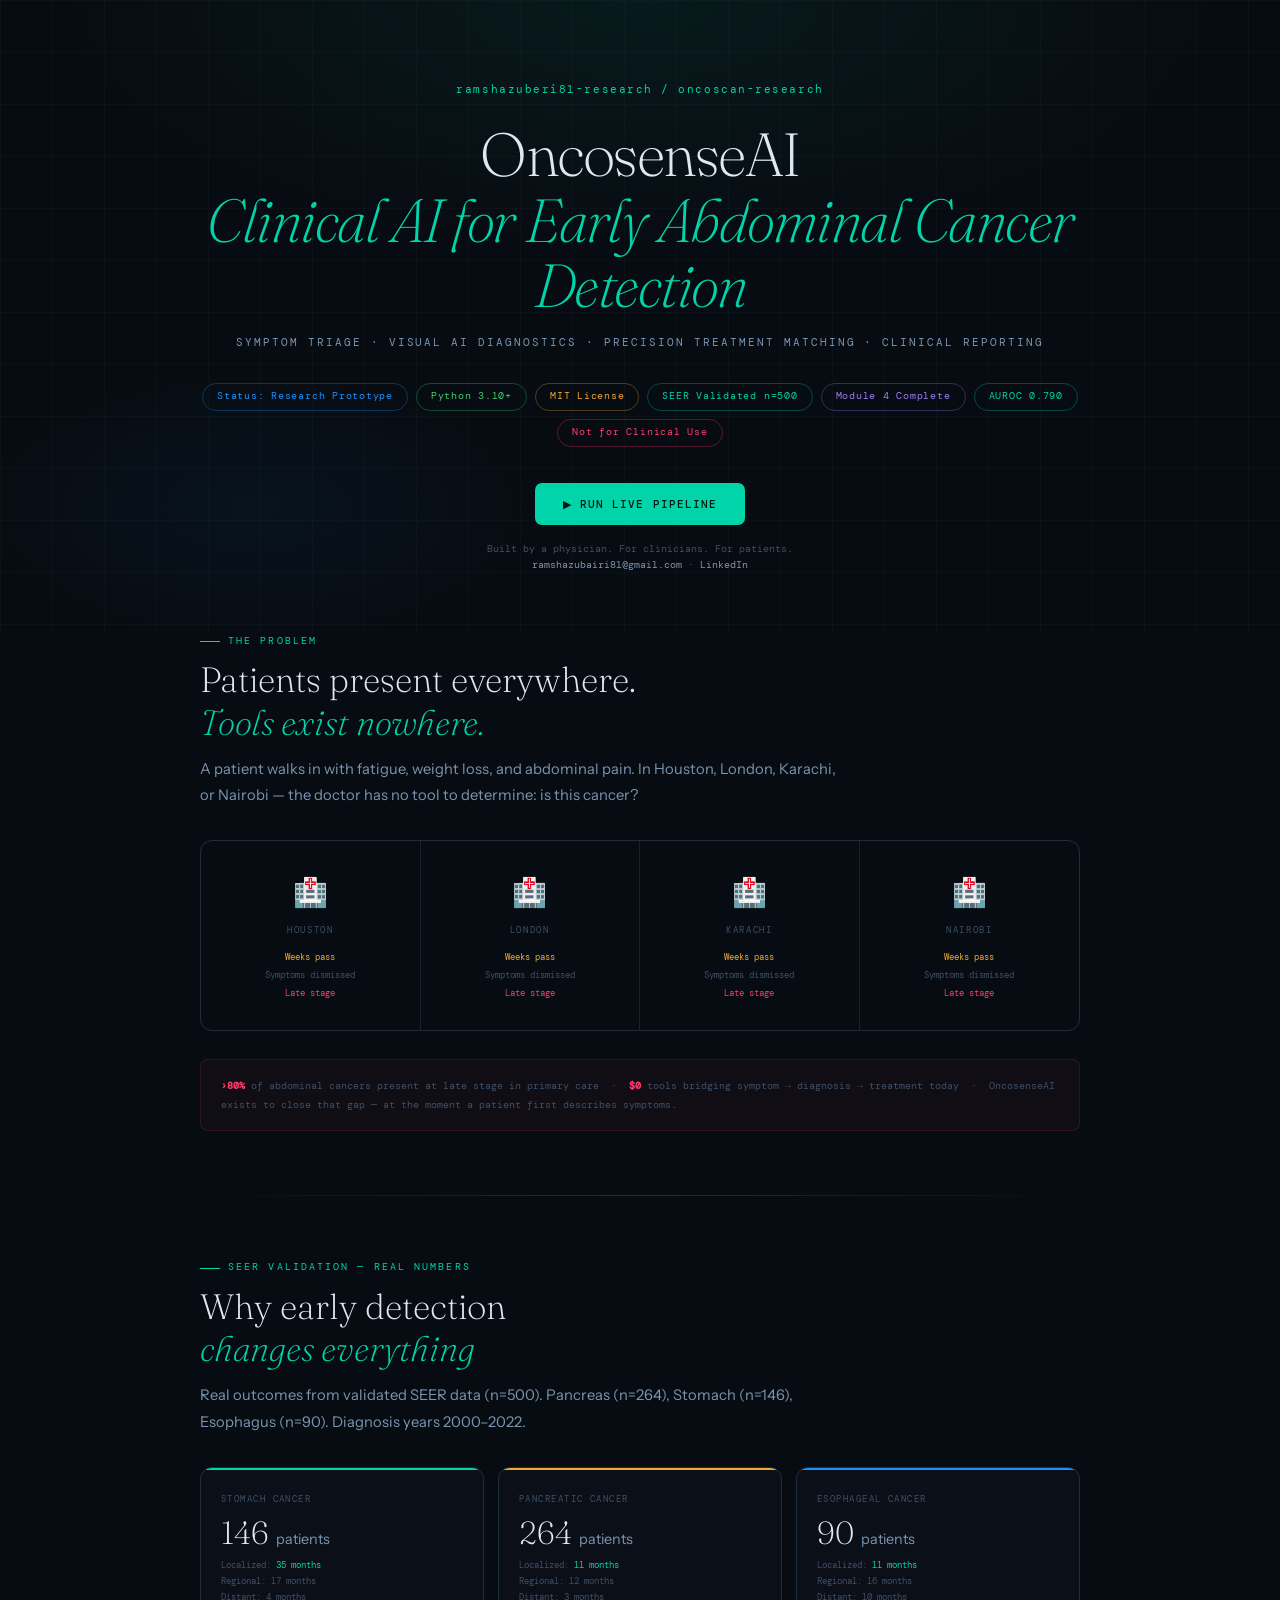
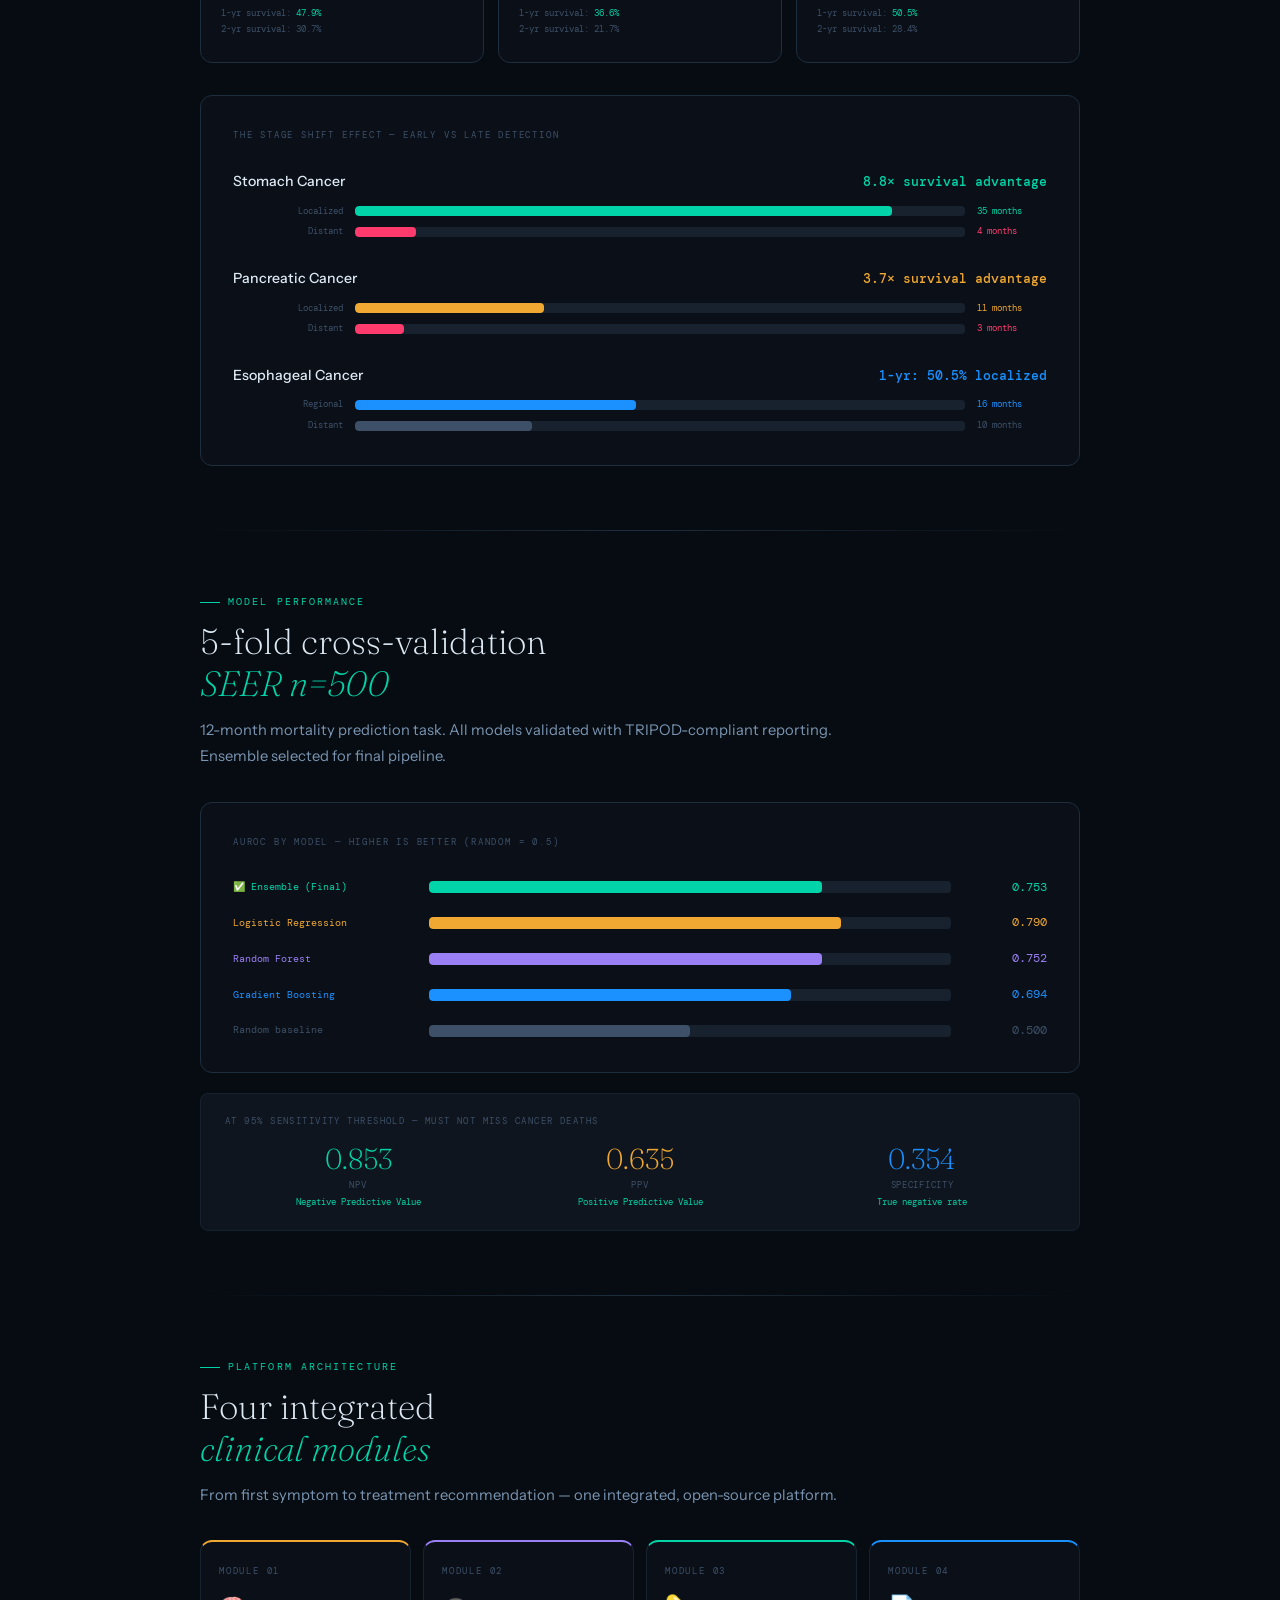
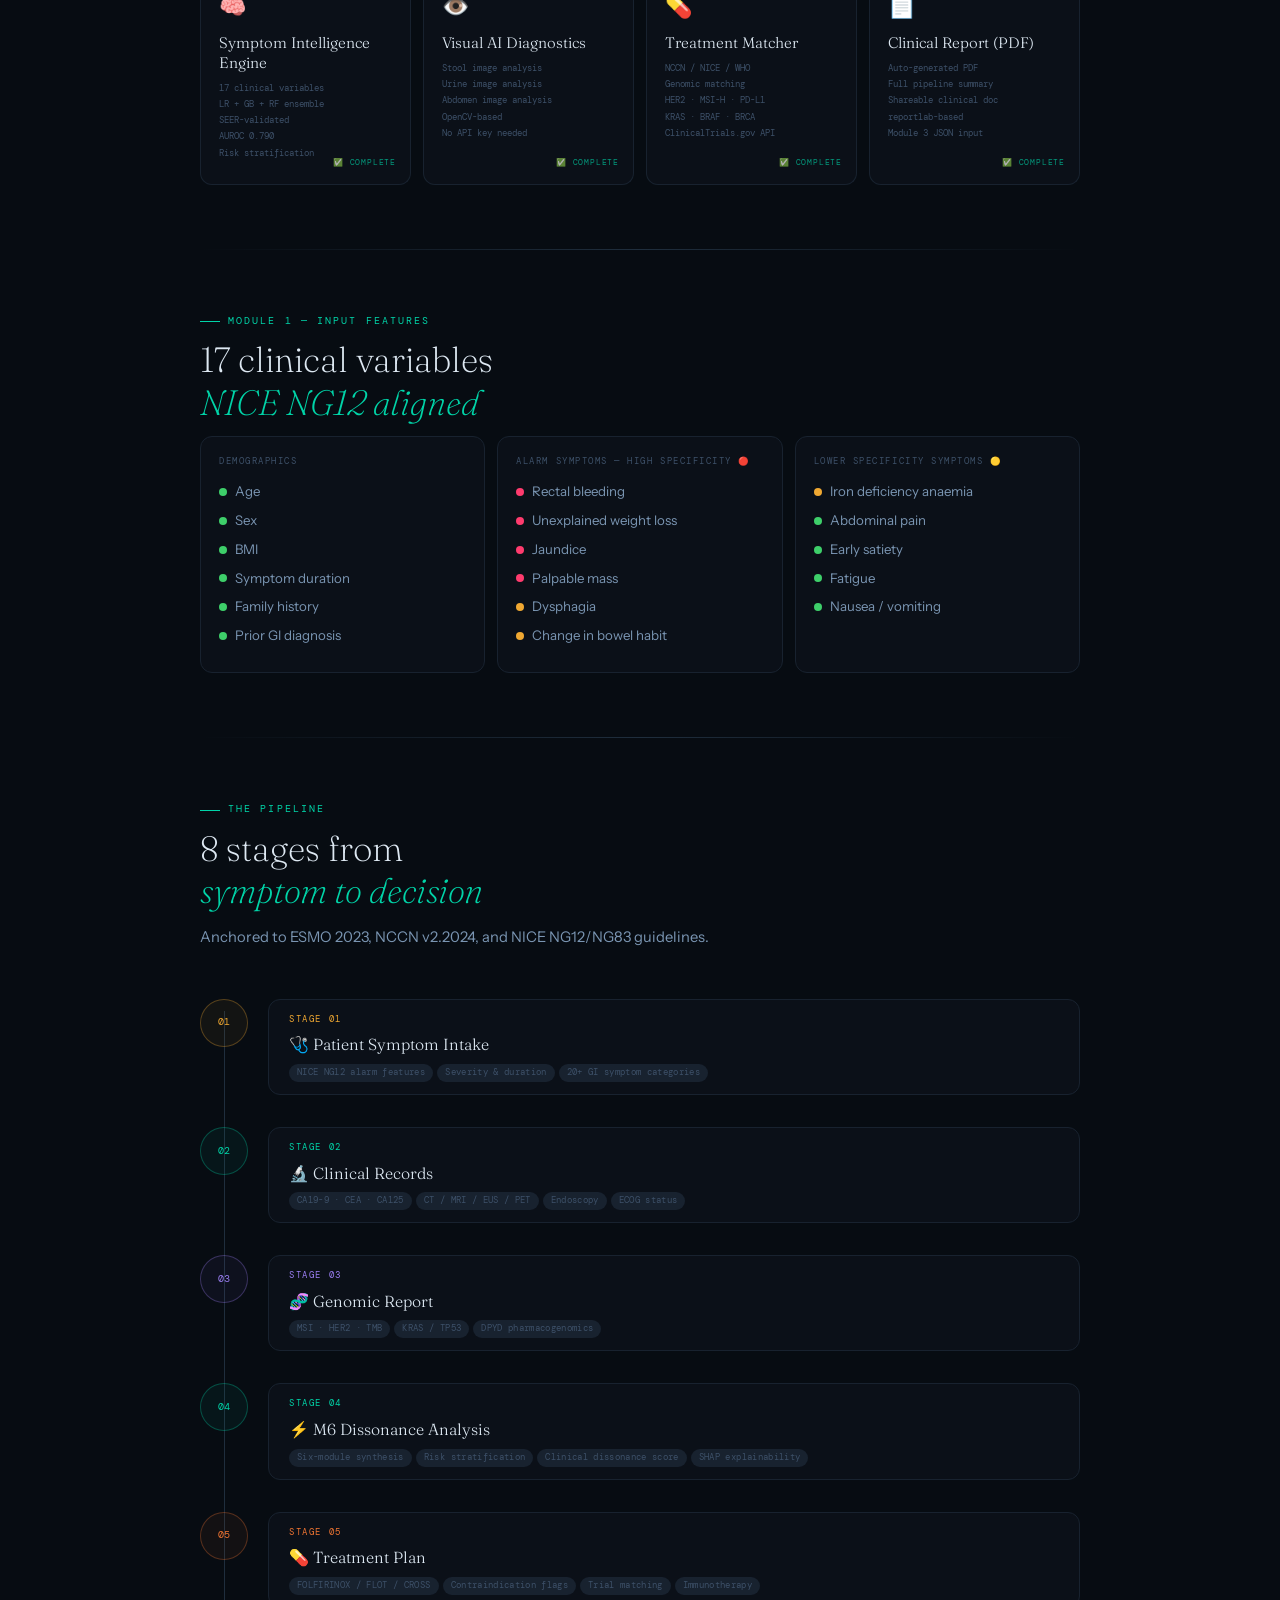
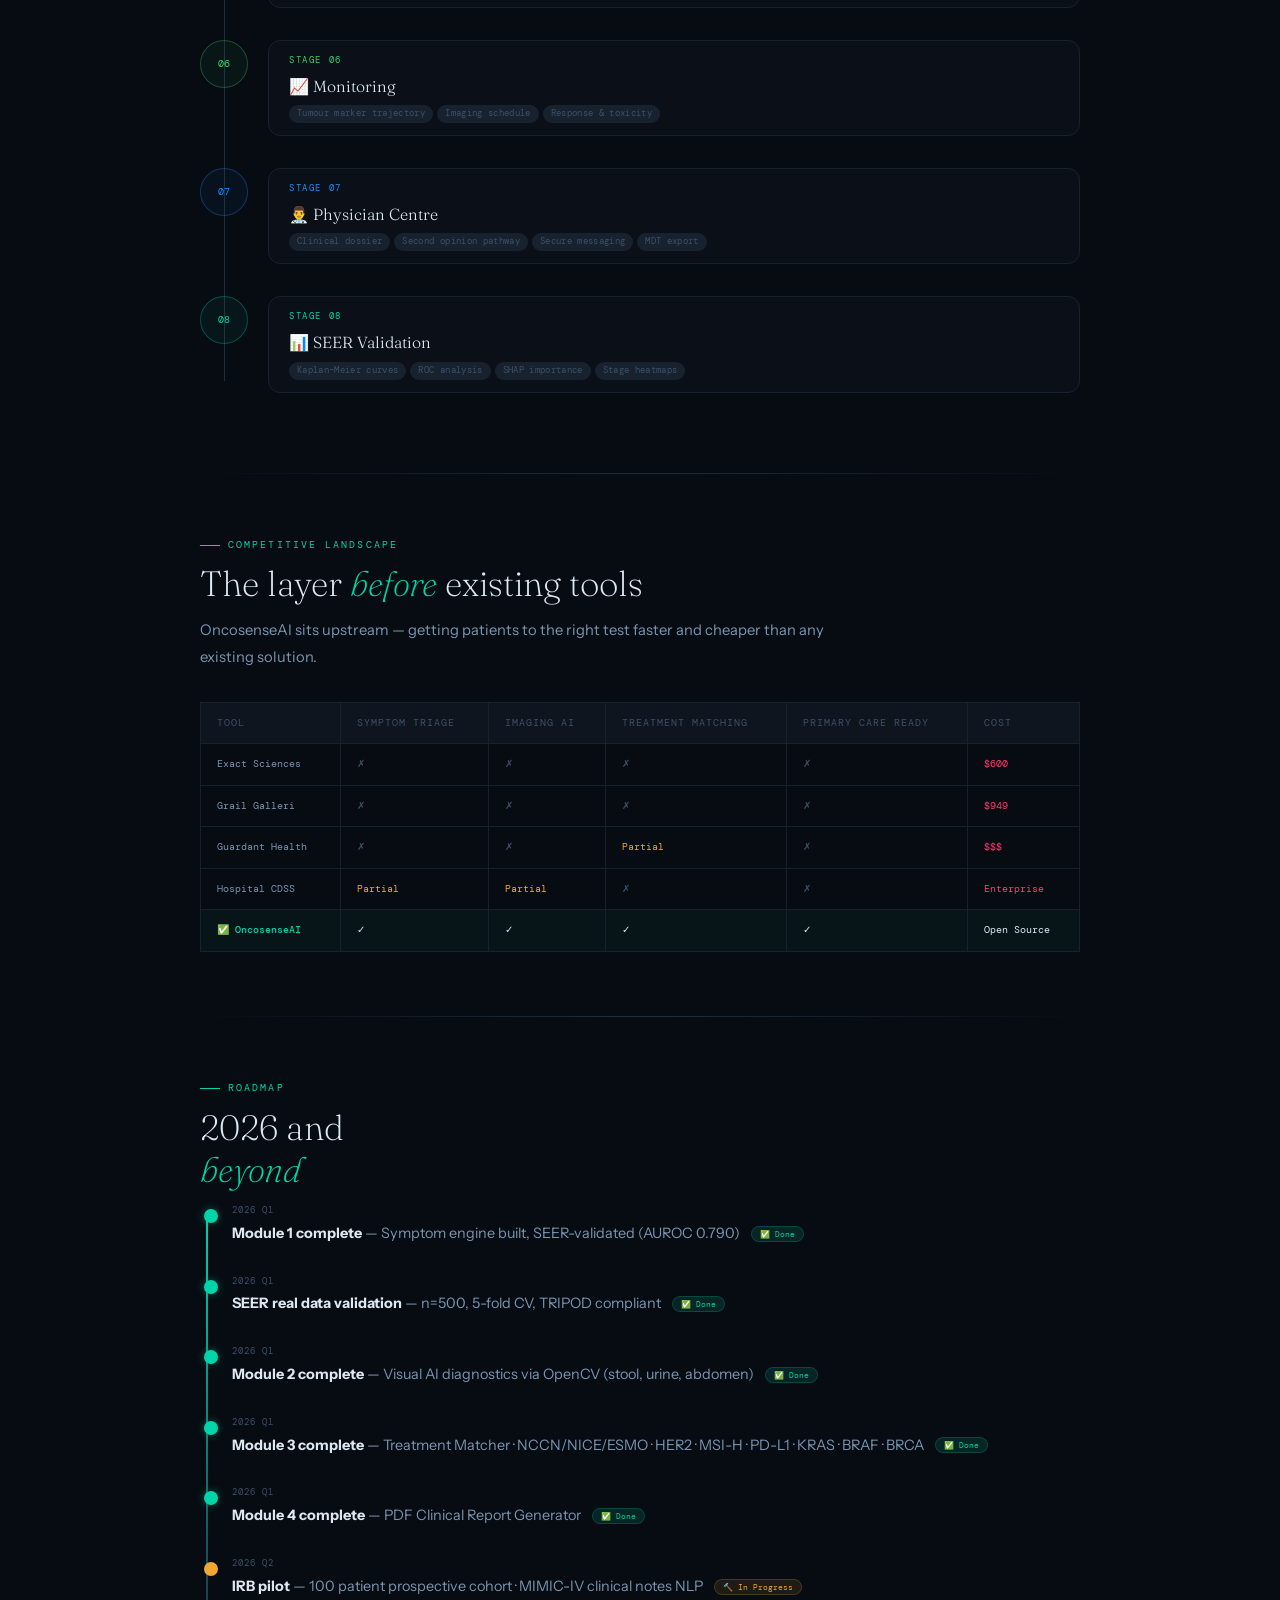
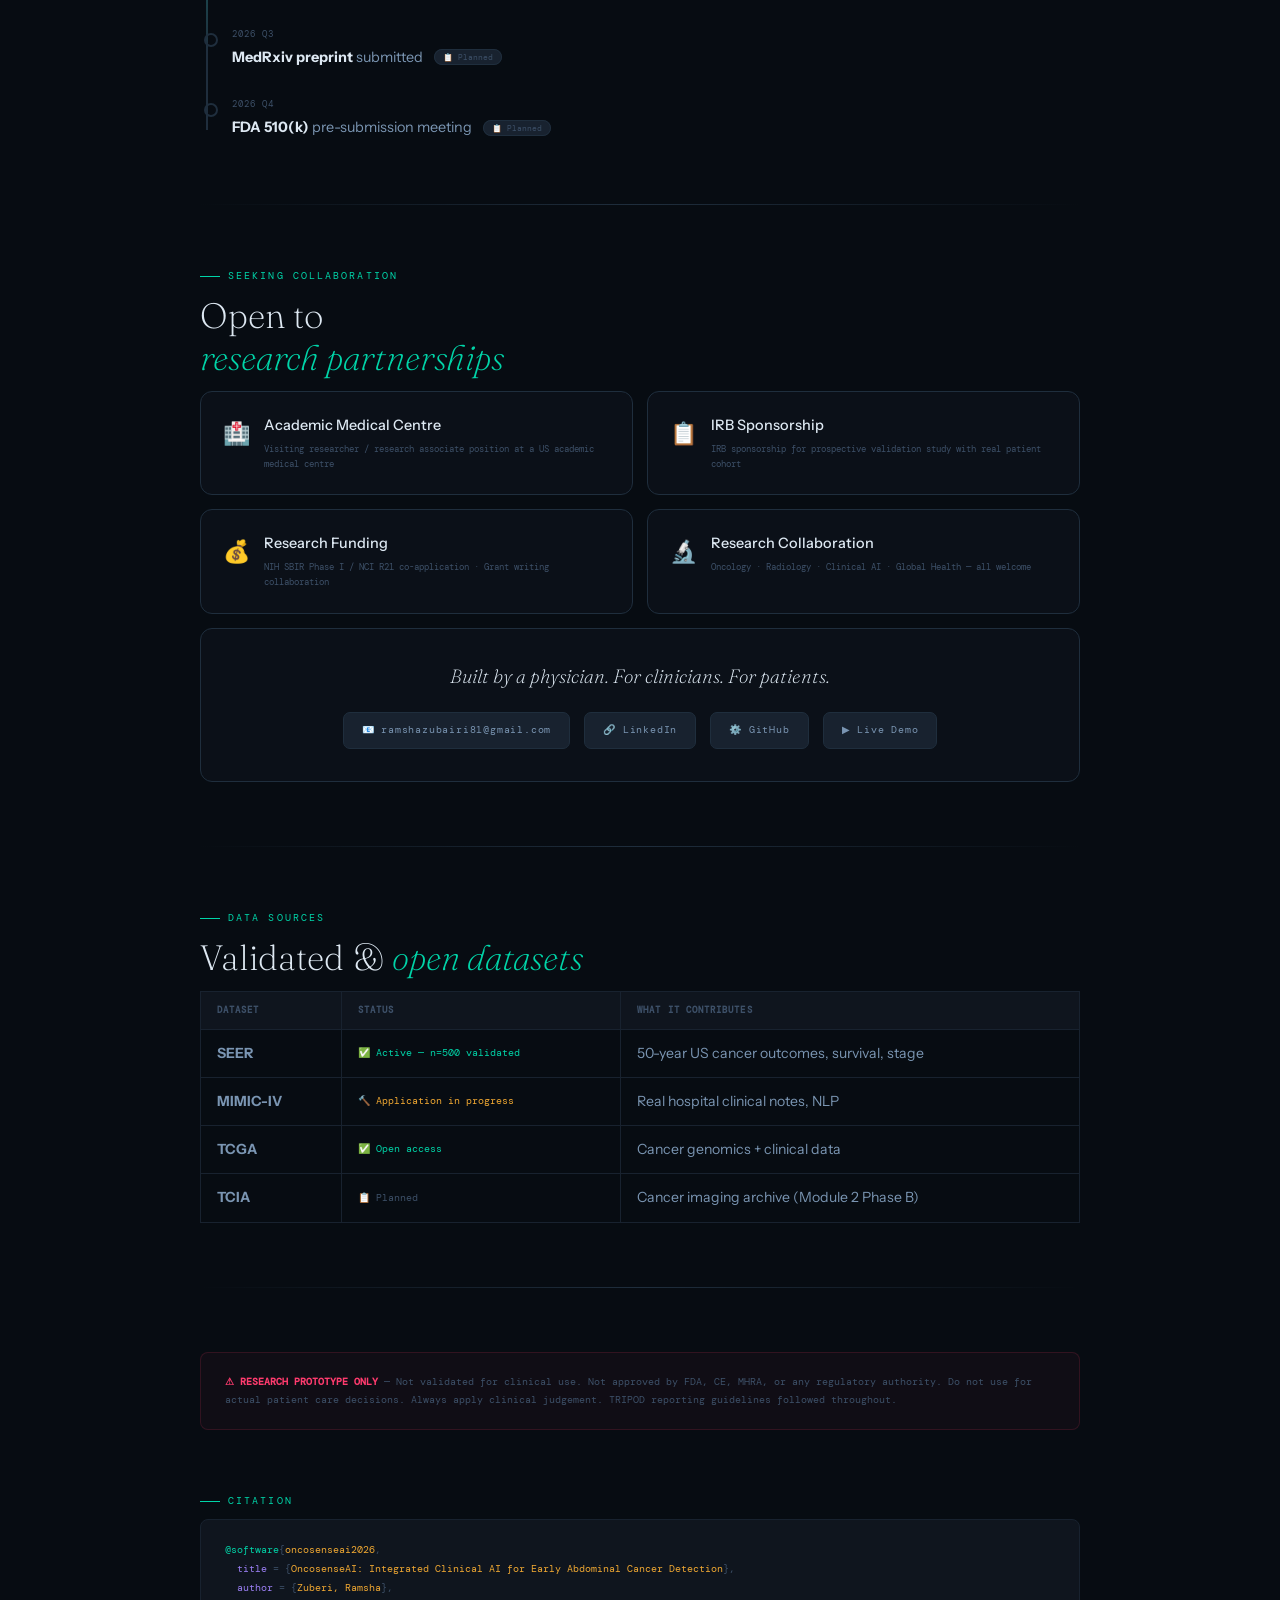
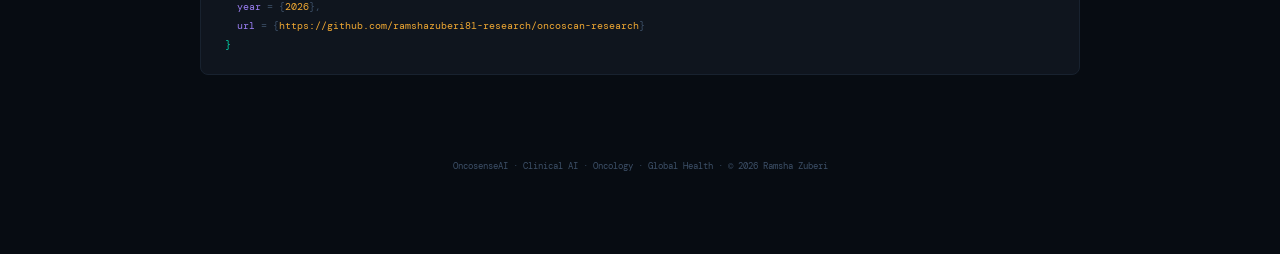
<file: Readme.md.html>
<!DOCTYPE html>
<html lang="en">
<head>
<meta charset="UTF-8"/>
<meta name="viewport" content="width=device-width, initial-scale=1.0"/>
<title>OncosenseAI — Clinical AI README</title>
<link rel="preconnect" href="https://fonts.googleapis.com"/>
<link href="https://fonts.googleapis.com/css2?family=Fraunces:ital,opsz,wght@0,9..144,200;0,9..144,300;1,9..144,200;1,9..144,300&family=DM+Mono:wght@300;400;500&family=Instrument+Sans:wght@400;500;600&display=swap" rel="stylesheet"/>
<style>
*,*::before,*::after{box-sizing:border-box;margin:0;padding:0}
:root{
  --ink:#070c12;--ink2:#0b1018;--ink3:#0f151e;
  --border:#18222f;--border2:#1f2e3d;
  --text:#dde8f2;--text2:#7a95b2;--text3:#3d5068;
  --teal:#00d4a8;--teal2:#00b08a;--teal-dim:rgba(0,212,168,.12);
  --blue:#1a91ff;--purple:#9b7ff4;--amber:#f0a832;
  --danger:#ff3b6e;--green:#3ecf6a;--orange:#f07532;
  --serif:'Fraunces',serif;--mono:'DM Mono',monospace;--sans:'Instrument Sans',sans-serif;
  --max:960px;--rad:12px;
}
html{scroll-behavior:smooth}
body{background:var(--ink);color:var(--text);font-family:var(--sans);font-size:15px;line-height:1.65;overflow-x:hidden}
::-webkit-scrollbar{width:4px}
::-webkit-scrollbar-thumb{background:var(--border2);border-radius:10px}

/* HERO HEADER */
.readme-header{
  padding:80px 40px 60px;text-align:center;position:relative;overflow:hidden;
  background:radial-gradient(ellipse 70% 60% at 50% 0%,rgba(0,212,168,.07) 0%,transparent 65%),
    radial-gradient(ellipse 40% 40% at 20% 80%,rgba(26,145,255,.05) 0%,transparent 55%),var(--ink);
}
.grid-bg{position:absolute;inset:0;
  background-image:linear-gradient(rgba(255,255,255,.02) 1px,transparent 1px),
    linear-gradient(90deg,rgba(255,255,255,.02) 1px,transparent 1px);
  background-size:52px 52px;pointer-events:none}
.header-inner{position:relative;z-index:1;max-width:var(--max);margin:0 auto}
.repo-path{font-family:var(--mono);font-size:11px;letter-spacing:.14em;color:var(--text3);margin-bottom:24px}
.repo-path a{color:var(--teal);text-decoration:none}
h1.title{font-family:var(--serif);font-size:clamp(2.4rem,5vw,3.8rem);font-weight:200;
  line-height:1.08;letter-spacing:-.025em;color:var(--text);margin-bottom:14px}
h1.title em{color:var(--teal);font-style:italic}
.tagline{font-family:var(--mono);font-size:11px;letter-spacing:.18em;text-transform:uppercase;
  color:var(--text2);margin-bottom:32px}
.badges{display:flex;flex-wrap:wrap;gap:8px;justify-content:center;margin-bottom:36px}
.badge{font-family:var(--mono);font-size:9.5px;letter-spacing:.08em;
  padding:5px 14px;border-radius:100px;border:1px solid;background:transparent;white-space:nowrap}
.b-blue{color:var(--blue);border-color:rgba(26,145,255,.3)}
.b-green{color:var(--green);border-color:rgba(62,207,106,.3)}
.b-teal{color:var(--teal);border-color:rgba(0,212,168,.3)}
.b-amber{color:var(--amber);border-color:rgba(240,168,50,.3)}
.b-purple{color:var(--purple);border-color:rgba(155,127,244,.3)}
.b-danger{color:var(--danger);border-color:rgba(255,59,110,.3)}
.live-btn{font-family:var(--mono);font-size:11px;letter-spacing:.1em;text-transform:uppercase;
  background:var(--teal);color:#021a12;padding:12px 28px;border-radius:7px;
  text-decoration:none;font-weight:500;transition:all .25s;display:inline-block;margin-bottom:8px}
.live-btn:hover{background:var(--teal2);transform:translateY(-2px);box-shadow:0 8px 24px rgba(0,212,168,.2)}
.built-by{font-family:var(--mono);font-size:10px;color:var(--text3);margin-top:8px}
.built-by a{color:var(--text2);text-decoration:none}

/* CONTENT LAYOUT */
.content{max-width:var(--max);margin:0 auto;padding:0 40px 80px}

/* SECTION */
.section{margin-bottom:64px}
.sec-label{font-family:var(--mono);font-size:9.5px;letter-spacing:.22em;text-transform:uppercase;
  color:var(--teal);margin-bottom:10px;display:flex;align-items:center;gap:8px}
.sec-label::before{content:'';width:20px;height:1px;background:var(--teal)}
.sec-h2{font-family:var(--serif);font-size:clamp(1.5rem,3vw,2.2rem);font-weight:200;
  line-height:1.2;margin-bottom:12px;color:var(--text)}
.sec-h2 em{color:var(--teal);font-style:italic}
.sec-sub{font-size:.92rem;color:var(--text2);line-height:1.78;margin-bottom:32px;max-width:640px}

/* DIVIDER */
.divider{height:1px;background:linear-gradient(90deg,transparent,var(--border2),transparent);margin:64px 0}

/* THE PROBLEM */
.problem-grid{display:grid;grid-template-columns:repeat(4,1fr);gap:0;
  border:1px solid var(--border2);border-radius:var(--rad);overflow:hidden;margin-bottom:28px}
.city-col{padding:28px 18px;border-right:1px solid var(--border);text-align:center}
.city-col:last-child{border-right:none}
.city-name{font-family:var(--mono);font-size:9px;letter-spacing:.18em;text-transform:uppercase;
  color:var(--text3);margin-bottom:10px}
.city-icon{font-size:28px;margin-bottom:8px}
.city-flow{font-family:var(--mono);font-size:9px;color:var(--text3);line-height:2}
.city-flow .bad{color:var(--danger)}
.city-flow .warn{color:var(--amber)}
.problem-stat{background:rgba(255,59,110,.04);border:1px solid rgba(255,59,110,.14);
  border-radius:8px;padding:16px 20px;font-family:var(--mono);font-size:10px;
  color:var(--text3);line-height:1.9}
.problem-stat strong{color:var(--danger)}

/* SEER STATS */
.seer-grid{display:grid;grid-template-columns:1fr 1fr 1fr;gap:14px;margin-bottom:32px}
.seer-card{background:var(--ink2);border:1px solid var(--border2);border-radius:var(--rad);padding:24px 20px;position:relative;overflow:hidden}
.seer-card::before{content:'';position:absolute;top:0;left:0;right:0;height:2px}
.sc-stomach::before{background:var(--teal)}
.sc-pancreas::before{background:var(--amber)}
.sc-esophagus::before{background:var(--blue)}
.seer-site{font-family:var(--mono);font-size:9px;letter-spacing:.16em;text-transform:uppercase;color:var(--text3);margin-bottom:10px}
.seer-n{font-family:var(--serif);font-size:2rem;font-weight:200;line-height:1;color:var(--text);margin-bottom:4px}
.seer-n span{font-size:.9rem;color:var(--text2);font-family:var(--sans)}
.seer-meta{font-family:var(--mono);font-size:9px;color:var(--text3);line-height:1.8;margin-top:8px}
.seer-meta .hl{color:var(--teal)}

/* SURVIVAL BARS */
.survival-section{background:var(--ink2);border:1px solid var(--border2);border-radius:var(--rad);padding:32px}
.surv-title{font-family:var(--mono);font-size:9px;letter-spacing:.2em;text-transform:uppercase;color:var(--text3);margin-bottom:28px}
.surv-row{margin-bottom:28px}
.surv-row:last-child{margin-bottom:0}
.surv-header{display:flex;justify-content:space-between;align-items:baseline;margin-bottom:10px}
.surv-label{font-size:.88rem;color:var(--text);font-weight:500}
.surv-mult{font-family:var(--mono);font-size:13px;font-weight:500}
.bars-wrap{display:flex;flex-direction:column;gap:6px}
.bar-row{display:flex;align-items:center;gap:12px}
.bar-meta{font-family:var(--mono);font-size:9px;color:var(--text3);width:110px;flex-shrink:0;text-align:right}
.bar-track{flex:1;background:var(--border);border-radius:4px;height:10px;overflow:hidden;position:relative}
.bar-fill{height:100%;border-radius:4px;width:0;transition:width 1.4s cubic-bezier(.4,0,.2,1)}
.bar-val{font-family:var(--mono);font-size:9px;width:70px;flex-shrink:0}

/* MODEL PERFORMANCE */
.model-chart-wrap{background:var(--ink2);border:1px solid var(--border2);border-radius:var(--rad);padding:32px;margin-bottom:20px}
.chart-title{font-family:var(--mono);font-size:9px;letter-spacing:.2em;text-transform:uppercase;color:var(--text3);margin-bottom:28px}
.model-rows{display:flex;flex-direction:column;gap:16px}
.model-row{display:grid;grid-template-columns:180px 1fr 80px;align-items:center;gap:16px}
.model-name{font-family:var(--mono);font-size:10px;color:var(--text2)}
.model-name.best{color:var(--teal)}
.auroc-track{background:var(--border);border-radius:4px;height:12px;overflow:hidden}
.auroc-fill{height:100%;border-radius:4px;width:0;transition:width 1.3s cubic-bezier(.4,0,.2,1)}
.auroc-val{font-family:var(--mono);font-size:12px;text-align:right}

/* THRESHOLD TABLE */
.thresh-box{background:var(--ink3);border:1px solid var(--border);border-radius:8px;padding:20px 24px}
.thresh-title{font-family:var(--mono);font-size:9px;letter-spacing:.16em;text-transform:uppercase;color:var(--text3);margin-bottom:16px}
.thresh-grid{display:grid;grid-template-columns:repeat(3,1fr);gap:16px}
.thresh-item{text-align:center}
.thresh-val{font-family:var(--serif);font-size:1.8rem;font-weight:200;line-height:1;color:var(--text);margin-bottom:4px}
.thresh-lbl{font-family:var(--mono);font-size:9px;color:var(--text3);letter-spacing:.08em;text-transform:uppercase}
.thresh-note{font-family:var(--mono);font-size:8.5px;color:var(--teal);margin-top:3px}

/* PIPELINE */
.pipeline-flow{display:flex;flex-direction:column;gap:0;position:relative}
.pipeline-flow::before{content:'';position:absolute;left:24px;top:28px;bottom:28px;width:1px;background:linear-gradient(var(--border2),var(--border2)) repeat-y;background-size:1px 8px}
.pipe-stage{display:grid;grid-template-columns:48px 1fr;gap:20px;padding:16px 0;position:relative}
.pipe-num{width:48px;height:48px;border-radius:50%;display:flex;align-items:center;justify-content:center;
  font-family:var(--mono);font-size:10px;letter-spacing:.05em;border:1px solid;flex-shrink:0;
  position:relative;z-index:1;background:var(--ink2)}
.pipe-body{padding:12px 20px;background:var(--ink2);border:1px solid var(--border);border-radius:var(--rad);
  transition:border-color .2s,transform .2s}
.pipe-body:hover{border-color:var(--border2);transform:translateX(4px)}
.pipe-stage-lbl{font-family:var(--mono);font-size:9px;letter-spacing:.18em;text-transform:uppercase;margin-bottom:5px}
.pipe-title{font-family:var(--serif);font-size:1rem;font-weight:300;color:var(--text);margin-bottom:5px}
.pipe-tags{display:flex;flex-wrap:wrap;gap:4px;margin-top:6px}
.ptag{font-family:var(--mono);font-size:8.5px;background:var(--border);color:var(--text3);
  padding:2px 8px;border-radius:100px;letter-spacing:.04em}

/* Color coding per stage */
.ps1 .pipe-num{color:var(--amber);border-color:rgba(240,168,50,.3);background:rgba(240,168,50,.05)}
.ps2 .pipe-num{color:var(--teal);border-color:rgba(0,212,168,.3);background:rgba(0,212,168,.05)}
.ps3 .pipe-num{color:var(--purple);border-color:rgba(155,127,244,.3);background:rgba(155,127,244,.05)}
.ps4 .pipe-num{color:var(--teal);border-color:rgba(0,212,168,.3);background:rgba(0,212,168,.05)}
.ps5 .pipe-num{color:var(--orange);border-color:rgba(240,117,50,.3);background:rgba(240,117,50,.05)}
.ps6 .pipe-num{color:var(--green);border-color:rgba(62,207,106,.3);background:rgba(62,207,106,.05)}
.ps7 .pipe-num{color:var(--blue);border-color:rgba(26,145,255,.3);background:rgba(26,145,255,.05)}
.ps8 .pipe-num{color:var(--teal);border-color:rgba(0,212,168,.3);background:rgba(0,212,168,.05)}

/* MODULE ARCHITECTURE */
.modules-grid{display:grid;grid-template-columns:repeat(4,1fr);gap:12px}
.mod-card{background:var(--ink2);border:1px solid var(--border);border-radius:var(--rad);padding:22px 18px;
  transition:border-color .2s,transform .2s;position:relative;overflow:hidden}
.mod-card:hover{transform:translateY(-4px)}
.mod-card::after{content:'✅ COMPLETE';font-family:var(--mono);font-size:8px;letter-spacing:.1em;
  position:absolute;bottom:14px;right:14px;color:var(--teal);opacity:.7}
.mod-num{font-family:var(--mono);font-size:9px;letter-spacing:.2em;text-transform:uppercase;
  color:var(--text3);margin-bottom:10px}
.mod-icon{font-size:22px;margin-bottom:8px;display:block}
.mod-title{font-family:var(--serif);font-size:.95rem;font-weight:300;color:var(--text);margin-bottom:8px;line-height:1.3}
.mod-features{font-family:var(--mono);font-size:8.5px;color:var(--text3);line-height:1.9}
.m1{border-top:2px solid var(--amber)}
.m2{border-top:2px solid var(--purple)}
.m3{border-top:2px solid var(--teal)}
.m4{border-top:2px solid var(--blue)}

/* SYMPTOM INPUT */
.symptoms-grid{display:grid;grid-template-columns:repeat(3,1fr);gap:12px;margin-bottom:20px}
.symp-group{background:var(--ink2);border:1px solid var(--border);border-radius:var(--rad);padding:18px}
.symp-group-title{font-family:var(--mono);font-size:8.5px;letter-spacing:.18em;text-transform:uppercase;
  color:var(--text3);margin-bottom:12px}
.symp-item{display:flex;align-items:center;gap:8px;margin-bottom:7px;font-size:.83rem;color:var(--text2)}
.symp-dot{width:8px;height:8px;border-radius:50%;flex-shrink:0}
.high{background:var(--danger)}.med{background:var(--amber)}.low{background:var(--green)}

/* COMPETITIVE LANDSCAPE */
.comp-table{width:100%;border-collapse:collapse;font-family:var(--mono);font-size:10px}
.comp-table th{background:var(--ink3);color:var(--text3);font-weight:400;letter-spacing:.1em;
  text-transform:uppercase;padding:12px 16px;border:1px solid var(--border);text-align:left}
.comp-table td{padding:12px 16px;border:1px solid var(--border);color:var(--text2)}
.comp-table tr.ours td{background:rgba(0,212,168,.04);color:var(--text)}
.comp-table tr.ours td:first-child{color:var(--teal);font-weight:500}
.comp-table td.yes{color:var(--teal)}
.comp-table td.partial{color:var(--amber)}
.comp-table td.no{color:var(--text3)}
.comp-table td.price{font-family:var(--mono);color:var(--danger)}
.comp-table td.open{color:var(--teal)}
.comp-table tr:hover td{background:rgba(255,255,255,.015)}

/* ROADMAP */
.roadmap{position:relative;padding-left:32px}
.roadmap::before{content:'';position:absolute;left:6px;top:10px;bottom:10px;
  width:2px;background:linear-gradient(var(--teal),var(--border2) 85%)}
.rm-item{position:relative;margin-bottom:28px}
.rm-item::before{content:'';position:absolute;left:-28px;top:6px;
  width:14px;height:14px;border-radius:50%;border:2px solid}
.done::before{background:var(--teal);border-color:var(--teal);box-shadow:0 0 8px rgba(0,212,168,.4)}
.inprog::before{background:var(--amber);border-color:var(--amber)}
.planned::before{background:transparent;border-color:var(--border2)}
.rm-date{font-family:var(--mono);font-size:9px;letter-spacing:.12em;color:var(--text3);margin-bottom:4px}
.rm-text{font-size:.9rem;color:var(--text2)}
.rm-text strong{color:var(--text)}
.rm-badge{font-family:var(--mono);font-size:8px;padding:2px 8px;border-radius:100px;
  margin-left:8px;vertical-align:middle}
.rb-done{background:rgba(0,212,168,.12);color:var(--teal);border:1px solid rgba(0,212,168,.2)}
.rb-prog{background:rgba(240,168,50,.1);color:var(--amber);border:1px solid rgba(240,168,50,.2)}
.rb-plan{background:var(--border);color:var(--text3);border:1px solid var(--border2)}

/* COLLAB */
.collab-grid{display:grid;grid-template-columns:1fr 1fr;gap:14px}
.collab-card{background:var(--ink2);border:1px solid var(--border2);border-radius:var(--rad);
  padding:22px;display:flex;gap:14px;align-items:flex-start;transition:border-color .2s}
.collab-card:hover{border-color:var(--teal)}
.collab-icon{font-size:22px;flex-shrink:0;margin-top:2px}
.collab-title{font-size:.9rem;color:var(--text);font-weight:500;margin-bottom:4px}
.collab-desc{font-family:var(--mono);font-size:9px;color:var(--text3);line-height:1.7}

/* CONTACT CARD */
.contact-card{background:var(--ink2);border:1px solid var(--border2);border-radius:var(--rad);
  padding:32px;text-align:center;margin-top:14px}
.contact-tagline{font-family:var(--serif);font-size:1.2rem;font-weight:200;color:var(--text);margin-bottom:20px;font-style:italic}
.contact-links{display:flex;gap:14px;justify-content:center;flex-wrap:wrap}
.clink{font-family:var(--mono);font-size:10px;letter-spacing:.08em;
  color:var(--text2);text-decoration:none;
  background:var(--border);border:1px solid var(--border2);
  padding:9px 18px;border-radius:7px;transition:all .2s}
.clink:hover{color:var(--teal);border-color:rgba(0,212,168,.3)}

/* DATA SOURCES */
.ds-table{width:100%;border-collapse:collapse;font-size:.88rem}
.ds-table th{background:var(--ink3);color:var(--text3);font-family:var(--mono);font-size:9px;
  letter-spacing:.12em;text-transform:uppercase;padding:11px 16px;border:1px solid var(--border);text-align:left}
.ds-table td{padding:12px 16px;border:1px solid var(--border);color:var(--text2)}
.ds-active{color:var(--teal)!important;font-family:var(--mono);font-size:10px}
.ds-prog{color:var(--amber)!important;font-family:var(--mono);font-size:10px}
.ds-plan{color:var(--text3)!important;font-family:var(--mono);font-size:10px}

/* DISCLAIMER */
.disclaimer{background:rgba(255,59,110,.04);border:1px solid rgba(255,59,110,.14);
  border-radius:8px;padding:20px 24px;
  font-family:var(--mono);font-size:9.5px;color:var(--text3);line-height:1.9}
.disclaimer strong{color:var(--danger)}

/* CITATION */
.citation{background:var(--ink3);border:1px solid var(--border);border-radius:8px;
  padding:20px 24px;font-family:var(--mono);font-size:10px;color:var(--text3);line-height:1.9}
.citation .key{color:var(--purple)}.citation .val{color:var(--amber)}
.citation .brace{color:var(--teal)}

/* ANIMATIONS */
@keyframes fadeUp{from{opacity:0;transform:translateY(22px)}to{opacity:1;transform:translateY(0)}}
.fade-up{opacity:0;transform:translateY(22px);transition:opacity .6s ease,transform .6s ease}
.fade-up.visible{opacity:1;transform:translateY(0)}

/* RESPONSIVE */
@media(max-width:760px){
  .readme-header,.content{padding-left:20px;padding-right:20px}
  .problem-grid{grid-template-columns:repeat(2,1fr)}
  .seer-grid,.modules-grid{grid-template-columns:1fr 1fr}
  .symptoms-grid,.collab-grid{grid-template-columns:1fr}
  .model-row{grid-template-columns:120px 1fr 60px}
  .thresh-grid{grid-template-columns:1fr 1fr 1fr}
}
@media(max-width:480px){
  .seer-grid,.modules-grid{grid-template-columns:1fr}
  .problem-grid{grid-template-columns:1fr 1fr}
}
</style>
</head>
<body>

<!-- HEADER -->
<div class="readme-header">
  <div class="grid-bg"></div>
  <div class="header-inner">
    <div class="repo-path">
      <a href="https://github.com/ramshazuberi81-research/oncoscan-research">
        ramshazuberi81-research / oncoscan-research
      </a>
    </div>
    <h1 class="title">OncosenseAI<br/><em>Clinical AI for Early Abdominal Cancer Detection</em></h1>
    <p class="tagline">Symptom Triage · Visual AI Diagnostics · Precision Treatment Matching · Clinical Reporting</p>
    <div class="badges">
      <span class="badge b-blue">Status: Research Prototype</span>
      <span class="badge b-green">Python 3.10+</span>
      <span class="badge b-amber">MIT License</span>
      <span class="badge b-teal">SEER Validated n=500</span>
      <span class="badge b-purple">Module 4 Complete</span>
      <span class="badge b-teal">AUROC 0.790</span>
      <span class="badge b-danger">Not for Clinical Use</span>
    </div>
    <a href="https://agent-69c270bb89e14d402--celebrated-kulfi-0a9a74.netlify.app" class="live-btn" target="_blank" rel="noopener">▶ Run Live Pipeline</a>
    <p class="built-by">Built by a physician. For clinicians. For patients.<br/>
      <a href="mailto:ramshazubairi81@gmail.com">ramshazubairi81@gmail.com</a> ·
      <a href="https://linkedin.com/in/ramsha-zuberi-26727438b">LinkedIn</a>
    </p>
  </div>
</div>

<div class="content">

  <!-- THE PROBLEM -->
  <div class="section fade-up">
    <div class="sec-label">The Problem</div>
    <h2 class="sec-h2">Patients present everywhere.<br/><em>Tools exist nowhere.</em></h2>
    <p class="sec-sub">A patient walks in with fatigue, weight loss, and abdominal pain. In Houston, London, Karachi, or Nairobi — the doctor has no tool to determine: is this cancer?</p>

    <div class="problem-grid">
      <div class="city-col">
        <div class="city-icon">🏥</div>
        <div class="city-name">Houston</div>
        <div class="city-flow">
          <span class="warn">Weeks pass</span><br/>
          Symptoms dismissed<br/>
          <span class="bad">Late stage</span>
        </div>
      </div>
      <div class="city-col">
        <div class="city-icon">🏥</div>
        <div class="city-name">London</div>
        <div class="city-flow">
          <span class="warn">Weeks pass</span><br/>
          Symptoms dismissed<br/>
          <span class="bad">Late stage</span>
        </div>
      </div>
      <div class="city-col">
        <div class="city-icon">🏥</div>
        <div class="city-name">Karachi</div>
        <div class="city-flow">
          <span class="warn">Weeks pass</span><br/>
          Symptoms dismissed<br/>
          <span class="bad">Late stage</span>
        </div>
      </div>
      <div class="city-col">
        <div class="city-icon">🏥</div>
        <div class="city-name">Nairobi</div>
        <div class="city-flow">
          <span class="warn">Weeks pass</span><br/>
          Symptoms dismissed<br/>
          <span class="bad">Late stage</span>
        </div>
      </div>
    </div>

    <div class="problem-stat">
      <strong>›80%</strong> of abdominal cancers present at late stage in primary care &nbsp;·&nbsp;
      <strong>$0</strong> tools bridging symptom → diagnosis → treatment today &nbsp;·&nbsp;
      OncosenseAI exists to close that gap — at the moment a patient first describes symptoms.
    </div>
  </div>

  <div class="divider"></div>

  <!-- SEER STATS -->
  <div class="section fade-up">
    <div class="sec-label">SEER Validation — Real Numbers</div>
    <h2 class="sec-h2">Why early detection<br/><em>changes everything</em></h2>
    <p class="sec-sub">Real outcomes from validated SEER data (n=500). Pancreas (n=264), Stomach (n=146), Esophagus (n=90). Diagnosis years 2000–2022.</p>

    <div class="seer-grid">
      <div class="seer-card sc-stomach">
        <div class="seer-site">Stomach Cancer</div>
        <div class="seer-n">146 <span>patients</span></div>
        <div class="seer-meta">
          Localized: <span class="hl">35 months</span><br/>
          Regional: 17 months<br/>
          Distant: 4 months<br/>
          1-yr survival: <span class="hl">47.9%</span><br/>
          2-yr survival: 30.7%
        </div>
      </div>
      <div class="seer-card sc-pancreas">
        <div class="seer-site">Pancreatic Cancer</div>
        <div class="seer-n">264 <span>patients</span></div>
        <div class="seer-meta">
          Localized: <span class="hl">11 months</span><br/>
          Regional: 12 months<br/>
          Distant: 3 months<br/>
          1-yr survival: <span class="hl">36.6%</span><br/>
          2-yr survival: 21.7%
        </div>
      </div>
      <div class="seer-card sc-esophagus">
        <div class="seer-site">Esophageal Cancer</div>
        <div class="seer-n">90 <span>patients</span></div>
        <div class="seer-meta">
          Localized: <span class="hl">11 months</span><br/>
          Regional: 16 months<br/>
          Distant: 10 months<br/>
          1-yr survival: <span class="hl">50.5%</span><br/>
          2-yr survival: 28.4%
        </div>
      </div>
    </div>

    <!-- SURVIVAL BARS -->
    <div class="survival-section">
      <div class="surv-title">The Stage Shift Effect — Early vs Late Detection</div>

      <div class="surv-row">
        <div class="surv-header">
          <span class="surv-label">Stomach Cancer</span>
          <span class="surv-mult" style="color:var(--teal)">8.8× survival advantage</span>
        </div>
        <div class="bars-wrap">
          <div class="bar-row">
            <div class="bar-meta">Localized</div>
            <div class="bar-track"><div class="bar-fill" style="background:var(--teal)" data-w="88"></div></div>
            <div class="bar-val" style="color:var(--teal)">35 months</div>
          </div>
          <div class="bar-row">
            <div class="bar-meta">Distant</div>
            <div class="bar-track"><div class="bar-fill" style="background:var(--danger)" data-w="10"></div></div>
            <div class="bar-val" style="color:var(--danger)">4 months</div>
          </div>
        </div>
      </div>

      <div class="surv-row">
        <div class="surv-header">
          <span class="surv-label">Pancreatic Cancer</span>
          <span class="surv-mult" style="color:var(--amber)">3.7× survival advantage</span>
        </div>
        <div class="bars-wrap">
          <div class="bar-row">
            <div class="bar-meta">Localized</div>
            <div class="bar-track"><div class="bar-fill" style="background:var(--amber)" data-w="31"></div></div>
            <div class="bar-val" style="color:var(--amber)">11 months</div>
          </div>
          <div class="bar-row">
            <div class="bar-meta">Distant</div>
            <div class="bar-track"><div class="bar-fill" style="background:var(--danger)" data-w="8"></div></div>
            <div class="bar-val" style="color:var(--danger)">3 months</div>
          </div>
        </div>
      </div>

      <div class="surv-row">
        <div class="surv-header">
          <span class="surv-label">Esophageal Cancer</span>
          <span class="surv-mult" style="color:var(--blue)">1-yr: 50.5% localized</span>
        </div>
        <div class="bars-wrap">
          <div class="bar-row">
            <div class="bar-meta">Regional</div>
            <div class="bar-track"><div class="bar-fill" style="background:var(--blue)" data-w="46"></div></div>
            <div class="bar-val" style="color:var(--blue)">16 months</div>
          </div>
          <div class="bar-row">
            <div class="bar-meta">Distant</div>
            <div class="bar-track"><div class="bar-fill" style="background:var(--text3)" data-w="29"></div></div>
            <div class="bar-val" style="color:var(--text3)">10 months</div>
          </div>
        </div>
      </div>
    </div>
  </div>

  <div class="divider"></div>

  <!-- MODEL PERFORMANCE -->
  <div class="section fade-up">
    <div class="sec-label">Model Performance</div>
    <h2 class="sec-h2">5-fold cross-validation<br/><em>SEER n=500</em></h2>
    <p class="sec-sub">12-month mortality prediction task. All models validated with TRIPOD-compliant reporting. Ensemble selected for final pipeline.</p>

    <div class="model-chart-wrap">
      <div class="chart-title">AUROC by Model — Higher is better (random = 0.5)</div>
      <div class="model-rows">
        <div class="model-row">
          <div class="model-name best">✅ Ensemble (Final)</div>
          <div class="auroc-track"><div class="auroc-fill" style="background:var(--teal)" data-w="75.3"></div></div>
          <div class="auroc-val" style="color:var(--teal)">0.753</div>
        </div>
        <div class="model-row">
          <div class="model-name" style="color:var(--amber)">Logistic Regression</div>
          <div class="auroc-track"><div class="auroc-fill" style="background:var(--amber)" data-w="79.0"></div></div>
          <div class="auroc-val" style="color:var(--amber)">0.790</div>
        </div>
        <div class="model-row">
          <div class="model-name" style="color:var(--purple)">Random Forest</div>
          <div class="auroc-track"><div class="auroc-fill" style="background:var(--purple)" data-w="75.2"></div></div>
          <div class="auroc-val" style="color:var(--purple)">0.752</div>
        </div>
        <div class="model-row">
          <div class="model-name" style="color:var(--blue)">Gradient Boosting</div>
          <div class="auroc-track"><div class="auroc-fill" style="background:var(--blue)" data-w="69.4"></div></div>
          <div class="auroc-val" style="color:var(--blue)">0.694</div>
        </div>
        <!-- Baseline reference -->
        <div class="model-row">
          <div class="model-name" style="color:var(--text3)">Random baseline</div>
          <div class="auroc-track"><div class="auroc-fill" style="background:var(--text3)" data-w="50.0"></div></div>
          <div class="auroc-val" style="color:var(--text3)">0.500</div>
        </div>
      </div>
    </div>

    <div class="thresh-box">
      <div class="thresh-title">At 95% Sensitivity Threshold — must not miss cancer deaths</div>
      <div class="thresh-grid">
        <div class="thresh-item">
          <div class="thresh-val" style="color:var(--teal)">0.853</div>
          <div class="thresh-lbl">NPV</div>
          <div class="thresh-note">Negative Predictive Value</div>
        </div>
        <div class="thresh-item">
          <div class="thresh-val" style="color:var(--amber)">0.635</div>
          <div class="thresh-lbl">PPV</div>
          <div class="thresh-note">Positive Predictive Value</div>
        </div>
        <div class="thresh-item">
          <div class="thresh-val" style="color:var(--blue)">0.354</div>
          <div class="thresh-lbl">Specificity</div>
          <div class="thresh-note">True negative rate</div>
        </div>
      </div>
    </div>
  </div>

  <div class="divider"></div>

  <!-- PLATFORM MODULES -->
  <div class="section fade-up">
    <div class="sec-label">Platform Architecture</div>
    <h2 class="sec-h2">Four integrated<br/><em>clinical modules</em></h2>
    <p class="sec-sub">From first symptom to treatment recommendation — one integrated, open-source platform.</p>

    <div class="modules-grid">
      <div class="mod-card m1">
        <div class="mod-num">Module 01</div>
        <span class="mod-icon">🧠</span>
        <div class="mod-title">Symptom Intelligence Engine</div>
        <div class="mod-features">
          17 clinical variables<br/>
          LR + GB + RF ensemble<br/>
          SEER-validated<br/>
          AUROC 0.790<br/>
          Risk stratification
        </div>
      </div>
      <div class="mod-card m2">
        <div class="mod-num">Module 02</div>
        <span class="mod-icon">👁️</span>
        <div class="mod-title">Visual AI Diagnostics</div>
        <div class="mod-features">
          Stool image analysis<br/>
          Urine image analysis<br/>
          Abdomen image analysis<br/>
          OpenCV-based<br/>
          No API key needed
        </div>
      </div>
      <div class="mod-card m3">
        <div class="mod-num">Module 03</div>
        <span class="mod-icon">💊</span>
        <div class="mod-title">Treatment Matcher</div>
        <div class="mod-features">
          NCCN / NICE / WHO<br/>
          Genomic matching<br/>
          HER2 · MSI-H · PD-L1<br/>
          KRAS · BRAF · BRCA<br/>
          ClinicalTrials.gov API
        </div>
      </div>
      <div class="mod-card m4">
        <div class="mod-num">Module 04</div>
        <span class="mod-icon">📄</span>
        <div class="mod-title">Clinical Report (PDF)</div>
        <div class="mod-features">
          Auto-generated PDF<br/>
          Full pipeline summary<br/>
          Shareable clinical doc<br/>
          reportlab-based<br/>
          Module 3 JSON input
        </div>
      </div>
    </div>
  </div>

  <div class="divider"></div>

  <!-- SYMPTOM ENGINE -->
  <div class="section fade-up">
    <div class="sec-label">Module 1 — Input Features</div>
    <h2 class="sec-h2">17 clinical variables<br/><em>NICE NG12 aligned</em></h2>

    <div class="symptoms-grid">
      <div class="symp-group">
        <div class="symp-group-title">Demographics</div>
        <div class="symp-item"><div class="symp-dot low"></div>Age</div>
        <div class="symp-item"><div class="symp-dot low"></div>Sex</div>
        <div class="symp-item"><div class="symp-dot low"></div>BMI</div>
        <div class="symp-item"><div class="symp-dot low"></div>Symptom duration</div>
        <div class="symp-item"><div class="symp-dot low"></div>Family history</div>
        <div class="symp-item"><div class="symp-dot low"></div>Prior GI diagnosis</div>
      </div>
      <div class="symp-group">
        <div class="symp-group-title">Alarm Symptoms — High Specificity 🔴</div>
        <div class="symp-item"><div class="symp-dot high"></div>Rectal bleeding</div>
        <div class="symp-item"><div class="symp-dot high"></div>Unexplained weight loss</div>
        <div class="symp-item"><div class="symp-dot high"></div>Jaundice</div>
        <div class="symp-item"><div class="symp-dot high"></div>Palpable mass</div>
        <div class="symp-item"><div class="symp-dot med"></div>Dysphagia</div>
        <div class="symp-item"><div class="symp-dot med"></div>Change in bowel habit</div>
      </div>
      <div class="symp-group">
        <div class="symp-group-title">Lower Specificity Symptoms 🟡</div>
        <div class="symp-item"><div class="symp-dot med"></div>Iron deficiency anaemia</div>
        <div class="symp-item"><div class="symp-dot low"></div>Abdominal pain</div>
        <div class="symp-item"><div class="symp-dot low"></div>Early satiety</div>
        <div class="symp-item"><div class="symp-dot low"></div>Fatigue</div>
        <div class="symp-item"><div class="symp-dot low"></div>Nausea / vomiting</div>
      </div>
    </div>
  </div>

  <div class="divider"></div>

  <!-- 8-STAGE PIPELINE -->
  <div class="section fade-up">
    <div class="sec-label">The Pipeline</div>
    <h2 class="sec-h2">8 stages from<br/><em>symptom to decision</em></h2>
    <p class="sec-sub">Anchored to ESMO 2023, NCCN v2.2024, and NICE NG12/NG83 guidelines.</p>

    <div class="pipeline-flow">
      <div class="pipe-stage ps1">
        <div class="pipe-num">01</div>
        <div class="pipe-body">
          <div class="pipe-stage-lbl" style="color:var(--amber)">Stage 01</div>
          <div class="pipe-title">🩺 Patient Symptom Intake</div>
          <div class="pipe-tags">
            <span class="ptag">NICE NG12 alarm features</span>
            <span class="ptag">Severity &amp; duration</span>
            <span class="ptag">20+ GI symptom categories</span>
          </div>
        </div>
      </div>
      <div class="pipe-stage ps2">
        <div class="pipe-num">02</div>
        <div class="pipe-body">
          <div class="pipe-stage-lbl" style="color:var(--teal)">Stage 02</div>
          <div class="pipe-title">🔬 Clinical Records</div>
          <div class="pipe-tags">
            <span class="ptag">CA19-9 · CEA · CA125</span>
            <span class="ptag">CT / MRI / EUS / PET</span>
            <span class="ptag">Endoscopy</span>
            <span class="ptag">ECOG status</span>
          </div>
        </div>
      </div>
      <div class="pipe-stage ps3">
        <div class="pipe-num">03</div>
        <div class="pipe-body">
          <div class="pipe-stage-lbl" style="color:var(--purple)">Stage 03</div>
          <div class="pipe-title">🧬 Genomic Report</div>
          <div class="pipe-tags">
            <span class="ptag">MSI · HER2 · TMB</span>
            <span class="ptag">KRAS / TP53</span>
            <span class="ptag">DPYD pharmacogenomics</span>
          </div>
        </div>
      </div>
      <div class="pipe-stage ps4">
        <div class="pipe-num">04</div>
        <div class="pipe-body">
          <div class="pipe-stage-lbl" style="color:var(--teal)">Stage 04</div>
          <div class="pipe-title">⚡ M6 Dissonance Analysis</div>
          <div class="pipe-tags">
            <span class="ptag">Six-module synthesis</span>
            <span class="ptag">Risk stratification</span>
            <span class="ptag">Clinical dissonance score</span>
            <span class="ptag">SHAP explainability</span>
          </div>
        </div>
      </div>
      <div class="pipe-stage ps5">
        <div class="pipe-num">05</div>
        <div class="pipe-body">
          <div class="pipe-stage-lbl" style="color:var(--orange)">Stage 05</div>
          <div class="pipe-title">💊 Treatment Plan</div>
          <div class="pipe-tags">
            <span class="ptag">FOLFIRINOX / FLOT / CROSS</span>
            <span class="ptag">Contraindication flags</span>
            <span class="ptag">Trial matching</span>
            <span class="ptag">Immunotherapy</span>
          </div>
        </div>
      </div>
      <div class="pipe-stage ps6">
        <div class="pipe-num">06</div>
        <div class="pipe-body">
          <div class="pipe-stage-lbl" style="color:var(--green)">Stage 06</div>
          <div class="pipe-title">📈 Monitoring</div>
          <div class="pipe-tags">
            <span class="ptag">Tumour marker trajectory</span>
            <span class="ptag">Imaging schedule</span>
            <span class="ptag">Response &amp; toxicity</span>
          </div>
        </div>
      </div>
      <div class="pipe-stage ps7">
        <div class="pipe-num">07</div>
        <div class="pipe-body">
          <div class="pipe-stage-lbl" style="color:var(--blue)">Stage 07</div>
          <div class="pipe-title">👨‍⚕️ Physician Centre</div>
          <div class="pipe-tags">
            <span class="ptag">Clinical dossier</span>
            <span class="ptag">Second opinion pathway</span>
            <span class="ptag">Secure messaging</span>
            <span class="ptag">MDT export</span>
          </div>
        </div>
      </div>
      <div class="pipe-stage ps8">
        <div class="pipe-num">08</div>
        <div class="pipe-body">
          <div class="pipe-stage-lbl" style="color:var(--teal)">Stage 08</div>
          <div class="pipe-title">📊 SEER Validation</div>
          <div class="pipe-tags">
            <span class="ptag">Kaplan–Meier curves</span>
            <span class="ptag">ROC analysis</span>
            <span class="ptag">SHAP importance</span>
            <span class="ptag">Stage heatmaps</span>
          </div>
        </div>
      </div>
    </div>
  </div>

  <div class="divider"></div>

  <!-- COMPETITIVE LANDSCAPE -->
  <div class="section fade-up">
    <div class="sec-label">Competitive Landscape</div>
    <h2 class="sec-h2">The layer <em>before</em> existing tools</h2>
    <p class="sec-sub">OncosenseAI sits upstream — getting patients to the right test faster and cheaper than any existing solution.</p>

    <table class="comp-table">
      <thead>
        <tr>
          <th>Tool</th>
          <th>Symptom Triage</th>
          <th>Imaging AI</th>
          <th>Treatment Matching</th>
          <th>Primary Care Ready</th>
          <th>Cost</th>
        </tr>
      </thead>
      <tbody>
        <tr>
          <td>Exact Sciences</td>
          <td class="no">✗</td><td class="no">✗</td><td class="no">✗</td><td class="no">✗</td>
          <td class="price">$600</td>
        </tr>
        <tr>
          <td>Grail Galleri</td>
          <td class="no">✗</td><td class="no">✗</td><td class="no">✗</td><td class="no">✗</td>
          <td class="price">$949</td>
        </tr>
        <tr>
          <td>Guardant Health</td>
          <td class="no">✗</td><td class="no">✗</td><td class="partial">Partial</td><td class="no">✗</td>
          <td class="price">$$$</td>
        </tr>
        <tr>
          <td>Hospital CDSS</td>
          <td class="partial">Partial</td><td class="partial">Partial</td><td class="no">✗</td><td class="no">✗</td>
          <td class="price">Enterprise</td>
        </tr>
        <tr class="ours">
          <td>✅ OncosenseAI</td>
          <td class="yes">✓</td><td class="yes">✓</td><td class="yes">✓</td><td class="yes">✓</td>
          <td class="open">Open Source</td>
        </tr>
      </tbody>
    </table>
  </div>

  <div class="divider"></div>

  <!-- ROADMAP -->
  <div class="section fade-up">
    <div class="sec-label">Roadmap</div>
    <h2 class="sec-h2">2026 and<br/><em>beyond</em></h2>

    <div class="roadmap">
      <div class="rm-item done">
        <div class="rm-date">2026 Q1</div>
        <div class="rm-text"><strong>Module 1 complete</strong> — Symptom engine built, SEER-validated (AUROC 0.790) <span class="rm-badge rb-done">✅ Done</span></div>
      </div>
      <div class="rm-item done">
        <div class="rm-date">2026 Q1</div>
        <div class="rm-text"><strong>SEER real data validation</strong> — n=500, 5-fold CV, TRIPOD compliant <span class="rm-badge rb-done">✅ Done</span></div>
      </div>
      <div class="rm-item done">
        <div class="rm-date">2026 Q1</div>
        <div class="rm-text"><strong>Module 2 complete</strong> — Visual AI diagnostics via OpenCV (stool, urine, abdomen) <span class="rm-badge rb-done">✅ Done</span></div>
      </div>
      <div class="rm-item done">
        <div class="rm-date">2026 Q1</div>
        <div class="rm-text"><strong>Module 3 complete</strong> — Treatment Matcher · NCCN/NICE/ESMO · HER2 · MSI-H · PD-L1 · KRAS · BRAF · BRCA <span class="rm-badge rb-done">✅ Done</span></div>
      </div>
      <div class="rm-item done">
        <div class="rm-date">2026 Q1</div>
        <div class="rm-text"><strong>Module 4 complete</strong> — PDF Clinical Report Generator <span class="rm-badge rb-done">✅ Done</span></div>
      </div>
      <div class="rm-item inprog">
        <div class="rm-date">2026 Q2</div>
        <div class="rm-text"><strong>IRB pilot</strong> — 100 patient prospective cohort · MIMIC-IV clinical notes NLP <span class="rm-badge rb-prog">🔨 In Progress</span></div>
      </div>
      <div class="rm-item planned">
        <div class="rm-date">2026 Q3</div>
        <div class="rm-text"><strong>MedRxiv preprint</strong> submitted <span class="rm-badge rb-plan">📋 Planned</span></div>
      </div>
      <div class="rm-item planned">
        <div class="rm-date">2026 Q4</div>
        <div class="rm-text"><strong>FDA 510(k)</strong> pre-submission meeting <span class="rm-badge rb-plan">📋 Planned</span></div>
      </div>
    </div>
  </div>

  <div class="divider"></div>

  <!-- SEEKING COLLABORATION -->
  <div class="section fade-up">
    <div class="sec-label">Seeking Collaboration</div>
    <h2 class="sec-h2">Open to<br/><em>research partnerships</em></h2>

    <div class="collab-grid">
      <div class="collab-card">
        <div class="collab-icon">🏥</div>
        <div>
          <div class="collab-title">Academic Medical Centre</div>
          <div class="collab-desc">Visiting researcher / research associate position at a US academic medical centre</div>
        </div>
      </div>
      <div class="collab-card">
        <div class="collab-icon">📋</div>
        <div>
          <div class="collab-title">IRB Sponsorship</div>
          <div class="collab-desc">IRB sponsorship for prospective validation study with real patient cohort</div>
        </div>
      </div>
      <div class="collab-card">
        <div class="collab-icon">💰</div>
        <div>
          <div class="collab-title">Research Funding</div>
          <div class="collab-desc">NIH SBIR Phase I / NCI R21 co-application · Grant writing collaboration</div>
        </div>
      </div>
      <div class="collab-card">
        <div class="collab-icon">🔬</div>
        <div>
          <div class="collab-title">Research Collaboration</div>
          <div class="collab-desc">Oncology · Radiology · Clinical AI · Global Health — all welcome</div>
        </div>
      </div>
    </div>

    <div class="contact-card">
      <div class="contact-tagline">Built by a physician. For clinicians. For patients.</div>
      <div class="contact-links">
        <a href="mailto:ramshazubairi81@gmail.com" class="clink">📧 ramshazubairi81@gmail.com</a>
        <a href="https://linkedin.com/in/ramsha-zuberi-26727438b" class="clink" target="_blank" rel="noopener">🔗 LinkedIn</a>
        <a href="https://github.com/ramshazuberi81-research/oncoscan-research" class="clink" target="_blank" rel="noopener">⚙️ GitHub</a>
        <a href="https://agent-69c270bb89e14d402--celebrated-kulfi-0a9a74.netlify.app" class="clink" target="_blank" rel="noopener">▶ Live Demo</a>
      </div>
    </div>
  </div>

  <div class="divider"></div>

  <!-- DATA SOURCES -->
  <div class="section fade-up">
    <div class="sec-label">Data Sources</div>
    <h2 class="sec-h2">Validated &amp; <em>open datasets</em></h2>

    <table class="ds-table">
      <thead>
        <tr>
          <th>Dataset</th>
          <th>Status</th>
          <th>What it contributes</th>
        </tr>
      </thead>
      <tbody>
        <tr>
          <td><strong>SEER</strong></td>
          <td class="ds-active">✅ Active — n=500 validated</td>
          <td>50-year US cancer outcomes, survival, stage</td>
        </tr>
        <tr>
          <td><strong>MIMIC-IV</strong></td>
          <td class="ds-prog">🔨 Application in progress</td>
          <td>Real hospital clinical notes, NLP</td>
        </tr>
        <tr>
          <td><strong>TCGA</strong></td>
          <td class="ds-active">✅ Open access</td>
          <td>Cancer genomics + clinical data</td>
        </tr>
        <tr>
          <td><strong>TCIA</strong></td>
          <td class="ds-plan">📋 Planned</td>
          <td>Cancer imaging archive (Module 2 Phase B)</td>
        </tr>
      </tbody>
    </table>
  </div>

  <div class="divider"></div>

  <!-- DISCLAIMER -->
  <div class="section fade-up">
    <div class="disclaimer">
      <strong>⚠ RESEARCH PROTOTYPE ONLY</strong> — Not validated for clinical use. Not approved by FDA, CE, MHRA, or any regulatory authority. Do not use for actual patient care decisions. Always apply clinical judgement. TRIPOD reporting guidelines followed throughout.
    </div>
  </div>

  <!-- CITATION -->
  <div class="section fade-up">
    <div class="sec-label">Citation</div>
    <div class="citation">
      <span class="brace">@software</span>{<span class="val">oncosenseai2026</span>,<br/>
      &nbsp;&nbsp;<span class="key">title</span>  = {<span class="val">OncosenseAI: Integrated Clinical AI for Early Abdominal Cancer Detection</span>},<br/>
      &nbsp;&nbsp;<span class="key">author</span> = {<span class="val">Zuberi, Ramsha</span>},<br/>
      &nbsp;&nbsp;<span class="key">year</span>   = {<span class="val">2026</span>},<br/>
      &nbsp;&nbsp;<span class="key">url</span>    = {<span class="val">https://github.com/ramshazuberi81-research/oncoscan-research</span>}<br/>
      <span class="brace">}</span>
    </div>
  </div>

  <div style="text-align:center;font-family:var(--mono);font-size:9px;color:var(--text3);padding-top:20px">
    OncosenseAI · Clinical AI · Oncology · Global Health · © 2026 Ramsha Zuberi
  </div>

</div><!-- /content -->

<script>
// Animate bars on scroll
const barObs = new IntersectionObserver(entries=>{
  entries.forEach(e=>{
    if(e.isIntersecting){
      e.target.querySelectorAll('.bar-fill,.auroc-fill').forEach(b=>{
        const target = b.dataset.w || b.style.width;
        b.style.width = (parseFloat(target)||0)+'%';
      });
      barObs.unobserve(e.target);
    }
  });
},{threshold:0.2});
document.querySelectorAll('.survival-section,.model-chart-wrap').forEach(el=>barObs.observe(el));

// Fade-up sections
const fadeObs = new IntersectionObserver(entries=>{
  entries.forEach(e=>{
    if(e.isIntersecting){
      e.target.classList.add('visible');
      fadeObs.unobserve(e.target);
    }
  });
},{threshold:0.06});
document.querySelectorAll('.fade-up').forEach(el=>fadeObs.observe(el));
</script>
</body>
</html>
</file>
